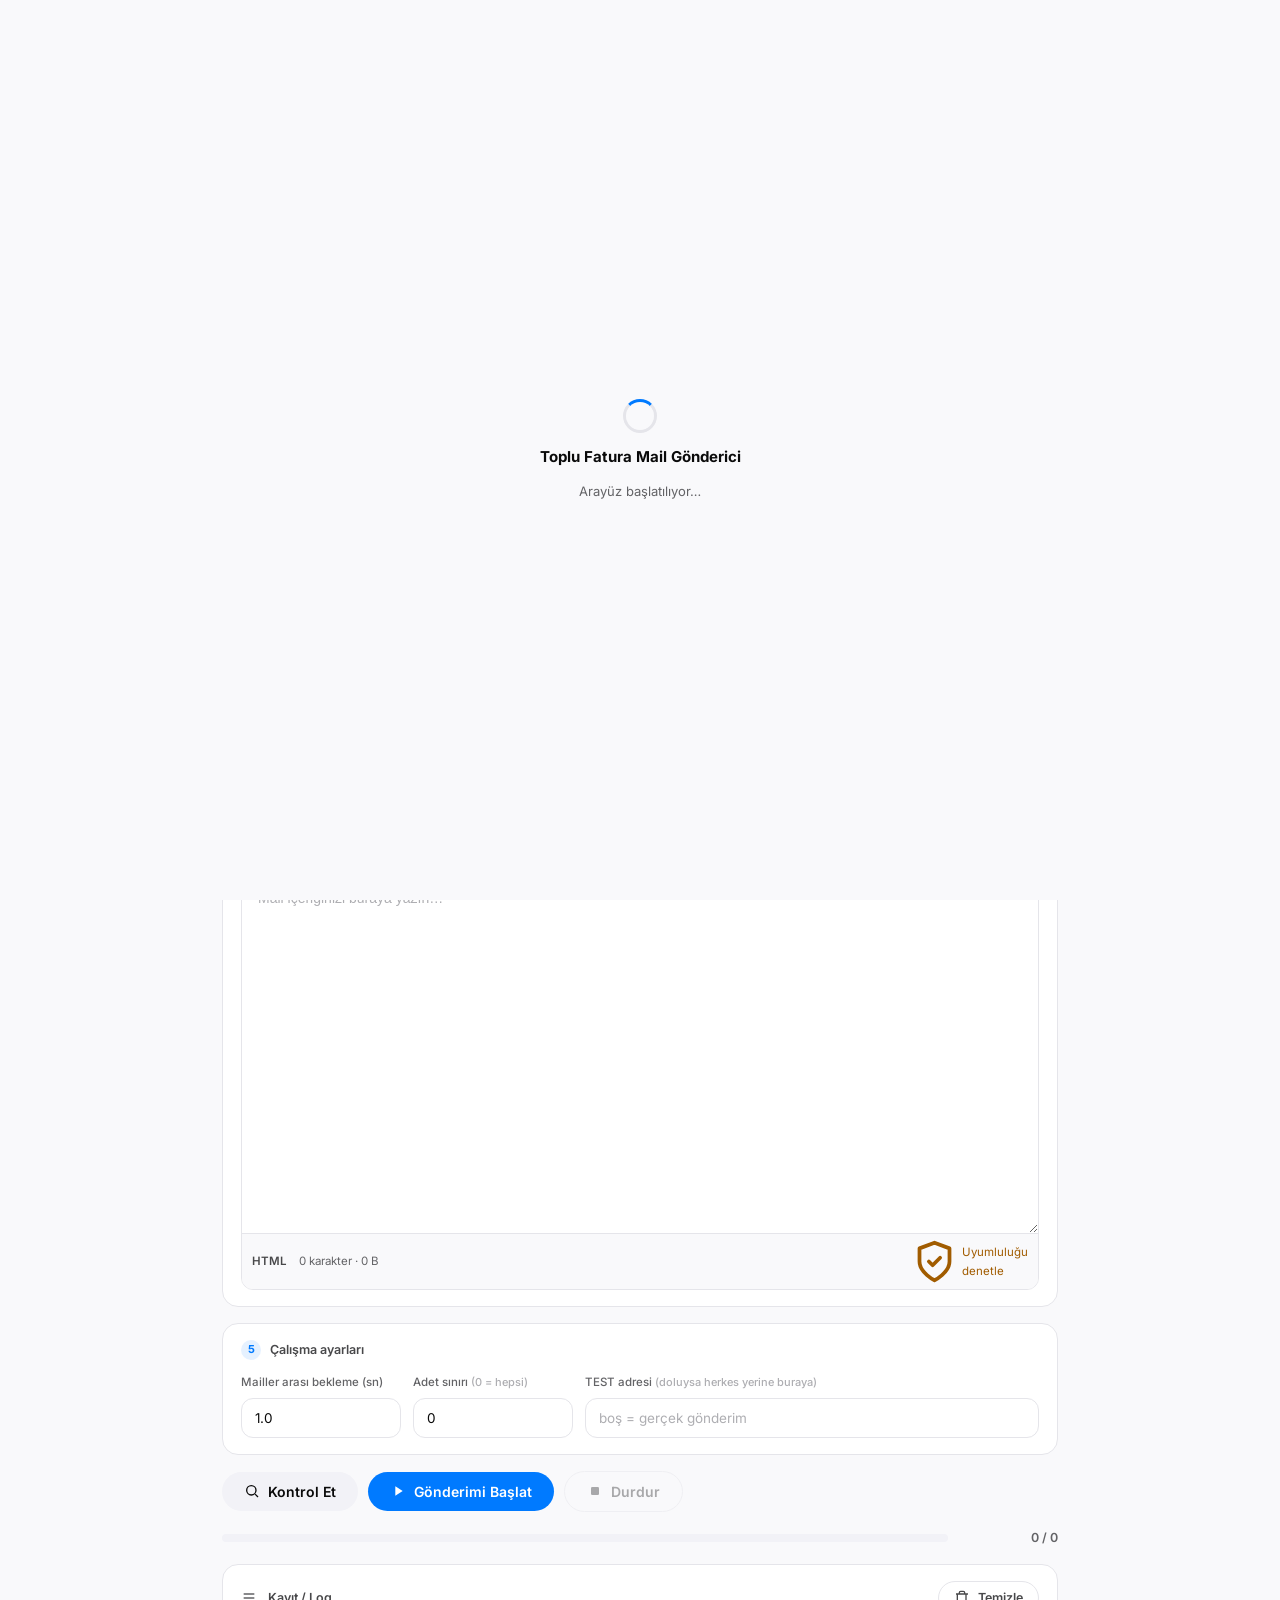
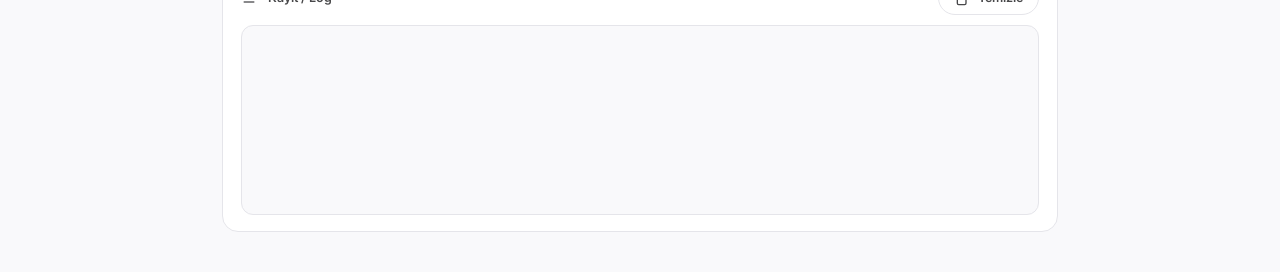
<file: Python/bulk-mail-sender/web/index.html>
<!doctype html>
<html lang="tr">
<head>
  <meta charset="utf-8" />
  <meta name="viewport" content="width=device-width, initial-scale=1" />
  <meta name="theme-color" content="#007AFF" />
  <title>Toplu Fatura Mail Gönderici</title>
  <link rel="stylesheet" href="theme.css" />
  <link rel="stylesheet" href="editor.css" />
</head>
<body>
  <!-- Açılış perdesi: HTML ayrıştırılır ayrıştırılmaz görünür. Pencere hiçbir
       zaman boş/donmuş görünmez; köprü kurulamazsa nedenini burada yazar. -->
  <div class="boot" id="boot">
    <div class="boot-card">
      <div class="boot-spin"></div>
      <div class="boot-title">Toplu Fatura Mail Gönderici</div>
      <div class="boot-msg" id="boot-msg">Arayüz başlatılıyor…</div>
    </div>
  </div>

  <!-- Üst bar -->
  <div class="topbar">
    <div class="brand">
      <div>
        <div class="brand-title">Toplu Fatura Mail Gönderici</div>
        <div class="brand-sub">Excel listesinden otomatik fatura gönderimi</div>
      </div>
    </div>
    <div id="status" class="status-badge"><span class="dot"></span> Hazır</div>
  </div>

  <div class="wrap">

    <!-- 1) Excel dosyası -->
    <div class="card">
      <div class="card-label"><span class="num">1</span> Excel dosyası</div>
      <div class="row">
        <input type="text" id="xlsx" placeholder="Excel dosyası seçilmedi" readonly style="flex:1" />
        <button class="btn btn-ghost btn-sm" id="btn-browse">
          <svg viewBox="0 0 24 24" fill="none" stroke="currentColor" stroke-width="2"><path d="M3 7a2 2 0 012-2h4l2 2h8a2 2 0 012 2v8a2 2 0 01-2 2H5a2 2 0 01-2-2V7z"/></svg>
          Gözat
        </button>
        <button class="btn btn-ghost btn-sm" id="btn-read">
          <svg viewBox="0 0 24 24" fill="none" stroke="currentColor" stroke-width="2"><path d="M4 6h16M4 12h16M4 18h10"/></svg>
          Sütunları Oku
        </button>
      </div>
    </div>

    <!-- 2) Sütun eşleme -->
    <div class="card">
      <div class="card-label"><span class="num">2</span> Sütun eşleme</div>
      <div class="row">
        <div class="field" style="max-width:200px">
          <span class="field-label">Sayfa (sheet)</span>
          <select id="sheet"></select>
        </div>
        <div class="field">
          <span class="field-label">E-posta sütunu</span>
          <select id="email-col"></select>
        </div>
        <div class="field">
          <span class="field-label">Ek (dosya yolu) sütunu <span class="hint">(isteğe bağlı)</span></span>
          <select id="attach-col"></select>
        </div>
      </div>
    </div>

    <!-- 3) Gönderim yöntemi -->
    <div class="card">
      <div class="card-label"><span class="num">3</span> Gönderim yöntemi</div>
      <div class="row" style="justify-content:space-between">
        <div class="seg" id="method-seg">
          <button data-method="outlook" class="on">Outlook (masaüstü)</button>
          <button data-method="smtp">SMTP sunucusu</button>
        </div>
        <div class="field" style="max-width:300px">
          <span class="field-label">Gönderen adres</span>
          <input type="text" id="sender" placeholder="ornek@sirket.com" />
        </div>
      </div>

      <div class="smtp-panel hidden" id="smtp-panel">
        <div class="row">
          <div class="field"><span class="field-label">Sunucu</span><input type="text" id="smtp-host" placeholder="smtp.sirket.com" /></div>
          <div class="field" style="max-width:110px"><span class="field-label">Port</span><input type="number" id="smtp-port" value="587" /></div>
          <div class="field" style="max-width:150px"><span class="field-label">Güvenlik</span>
            <select id="smtp-security"><option value="starttls">starttls</option><option value="ssl">ssl</option><option value="none">none</option></select>
          </div>
        </div>
        <div class="row" style="margin-top:12px">
          <div class="field"><span class="field-label">Kullanıcı</span><input type="text" id="smtp-user" placeholder="kullanıcı adı" /></div>
          <div class="field"><span class="field-label">Şifre <span class="hint">(kaydedilir)</span></span><input type="password" id="smtp-pass" placeholder="••••••••" /></div>
        </div>
      </div>
    </div>

    <!-- 4) Mail içeriği -->
    <div class="card">
      <div class="card-label" style="justify-content:space-between">
        <span style="display:flex;align-items:center;gap:9px"><span class="num">4</span> Mail içeriği</span>
        <label class="check">
          <!-- Öntanımlı İŞARETLİ: editör de HTML kipinde açılır. İkisi
               ayrışırsa gövde HTML üretilip düz metin olarak gönderilir. -->
          <input type="checkbox" id="is-html" checked />
          <span class="box"><svg viewBox="0 0 24 24" fill="none" stroke="currentColor" stroke-width="3"><path d="M20 6L9 17l-5-5"/></svg></span>
          İçerik HTML
        </label>
      </div>
      <!-- Kopya alıcılar: sabit adres ya da {Sütun}; birden çok adres ; ile.
           TEST modunda kullanılmaz (bkz. core.run_job). -->
      <div class="row" style="margin-bottom:12px;align-items:flex-start">
        <div class="field" style="min-width:260px">
          <span class="field-label">CC <span class="hint">(isteğe bağlı — birden çok adres ; ile)</span></span>
          <div class="row" style="gap:8px;flex-wrap:nowrap">
            <input type="text" id="cc" placeholder="Örn. muhasebe@sirket.com; {Yetkili E-posta}" style="flex:1" />
            <button class="btn btn-ghost btn-sm" id="btn-cc-field" title="CC'ye Excel sütunu ekle">
              <svg viewBox="0 0 24 24" fill="none" stroke="currentColor" stroke-width="2" stroke-linecap="round" stroke-linejoin="round"><path d="M8 3H6a2 2 0 00-2 2v4l-2 3 2 3v4a2 2 0 002 2h2M16 3h2a2 2 0 012 2v4l2 3-2 3v4a2 2 0 01-2 2h-2"/></svg>
              Alan
            </button>
          </div>
        </div>
        <div class="field" style="min-width:260px">
          <span class="field-label">BCC <span class="hint">(gizli kopya — alıcı görmez)</span></span>
          <div class="row" style="gap:8px;flex-wrap:nowrap">
            <input type="text" id="bcc" placeholder="Örn. arsiv@sirket.com" style="flex:1" />
            <button class="btn btn-ghost btn-sm" id="btn-bcc-field" title="BCC'ye Excel sütunu ekle">
              <svg viewBox="0 0 24 24" fill="none" stroke="currentColor" stroke-width="2" stroke-linecap="round" stroke-linejoin="round"><path d="M8 3H6a2 2 0 00-2 2v4l-2 3 2 3v4a2 2 0 002 2h2M16 3h2a2 2 0 012 2v4l2 3-2 3v4a2 2 0 01-2 2h-2"/></svg>
              Alan
            </button>
          </div>
        </div>
      </div>
      <div class="field" style="margin-bottom:12px">
        <span class="field-label">Konu <span class="hint">({Sütun} yazarak kişiselleştirebilirsiniz)</span></span>
        <div class="row" style="gap:8px;flex-wrap:nowrap">
          <input type="text" id="subject" placeholder="Örn. {Fatura No} numaralı faturanız" style="flex:1" />
          <button class="btn btn-ghost btn-sm" id="btn-subject-field" title="Konuya Excel sütunu ekle">
            <svg viewBox="0 0 24 24" fill="none" stroke="currentColor" stroke-width="2" stroke-linecap="round" stroke-linejoin="round"><path d="M8 3H6a2 2 0 00-2 2v4l-2 3 2 3v4a2 2 0 002 2h2M16 3h2a2 2 0 012 2v4l2 3-2 3v4a2 2 0 01-2 2h-2"/></svg>
            Alan
          </button>
        </div>
      </div>
      <div class="field">
        <span class="field-label">İçerik</span>
        <div id="editor-mount"></div>
      </div>
    </div>

    <!-- 5) Çalışma ayarları -->
    <div class="card">
      <div class="card-label"><span class="num">5</span> Çalışma ayarları</div>
      <div class="row">
        <div class="field" style="max-width:160px" title="İki mailin başlangıcı arasındaki en az süre. Gönderimin kendisi bu süreden düşülür: 1 sn'lik sınırda gönderim 0,8 sn sürdüyse yalnızca 0,2 sn beklenir.">
          <span class="field-label">Mailler arası bekleme (sn)</span>
          <input type="number" id="delay" value="1.0" step="0.1" min="0" />
        </div>
        <div class="field" style="max-width:160px">
          <span class="field-label">Adet sınırı <span class="hint">(0 = hepsi)</span></span>
          <input type="number" id="limit" value="0" min="0" />
        </div>
        <div class="field">
          <span class="field-label">TEST adresi <span class="hint">(doluysa herkes yerine buraya)</span></span>
          <input type="text" id="test" placeholder="boş = gerçek gönderim" />
        </div>
      </div>
    </div>

    <!-- Aksiyonlar -->
    <div class="actions">
      <button class="btn btn-secondary" id="btn-check">
        <svg viewBox="0 0 24 24" fill="none" stroke="currentColor" stroke-width="2"><circle cx="11" cy="11" r="7"/><path d="M21 21l-4.3-4.3"/></svg>
        Kontrol Et
      </button>
      <button class="btn btn-primary" id="btn-start">
        <svg viewBox="0 0 24 24" fill="currentColor"><path d="M8 5v14l11-7z"/></svg>
        Gönderimi Başlat
      </button>
      <button class="btn btn-outline" id="btn-stop" disabled>
        <svg viewBox="0 0 24 24" fill="currentColor"><rect x="6" y="6" width="12" height="12" rx="2"/></svg>
        Durdur
      </button>
    </div>
    <div class="progress-row">
      <div class="track"><div class="fill" id="fill"></div></div>
      <span class="count" id="count">0 / 0</span>
    </div>

    <!-- Log -->
    <div class="card">
      <div class="log-head">
        <div class="card-label" style="margin-bottom:0"><svg width="16" height="16" viewBox="0 0 24 24" fill="none" stroke="var(--gray-500)" stroke-width="2" style="margin-right:2px"><path d="M4 6h16M4 12h16M4 18h16"/></svg> Kayıt / Log</div>
        <button class="btn btn-outline btn-sm" id="btn-clear-log">
          <svg viewBox="0 0 24 24" fill="none" stroke="currentColor" stroke-width="2"><path d="M3 6h18M8 6V4a2 2 0 012-2h4a2 2 0 012 2v2m2 0v14a2 2 0 01-2 2H7a2 2 0 01-2-2V6"/></svg>
          Temizle
        </button>
      </div>
      <div class="log" id="log"></div>
    </div>

  </div>

  <!-- Bildirim ve onay katmanları -->
  <div class="toast-wrap" id="toast-wrap"></div>
  <div class="modal-backdrop hidden" id="modal">
    <div class="modal">
      <h3 id="modal-title">Onay</h3>
      <div class="modal-body" id="modal-body"></div>
      <div class="modal-actions">
        <button class="btn btn-secondary btn-sm" id="modal-cancel">Vazgeç</button>
        <button class="btn btn-primary btn-sm" id="modal-ok">Başlat</button>
      </div>
    </div>
  </div>

  <script src="editor.js"></script>
  <script src="app.js"></script>
</body>
</html>
</file>
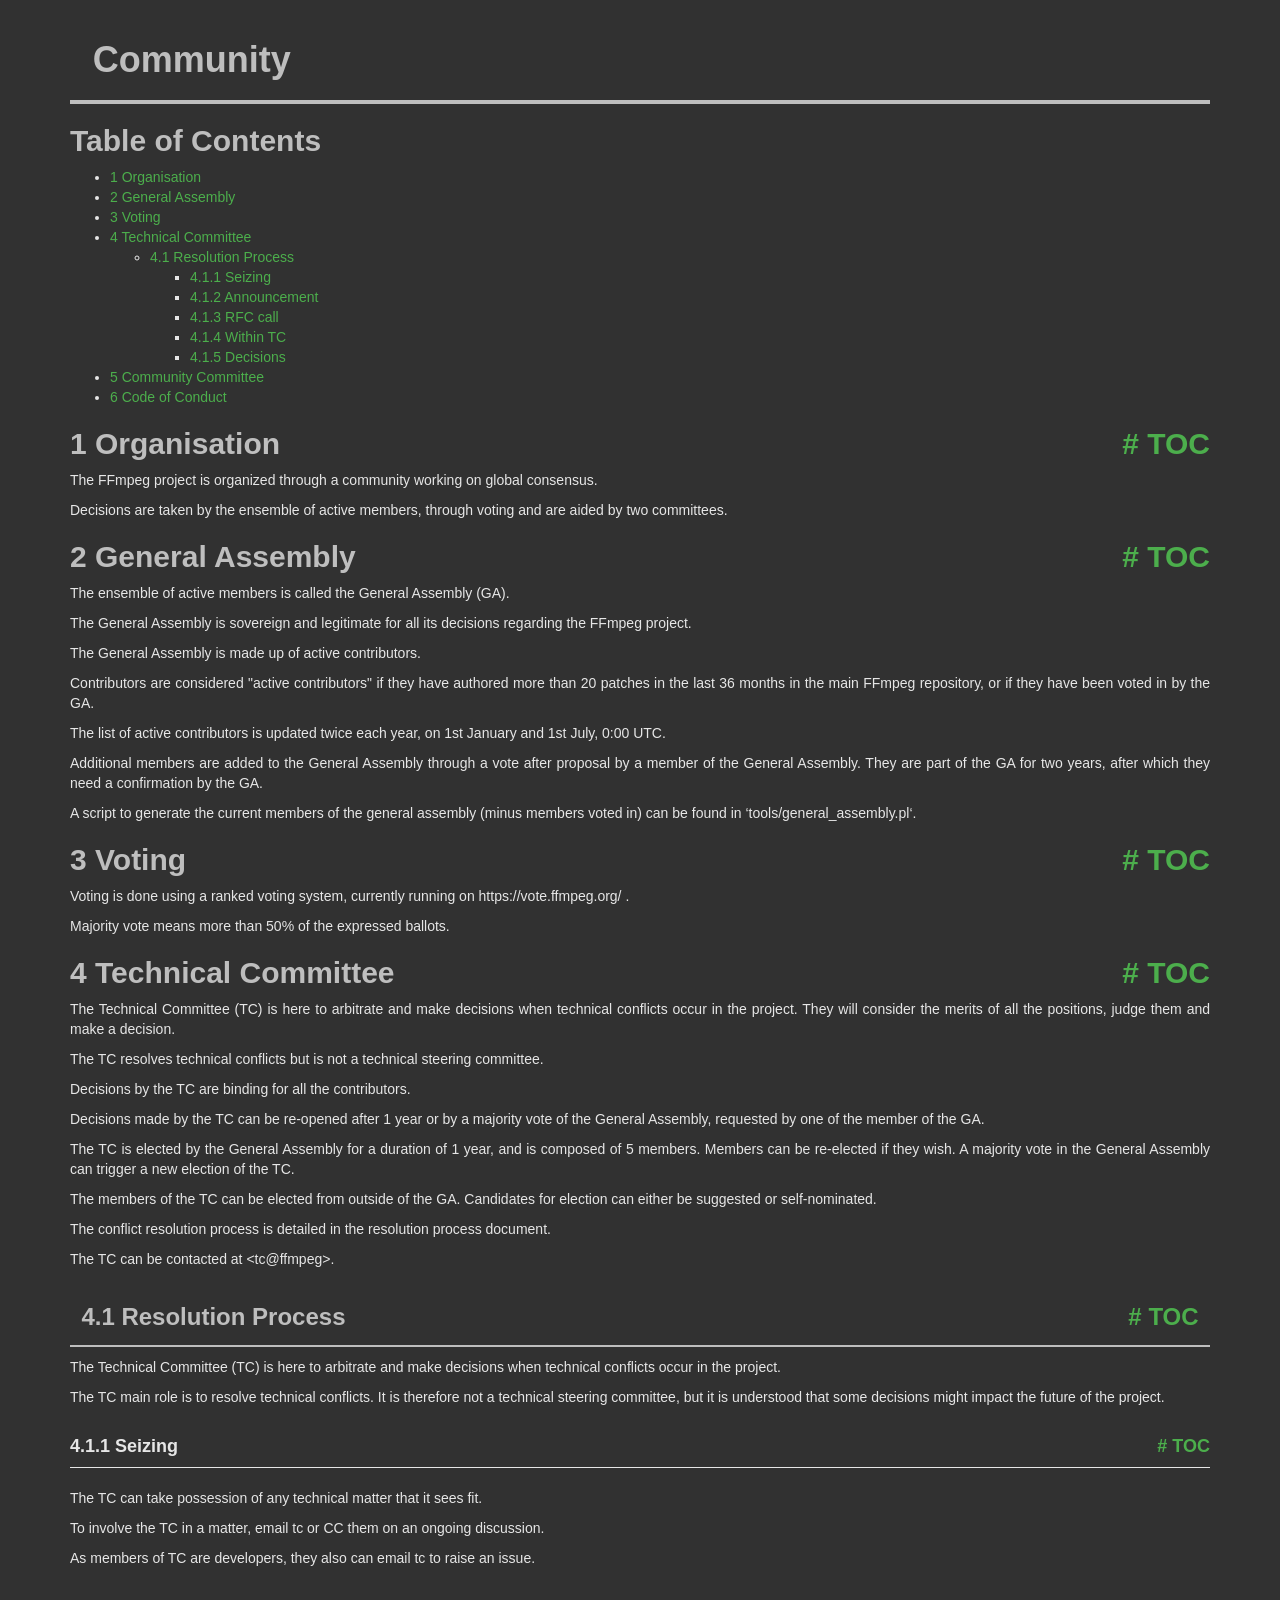
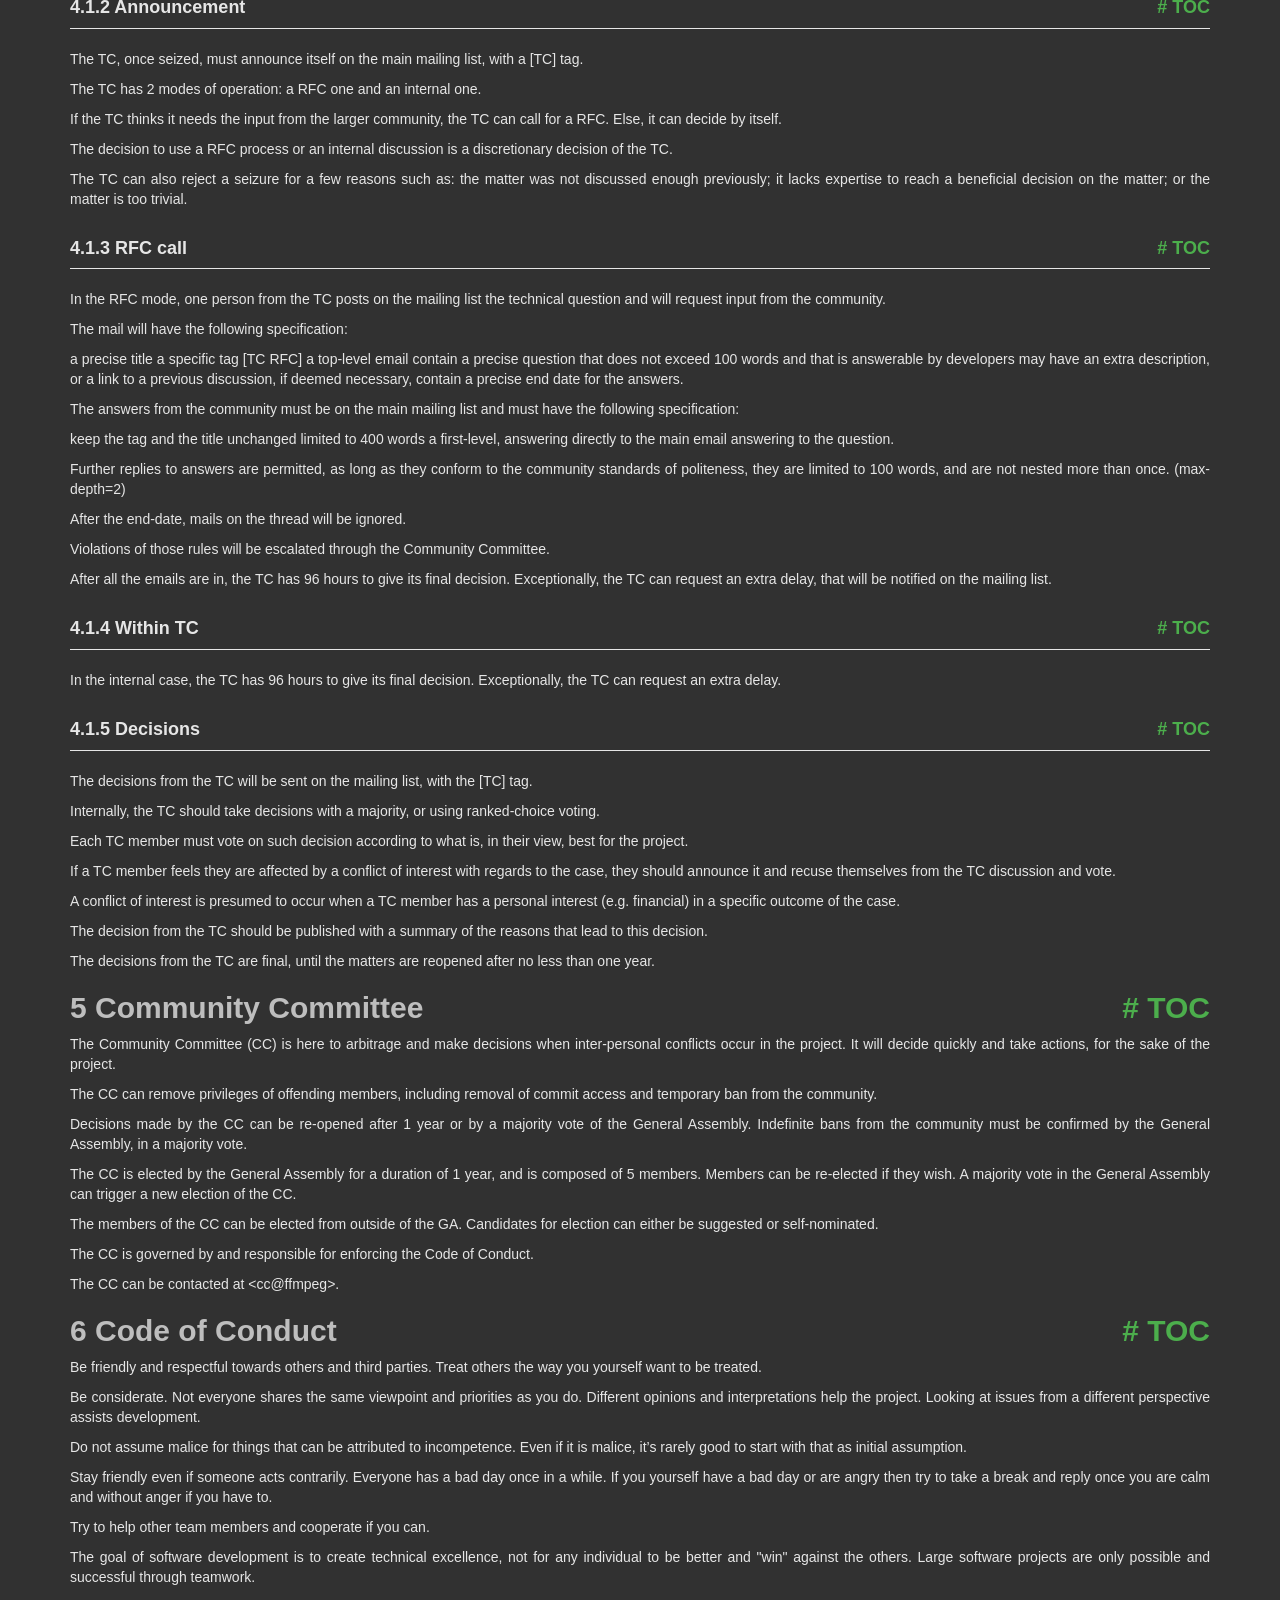
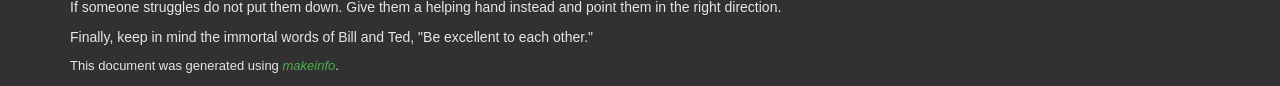
<file: Python/youtube-downloader/ffmpeg/doc/community.html>
<!DOCTYPE html PUBLIC "-//W3C//DTD HTML 4.01 Transitional//EN" "http://www.w3.org/TR/html4/loose.dtd">
<html>
<!-- Created by , GNU Texinfo 7.1 -->
  <head>
    <meta charset="utf-8">
    <title>
      Community
    </title>
    <meta name="viewport" content="width=device-width,initial-scale=1.0">
    <link rel="stylesheet" type="text/css" href="bootstrap.min.css">
    <link rel="stylesheet" type="text/css" href="style.min.css">
  </head>
  <body>
    <div class="container">
      <h1>
      Community
      </h1>


<a name="SEC_Top"></a>

<div class="element-contents" id="SEC_Contents">
<h2 class="contents-heading">Table of Contents</h2>

<div class="contents">

<ul class="toc-numbered-mark">
  <li><a id="toc-Organisation-1" href="#Organisation-1">1 Organisation</a></li>
  <li><a id="toc-General-Assembly-1" href="#General-Assembly-1">2 General Assembly</a></li>
  <li><a id="toc-Voting-1" href="#Voting-1">3 Voting</a></li>
  <li><a id="toc-Technical-Committee-1" href="#Technical-Committee-1">4 Technical Committee</a>
  <ul class="toc-numbered-mark">
    <li><a id="toc-Resolution-Process-1" href="#Resolution-Process-1">4.1 Resolution Process</a>
    <ul class="toc-numbered-mark">
      <li><a id="toc-Seizing" href="#Seizing">4.1.1 Seizing</a></li>
      <li><a id="toc-Announcement" href="#Announcement">4.1.2 Announcement</a></li>
      <li><a id="toc-RFC-call" href="#RFC-call">4.1.3 RFC call</a></li>
      <li><a id="toc-Within-TC" href="#Within-TC">4.1.4 Within TC</a></li>
      <li><a id="toc-Decisions" href="#Decisions">4.1.5 Decisions</a></li>
    </ul></li>
  </ul></li>
  <li><a id="toc-Community-Committee-1" href="#Community-Committee-1">5 Community Committee</a></li>
  <li><a id="toc-Code-of-Conduct-1" href="#Code-of-Conduct-1">6 Code of Conduct</a></li>
</ul>
</div>
</div>

<a class="anchor" id="Organisation"></a><a name="Organisation-1"></a>
<h2 class="chapter">1 Organisation<span class="pull-right"><a class="anchor hidden-xs" href="#Organisation-1" aria-hidden="true">#</a> <a class="anchor hidden-xs"href="#toc-Organisation-1" aria-hidden="true">TOC</a></span></h2>

<p>The FFmpeg project is organized through a community working on global consensus.
</p>
<p>Decisions are taken by the ensemble of active members, through voting and are aided by two committees.
</p>
<a class="anchor" id="General-Assembly"></a><a name="General-Assembly-1"></a>
<h2 class="chapter">2 General Assembly<span class="pull-right"><a class="anchor hidden-xs" href="#General-Assembly-1" aria-hidden="true">#</a> <a class="anchor hidden-xs"href="#toc-General-Assembly-1" aria-hidden="true">TOC</a></span></h2>

<p>The ensemble of active members is called the General Assembly (GA).
</p>
<p>The General Assembly is sovereign and legitimate for all its decisions regarding the FFmpeg project.
</p>
<p>The General Assembly is made up of active contributors.
</p>
<p>Contributors are considered &quot;active contributors&quot; if they have authored more than 20 patches in the last 36 months in the main FFmpeg repository, or if they have been voted in by the GA.
</p>
<p>The list of active contributors is updated twice each year, on 1st January and 1st July, 0:00 UTC.
</p>
<p>Additional members are added to the General Assembly through a vote after proposal by a member of the General Assembly. They are part of the GA for two years, after which they need a confirmation by the GA.
</p>
<p>A script to generate the current members of the general assembly (minus members voted in) can be found in &lsquo;tools/general_assembly.pl&lsquo;.
</p>
<a class="anchor" id="Voting"></a><a name="Voting-1"></a>
<h2 class="chapter">3 Voting<span class="pull-right"><a class="anchor hidden-xs" href="#Voting-1" aria-hidden="true">#</a> <a class="anchor hidden-xs"href="#toc-Voting-1" aria-hidden="true">TOC</a></span></h2>

<p>Voting is done using a ranked voting system, currently running on https://vote.ffmpeg.org/ .
</p>
<p>Majority vote means more than 50% of the expressed ballots.
</p>
<a class="anchor" id="Technical-Committee"></a><a name="Technical-Committee-1"></a>
<h2 class="chapter">4 Technical Committee<span class="pull-right"><a class="anchor hidden-xs" href="#Technical-Committee-1" aria-hidden="true">#</a> <a class="anchor hidden-xs"href="#toc-Technical-Committee-1" aria-hidden="true">TOC</a></span></h2>

<p>The Technical Committee (TC) is here to arbitrate and make decisions when technical conflicts occur in the project. They will consider the merits of all the positions, judge them and make a decision.
</p>
<p>The TC resolves technical conflicts but is not a technical steering committee.
</p>
<p>Decisions by the TC are binding for all the contributors.
</p>
<p>Decisions made by the TC can be re-opened after 1 year or by a majority vote of the General Assembly, requested by one of the member of the GA.
</p>
<p>The TC is elected by the General Assembly for a duration of 1 year, and is composed of 5 members. Members can be re-elected if they wish. A majority vote in the General Assembly can trigger a new election of the TC.
</p>
<p>The members of the TC can be elected from outside of the GA. Candidates for election can either be suggested or self-nominated.
</p>
<p>The conflict resolution process is detailed in the resolution process document.
</p>
<p>The TC can be contacted at &lt;tc@ffmpeg&gt;.
</p>
<a class="anchor" id="Resolution-Process"></a><a name="Resolution-Process-1"></a>
<h3 class="section">4.1 Resolution Process<span class="pull-right"><a class="anchor hidden-xs" href="#Resolution-Process-1" aria-hidden="true">#</a> <a class="anchor hidden-xs"href="#toc-Resolution-Process-1" aria-hidden="true">TOC</a></span></h3>

<p>The Technical Committee (TC) is here to arbitrate and make decisions when technical conflicts occur in the project.
</p>
<p>The TC main role is to resolve technical conflicts. It is therefore not a technical steering committee, but it is understood that some decisions might impact the future of the project.
</p>
<a name="Seizing"></a>
<h4 class="subsection">4.1.1 Seizing<span class="pull-right"><a class="anchor hidden-xs" href="#Seizing" aria-hidden="true">#</a> <a class="anchor hidden-xs"href="#toc-Seizing" aria-hidden="true">TOC</a></span></h4>

<p>The TC can take possession of any technical matter that it sees fit.
</p>
<p>To involve the TC in a matter, email tc&nbsp;or CC them on an ongoing discussion.
</p>
<p>As members of TC are developers, they also can email tc&nbsp;to raise an issue.
</p><a name="Announcement"></a>
<h4 class="subsection">4.1.2 Announcement<span class="pull-right"><a class="anchor hidden-xs" href="#Announcement" aria-hidden="true">#</a> <a class="anchor hidden-xs"href="#toc-Announcement" aria-hidden="true">TOC</a></span></h4>

<p>The TC, once seized, must announce itself on the main mailing list, with a [TC] tag.
</p>
<p>The TC has 2 modes of operation: a RFC one and an internal one.
</p>
<p>If the TC thinks it needs the input from the larger community, the TC can call for a RFC. Else, it can decide by itself.
</p>
<p>The decision to use a RFC process or an internal discussion is a discretionary decision of the TC.
</p>
<p>The TC can also reject a seizure for a few reasons such as: the matter was not discussed enough previously; it lacks expertise to reach a beneficial decision on the matter; or the matter is too trivial.
</p><a name="RFC-call"></a>
<h4 class="subsection">4.1.3 RFC call<span class="pull-right"><a class="anchor hidden-xs" href="#RFC-call" aria-hidden="true">#</a> <a class="anchor hidden-xs"href="#toc-RFC-call" aria-hidden="true">TOC</a></span></h4>

<p>In the RFC mode, one person from the TC posts on the mailing list the technical question and will request input from the community.
</p>
<p>The mail will have the following specification:
</p>
<p>a precise title
    a specific tag [TC RFC]
    a top-level email
    contain a precise question that does not exceed 100 words and that is answerable by developers
    may have an extra description, or a link to a previous discussion, if deemed necessary,
    contain a precise end date for the answers.
</p>
<p>The answers from the community must be on the main mailing list and must have the following specification:
</p>
<p>keep the tag and the title unchanged
    limited to 400 words
    a first-level, answering directly to the main email
    answering to the question.
</p>
<p>Further replies to answers are permitted, as long as they conform to the community standards of politeness, they are limited to 100 words, and are not nested more than once. (max-depth=2)
</p>
<p>After the end-date, mails on the thread will be ignored.
</p>
<p>Violations of those rules will be escalated through the Community Committee.
</p>
<p>After all the emails are in, the TC has 96 hours to give its final decision. Exceptionally, the TC can request an extra delay, that will be notified on the mailing list.
</p><a name="Within-TC"></a>
<h4 class="subsection">4.1.4 Within TC<span class="pull-right"><a class="anchor hidden-xs" href="#Within-TC" aria-hidden="true">#</a> <a class="anchor hidden-xs"href="#toc-Within-TC" aria-hidden="true">TOC</a></span></h4>

<p>In the internal case, the TC has 96 hours to give its final decision. Exceptionally, the TC can request an extra delay.
</p><a name="Decisions"></a>
<h4 class="subsection">4.1.5 Decisions<span class="pull-right"><a class="anchor hidden-xs" href="#Decisions" aria-hidden="true">#</a> <a class="anchor hidden-xs"href="#toc-Decisions" aria-hidden="true">TOC</a></span></h4>

<p>The decisions from the TC will be sent on the mailing list, with the [TC] tag.
</p>
<p>Internally, the TC should take decisions with a majority, or using ranked-choice voting.
</p>
<p>Each TC member must vote on such decision according to what is, in their view, best for the project.
</p>
<p>If a TC member feels they are affected by a conflict of interest with regards to the case, they should announce it and recuse themselves from the TC
discussion and vote.
</p>
<p>A conflict of interest is presumed to occur when a TC member has a personal interest (e.g. financial) in a specific outcome of the case.
</p>
<p>The decision from the TC should be published with a summary of the reasons that lead to this decision.
</p>
<p>The decisions from the TC are final, until the matters are reopened after no less than one year.
</p>
<a class="anchor" id="Community-Committee"></a><a name="Community-Committee-1"></a>
<h2 class="chapter">5 Community Committee<span class="pull-right"><a class="anchor hidden-xs" href="#Community-Committee-1" aria-hidden="true">#</a> <a class="anchor hidden-xs"href="#toc-Community-Committee-1" aria-hidden="true">TOC</a></span></h2>

<p>The Community Committee (CC) is here to arbitrage and make decisions when inter-personal conflicts occur in the project. It will decide quickly and take actions, for the sake of the project.
</p>
<p>The CC can remove privileges of offending members, including removal of commit access and temporary ban from the community.
</p>
<p>Decisions made by the CC can be re-opened after 1 year or by a majority vote of the General Assembly. Indefinite bans from the community must be confirmed by the General Assembly, in a majority vote.
</p>
<p>The CC is elected by the General Assembly for a duration of 1 year, and is composed of 5 members. Members can be re-elected if they wish. A majority vote in the General Assembly can trigger a new election of the CC.
</p>
<p>The members of the CC can be elected from outside of the GA. Candidates for election can either be suggested or self-nominated.
</p>
<p>The CC is governed by and responsible for enforcing the Code of Conduct.
</p>
<p>The CC can be contacted at &lt;cc@ffmpeg&gt;.
</p>
<a class="anchor" id="Code-of-Conduct"></a><a name="Code-of-Conduct-1"></a>
<h2 class="chapter">6 Code of Conduct<span class="pull-right"><a class="anchor hidden-xs" href="#Code-of-Conduct-1" aria-hidden="true">#</a> <a class="anchor hidden-xs"href="#toc-Code-of-Conduct-1" aria-hidden="true">TOC</a></span></h2>

<p>Be friendly and respectful towards others and third parties.
Treat others the way you yourself want to be treated.
</p>
<p>Be considerate. Not everyone shares the same viewpoint and priorities as you do.
Different opinions and interpretations help the project.
Looking at issues from a different perspective assists development.
</p>
<p>Do not assume malice for things that can be attributed to incompetence. Even if
it is malice, it&rsquo;s rarely good to start with that as initial assumption.
</p>
<p>Stay friendly even if someone acts contrarily. Everyone has a bad day
once in a while.
If you yourself have a bad day or are angry then try to take a break and reply
once you are calm and without anger if you have to.
</p>
<p>Try to help other team members and cooperate if you can.
</p>
<p>The goal of software development is to create technical excellence, not for any
individual to be better and &quot;win&quot; against the others. Large software projects
are only possible and successful through teamwork.
</p>
<p>If someone struggles do not put them down. Give them a helping hand
instead and point them in the right direction.
</p>
<p>Finally, keep in mind the immortal words of Bill and Ted,
&quot;Be excellent to each other.&quot;
</p>
      <p style="font-size: small;">
        This document was generated using <a class="uref" href="https://www.gnu.org/software/texinfo/"><em class="emph">makeinfo</em></a>.
      </p>
    </div>
  </body>
</html>
</file>
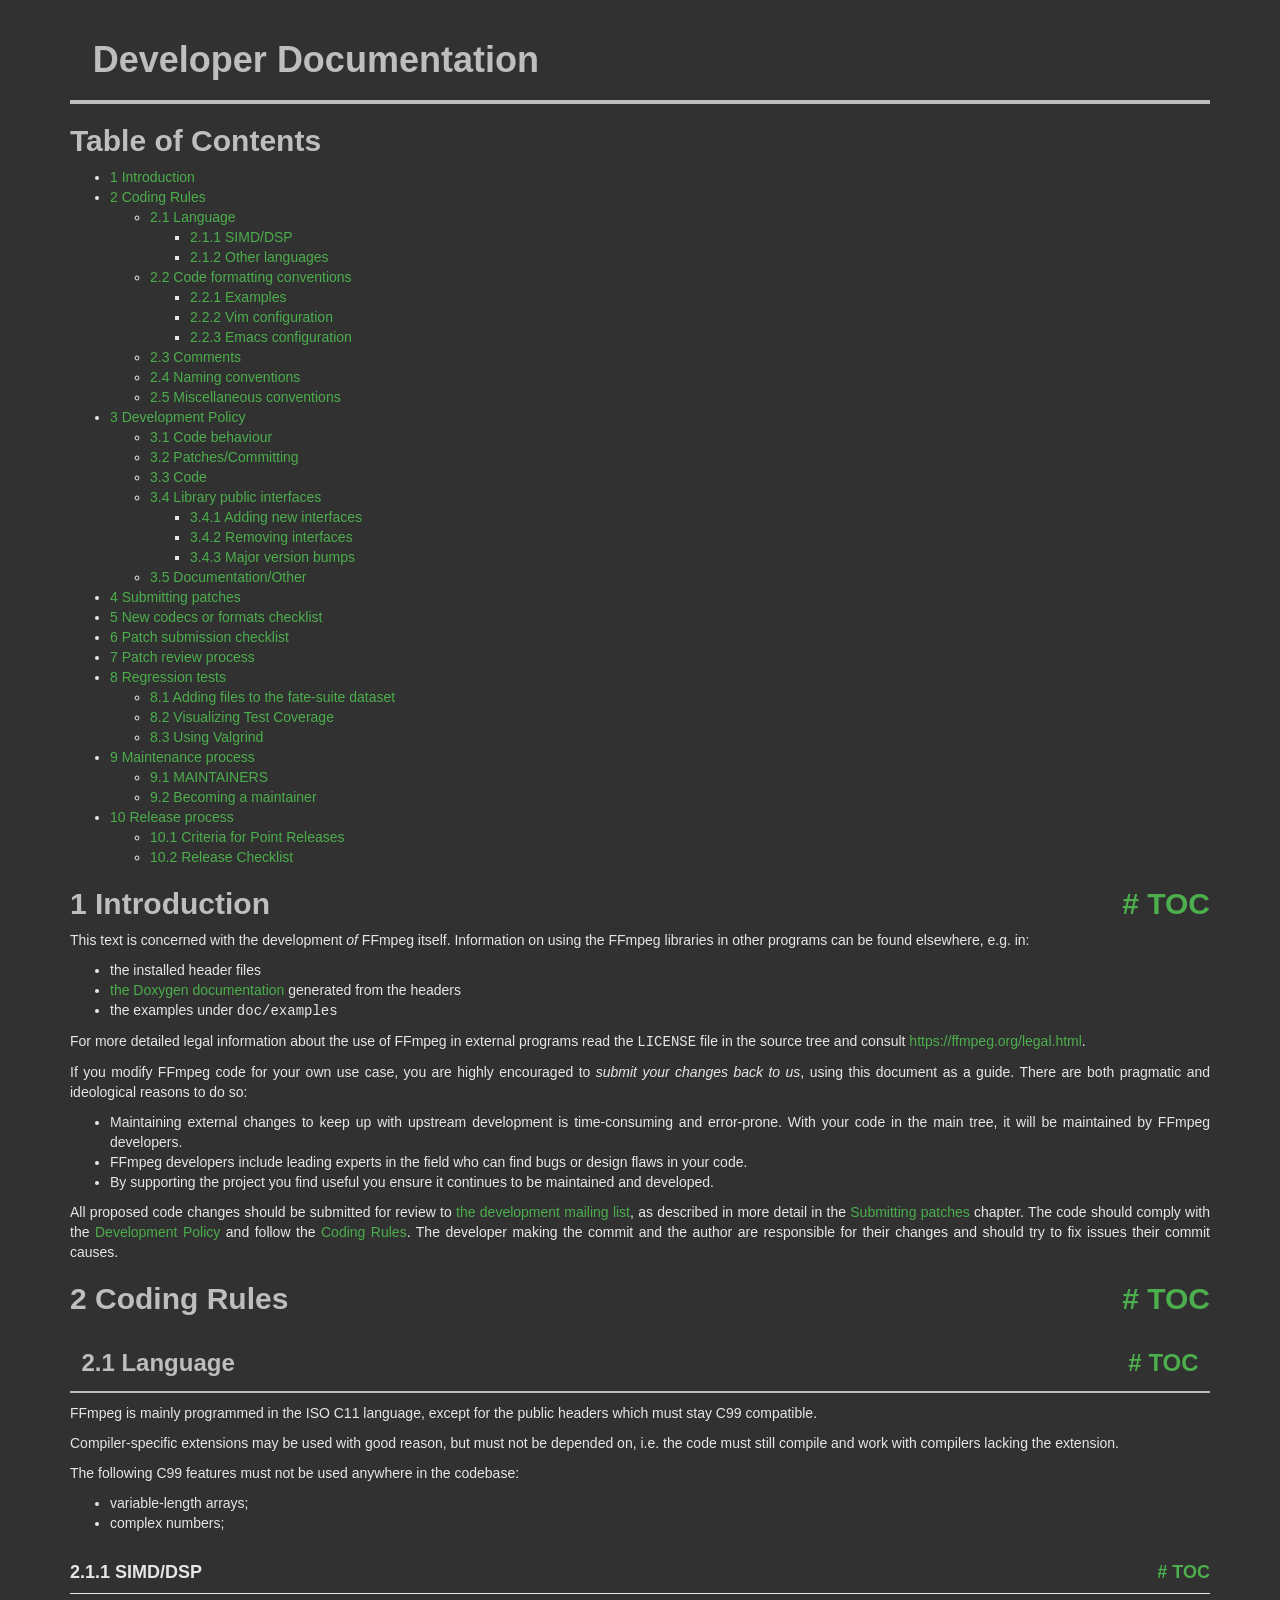
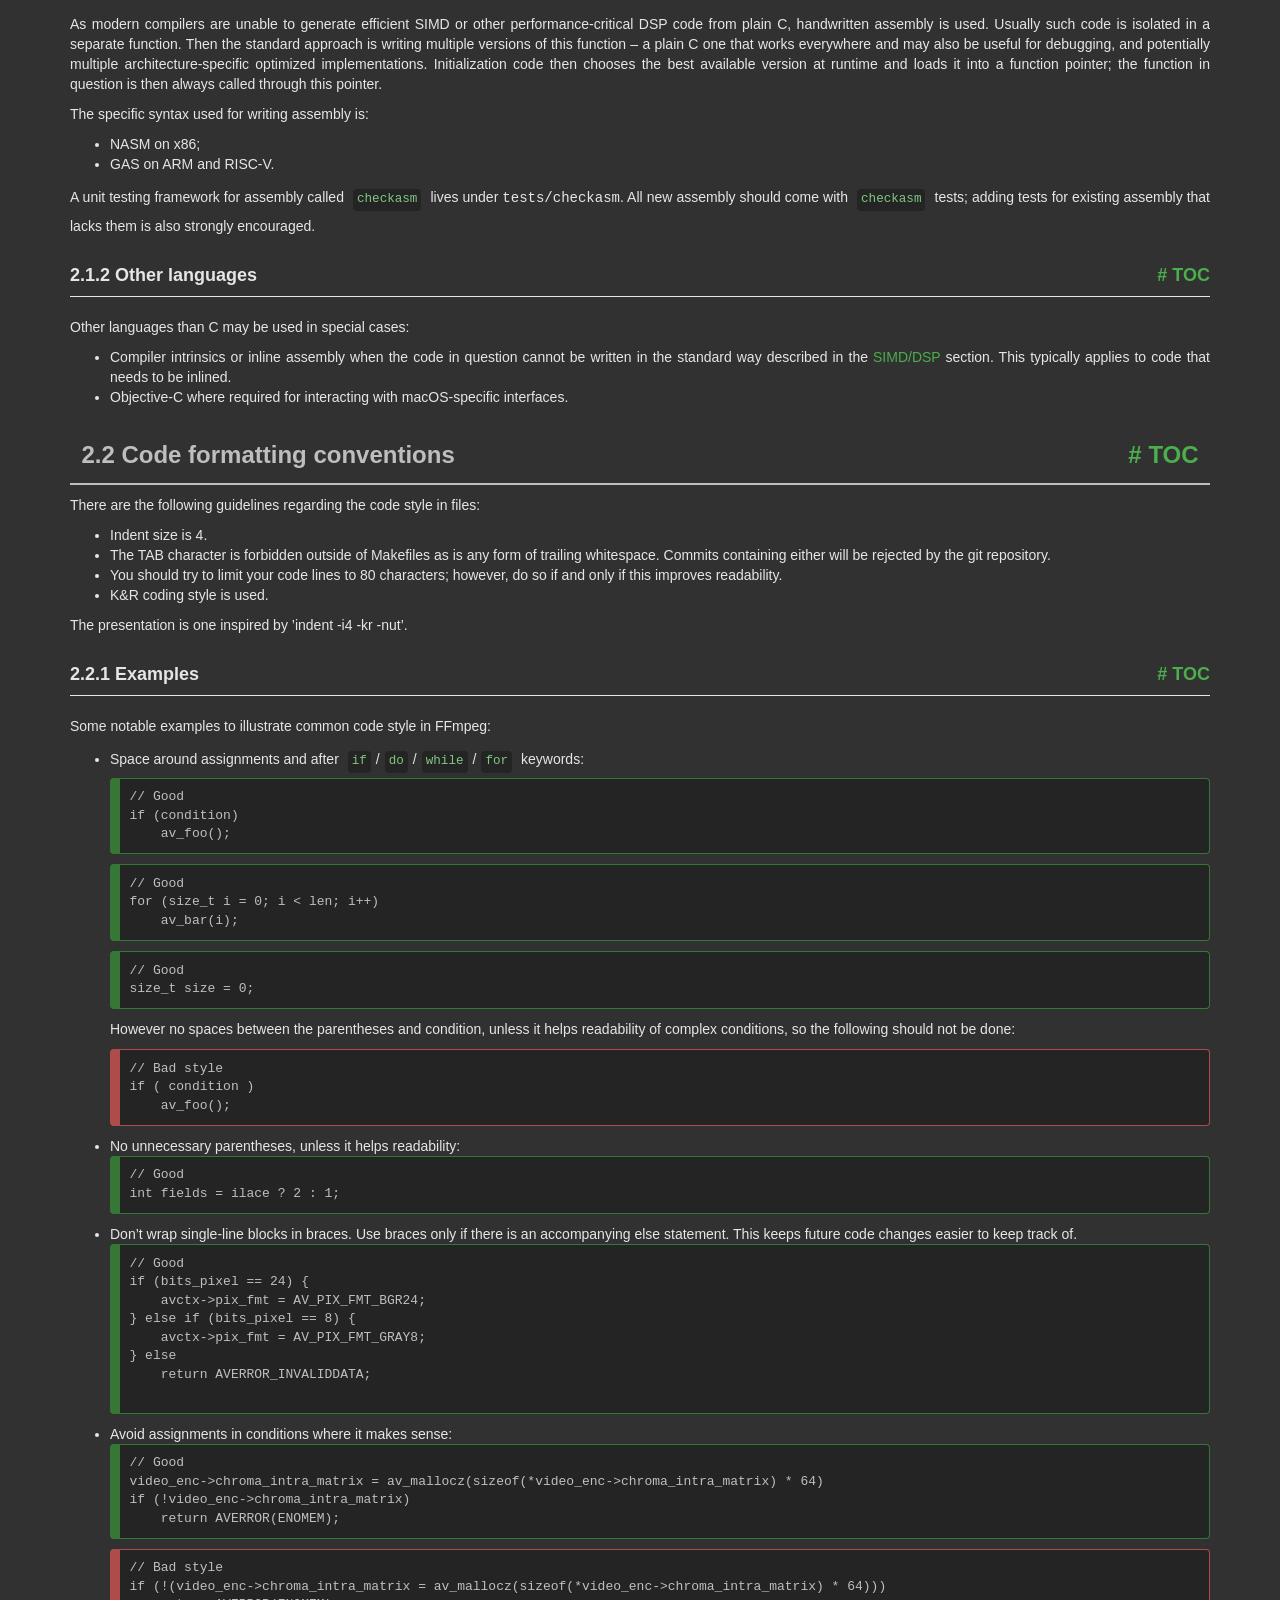
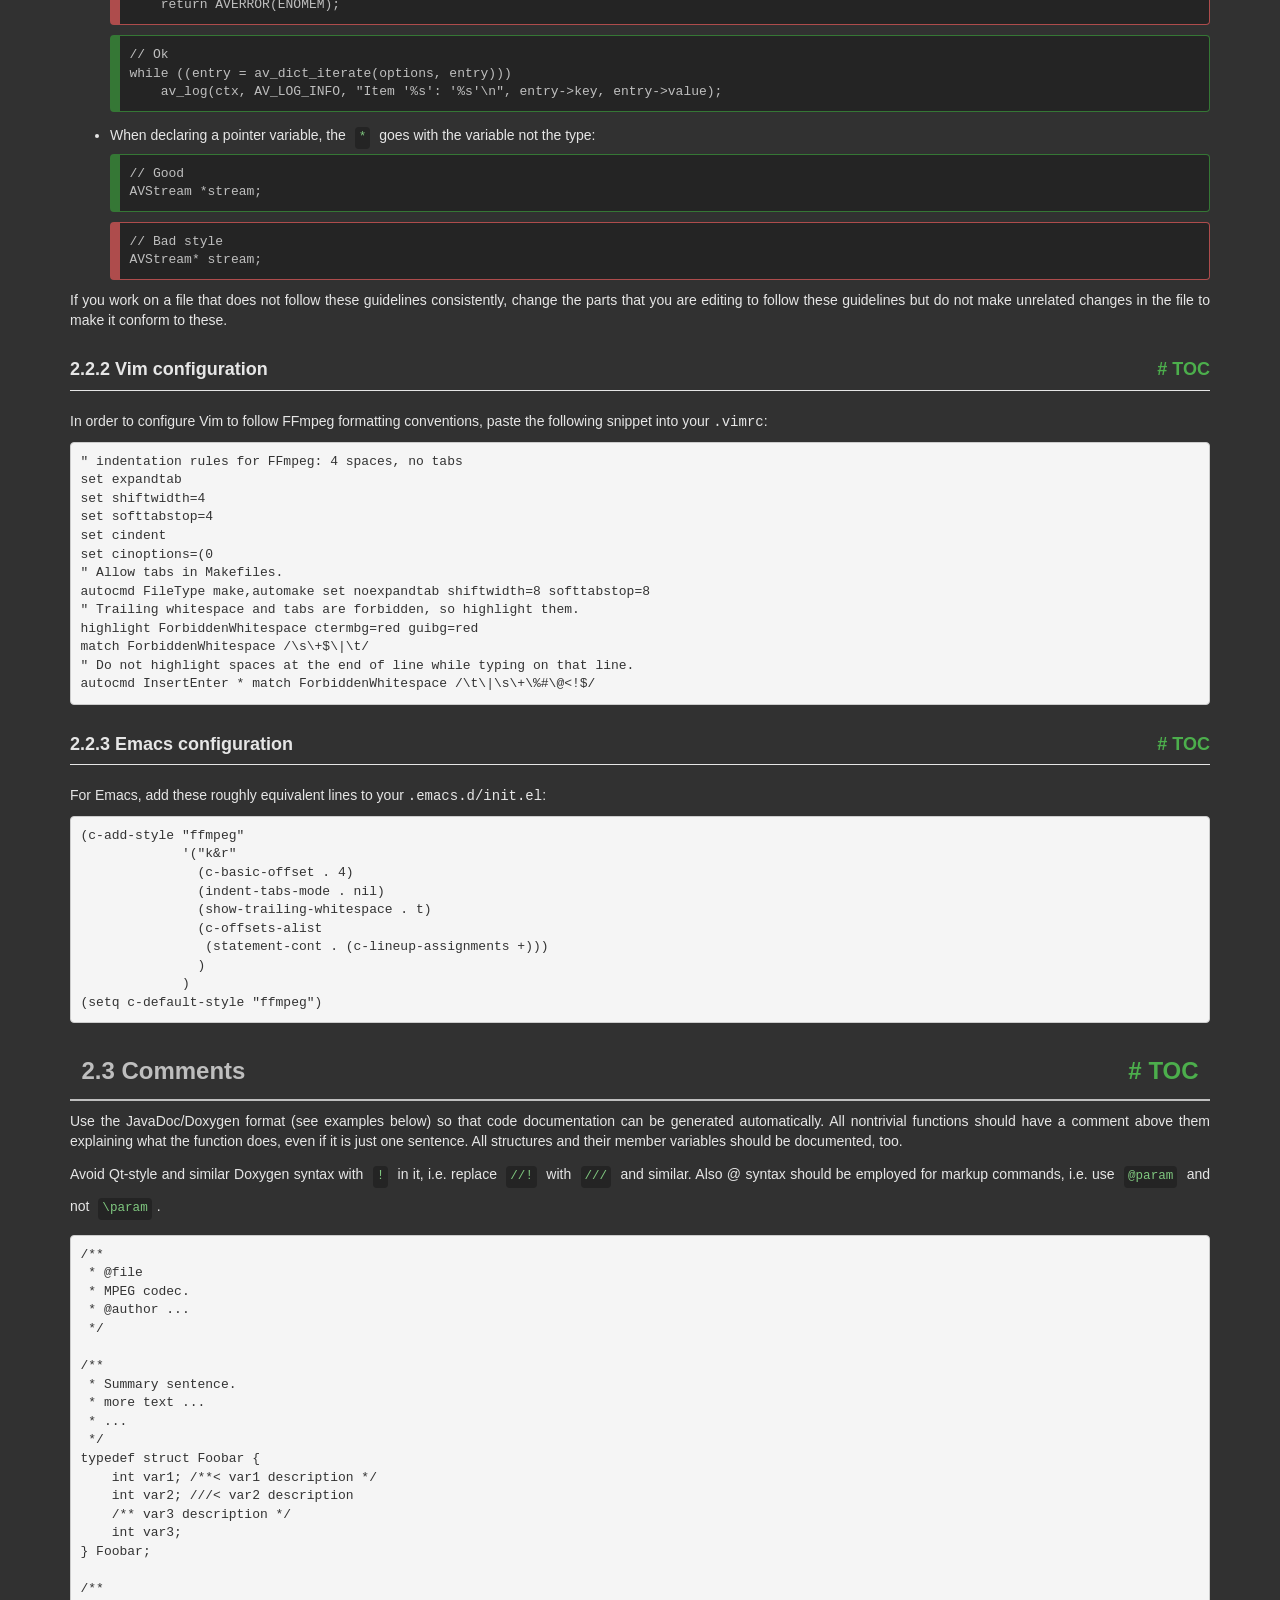
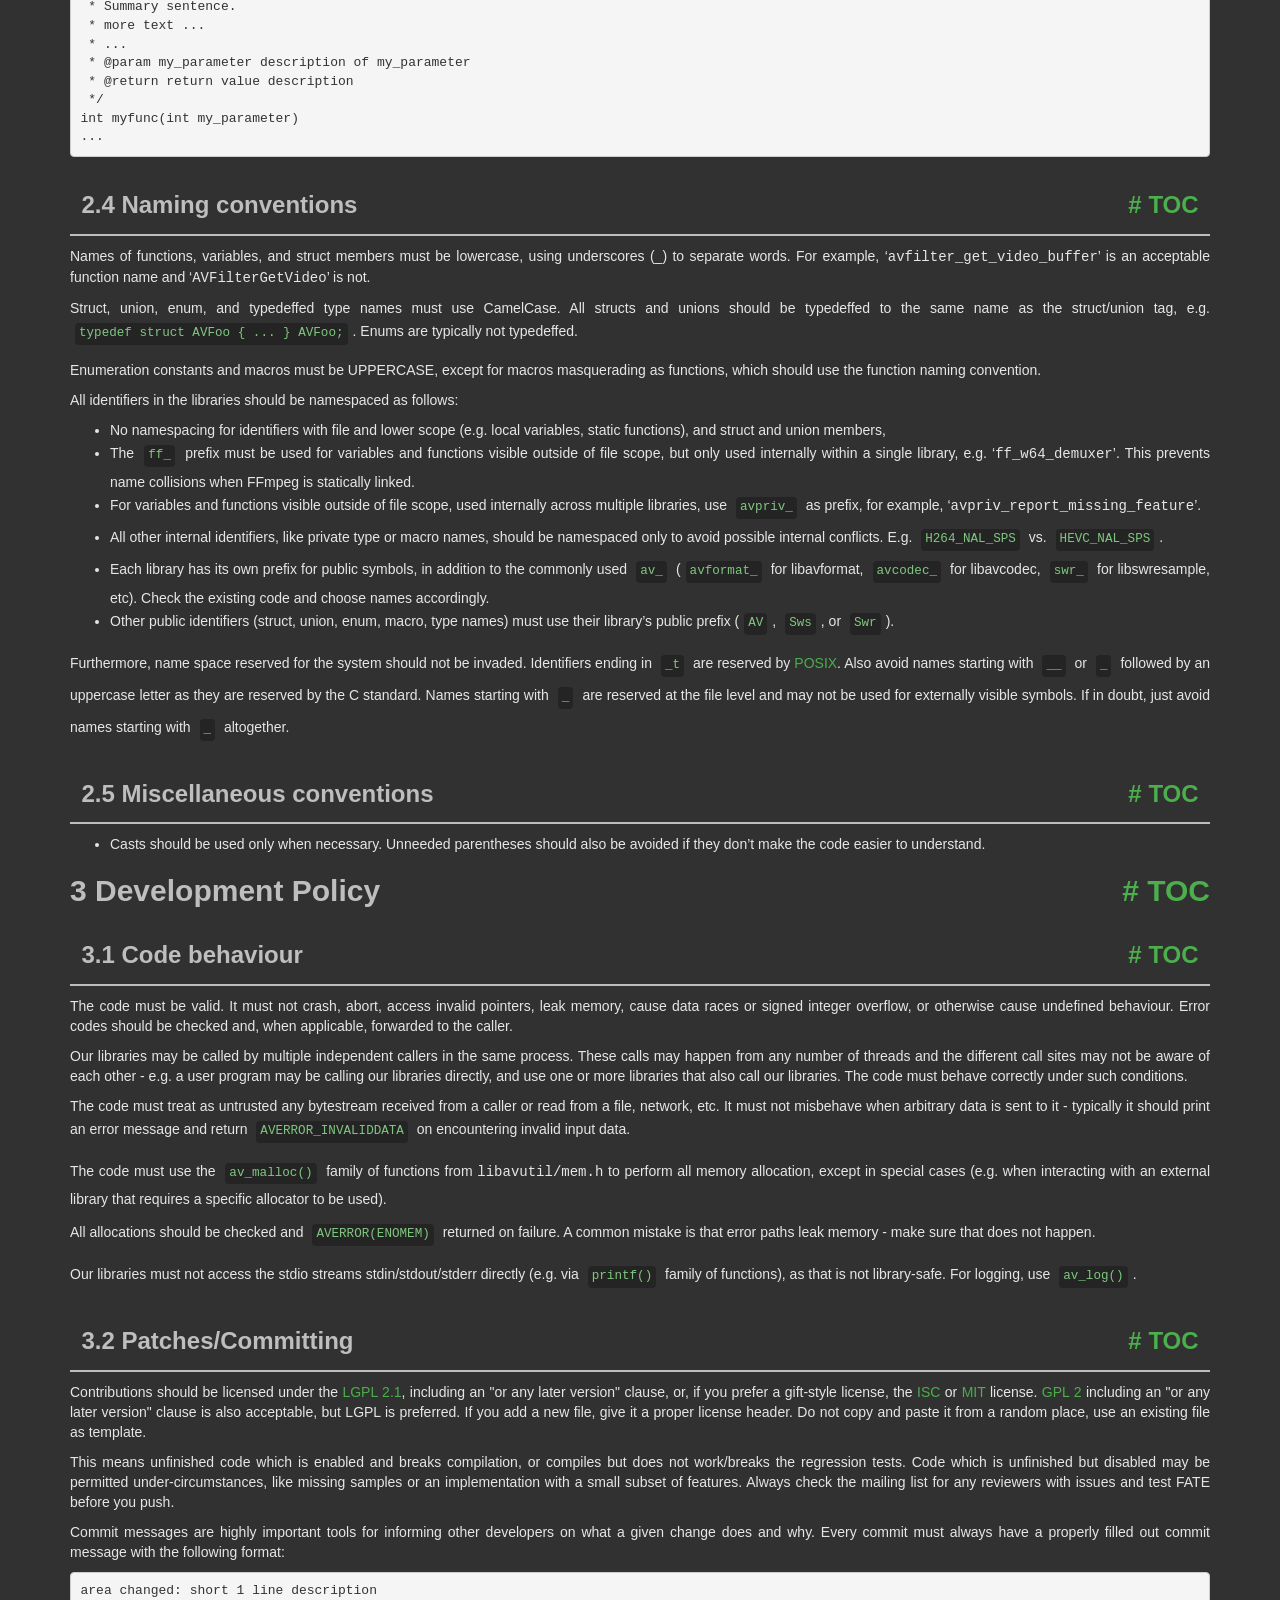
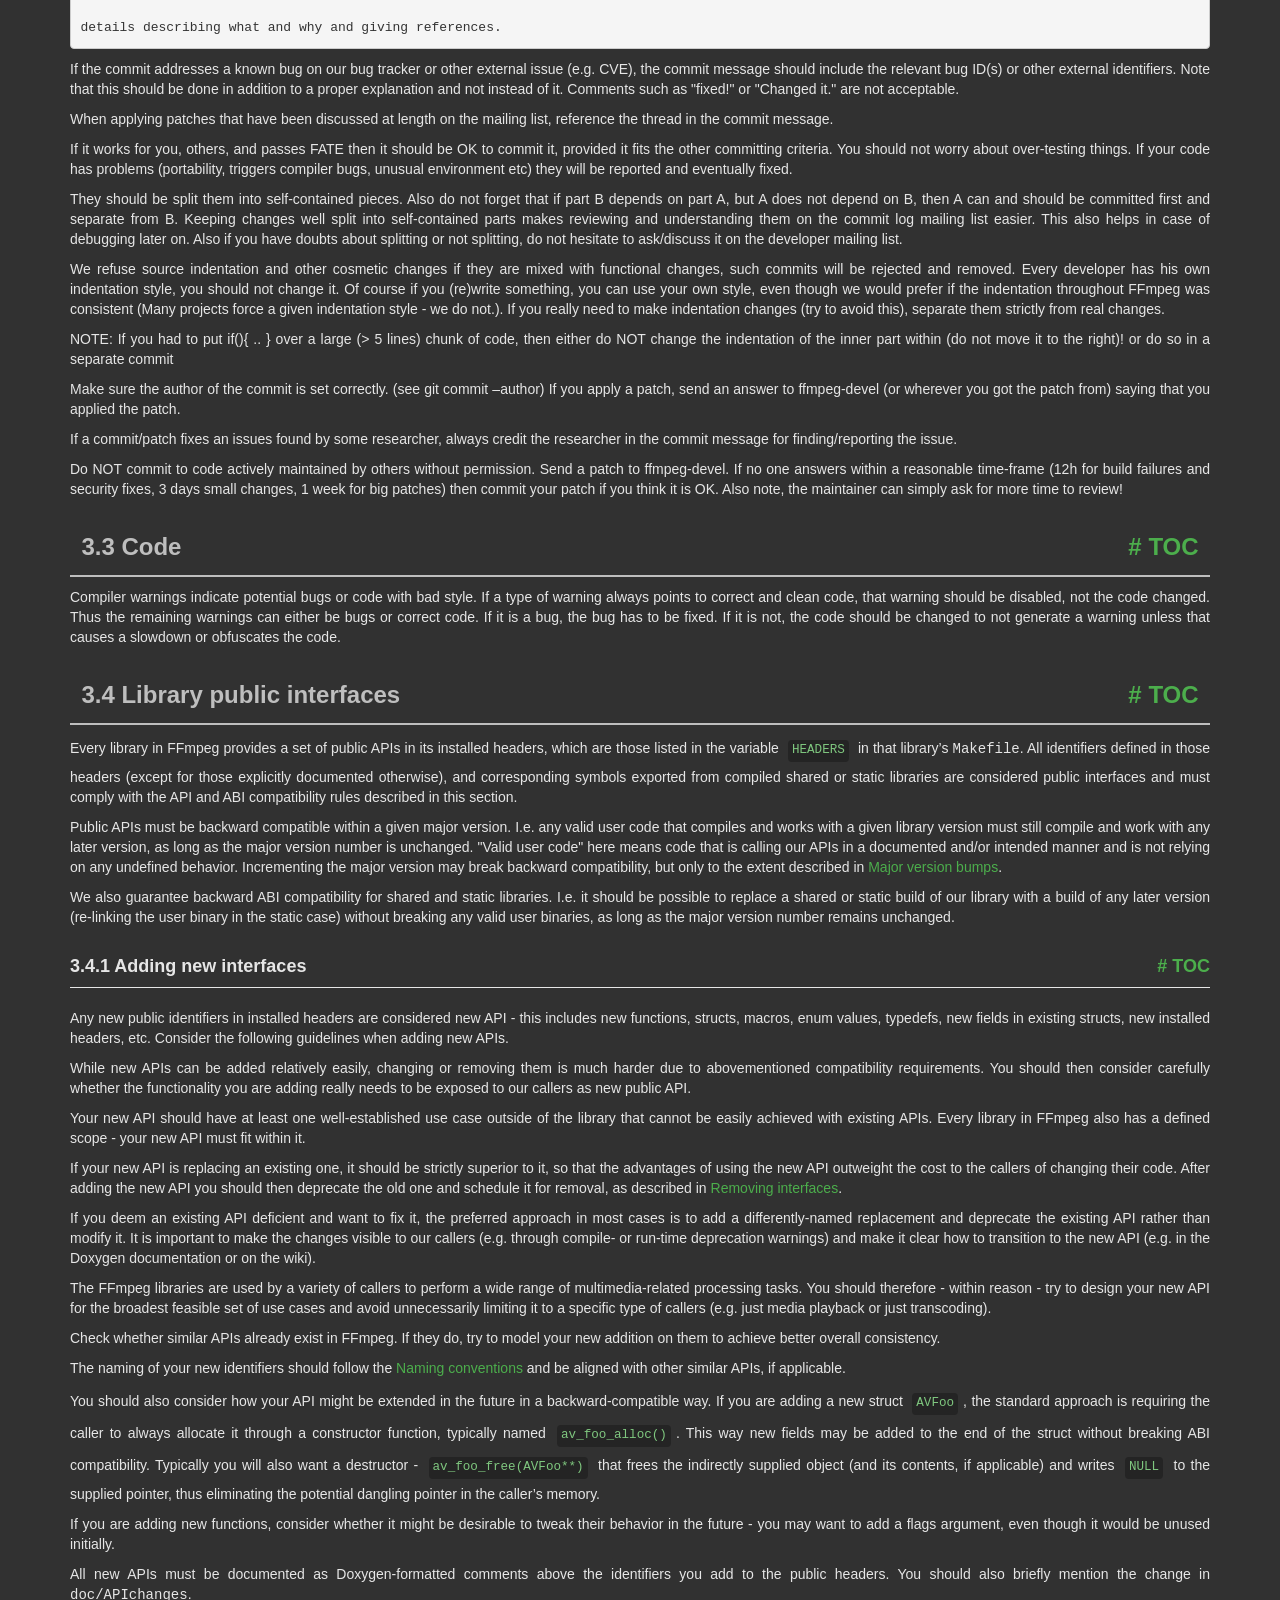
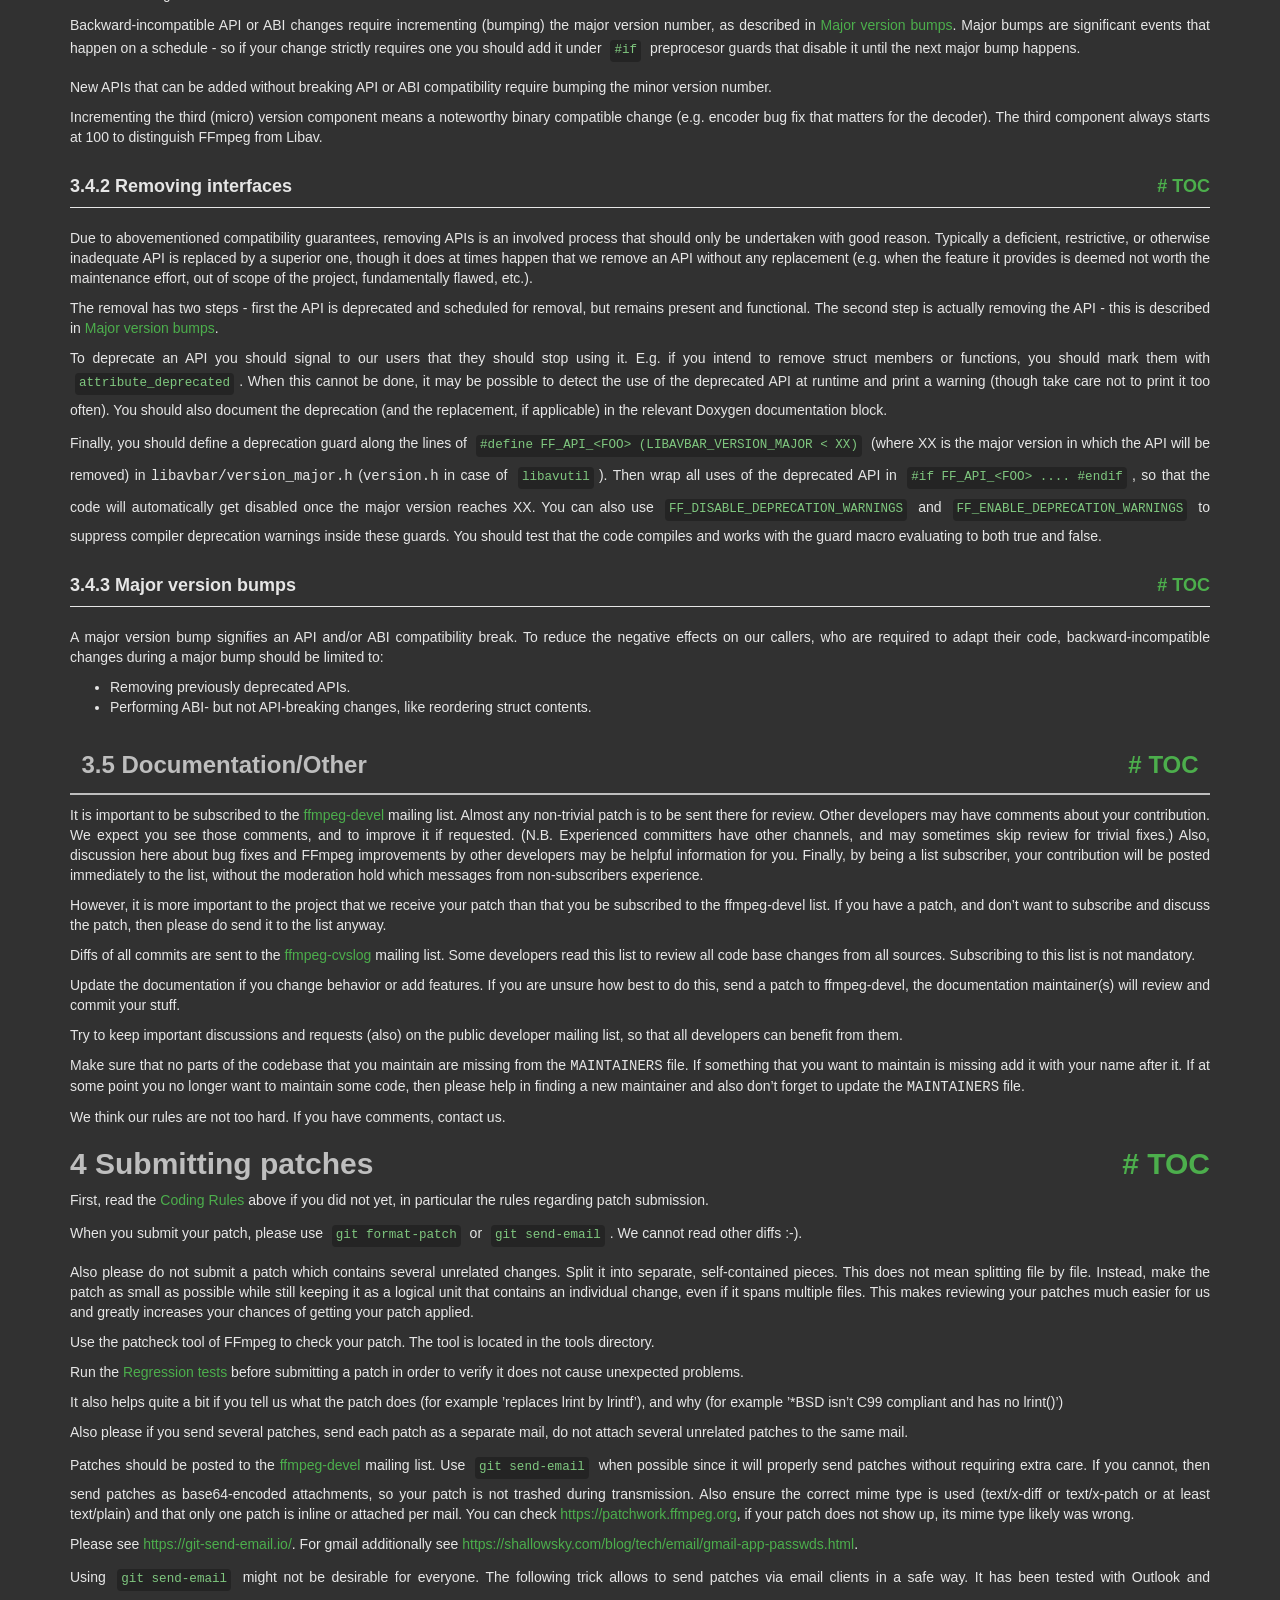
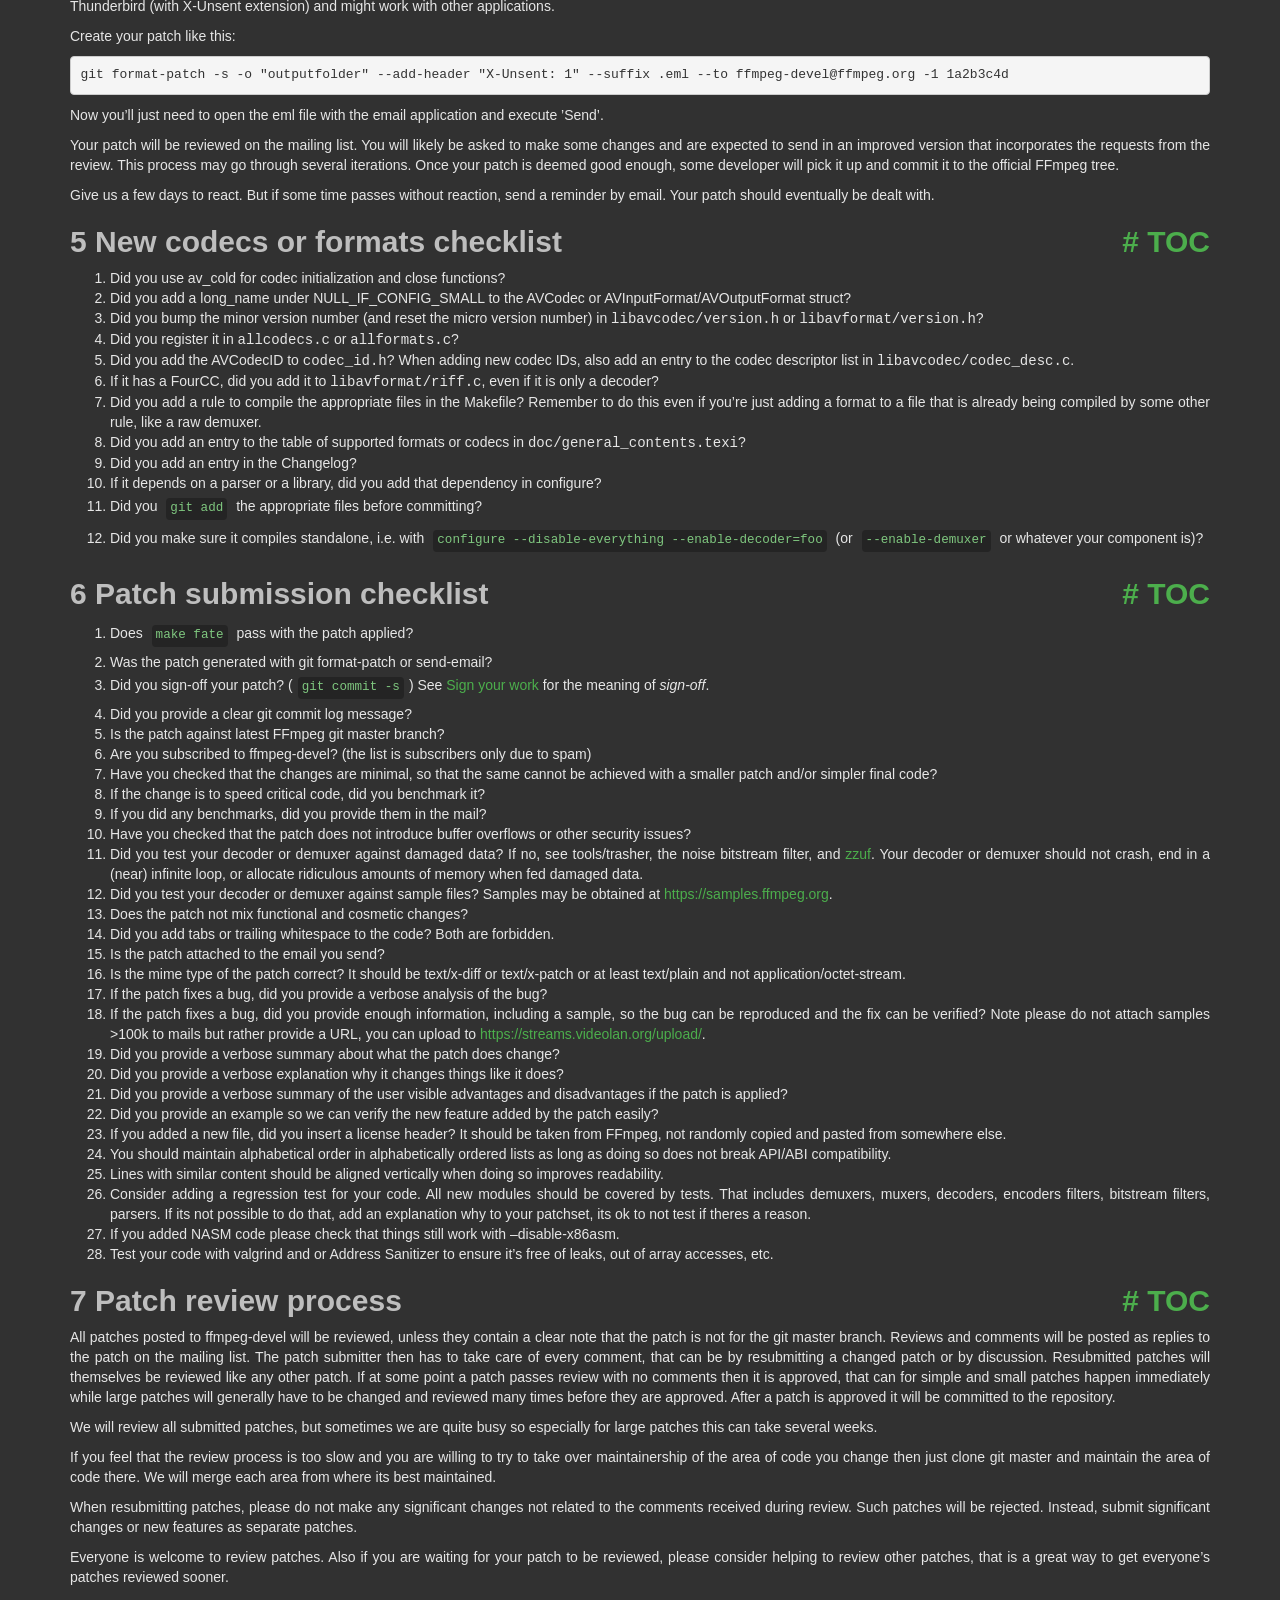
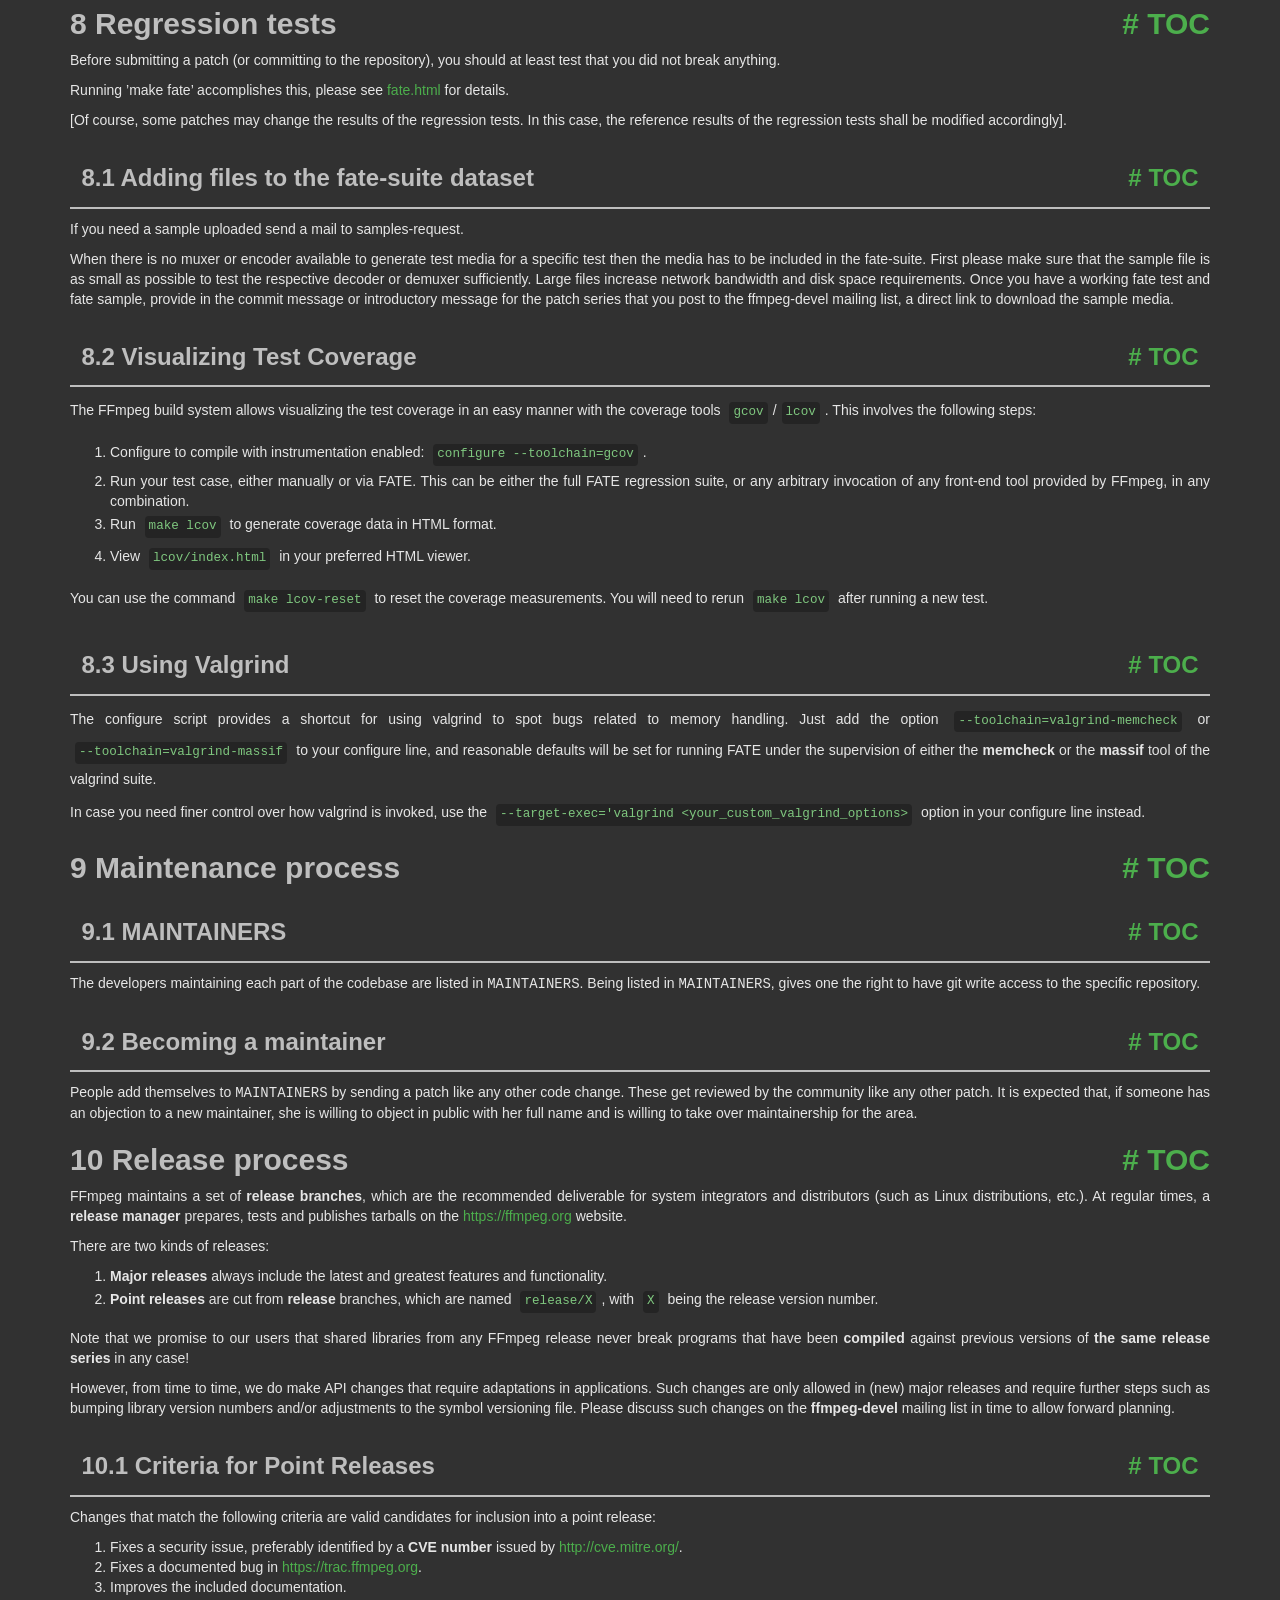
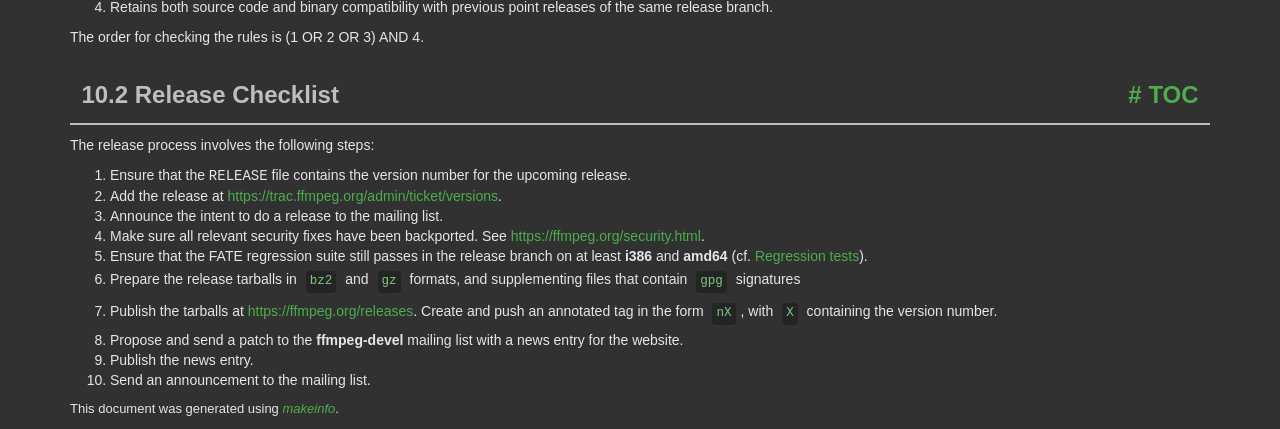
<file: Python/youtube-downloader/ffmpeg/doc/developer.html>
<!DOCTYPE html PUBLIC "-//W3C//DTD HTML 4.01 Transitional//EN" "http://www.w3.org/TR/html4/loose.dtd">
<html>
<!-- Created by , GNU Texinfo 7.1 -->
  <head>
    <meta charset="utf-8">
    <title>
      Developer Documentation
    </title>
    <meta name="viewport" content="width=device-width,initial-scale=1.0">
    <link rel="stylesheet" type="text/css" href="bootstrap.min.css">
    <link rel="stylesheet" type="text/css" href="style.min.css">
  </head>
  <body>
    <div class="container">
      <h1>
      Developer Documentation
      </h1>


<a name="SEC_Top"></a>

<div class="element-contents" id="SEC_Contents">
<h2 class="contents-heading">Table of Contents</h2>

<div class="contents">

<ul class="toc-numbered-mark">
  <li><a id="toc-Introduction" href="#Introduction">1 Introduction</a></li>
  <li><a id="toc-Coding-Rules-1" href="#Coding-Rules-1">2 Coding Rules</a>
  <ul class="toc-numbered-mark">
    <li><a id="toc-Language" href="#Language">2.1 Language</a>
    <ul class="toc-numbered-mark">
      <li><a id="toc-SIMD_002fDSP-1" href="#SIMD_002fDSP-1">2.1.1 SIMD/DSP</a></li>
      <li><a id="toc-Other-languages" href="#Other-languages">2.1.2 Other languages</a></li>
    </ul></li>
    <li><a id="toc-Code-formatting-conventions" href="#Code-formatting-conventions">2.2 Code formatting conventions</a>
    <ul class="toc-numbered-mark">
      <li><a id="toc-Examples" href="#Examples">2.2.1 Examples</a></li>
      <li><a id="toc-Vim-configuration" href="#Vim-configuration">2.2.2 Vim configuration</a></li>
      <li><a id="toc-Emacs-configuration" href="#Emacs-configuration">2.2.3 Emacs configuration</a></li>
    </ul></li>
    <li><a id="toc-Comments" href="#Comments">2.3 Comments</a></li>
    <li><a id="toc-Naming-conventions-1" href="#Naming-conventions-1">2.4 Naming conventions</a></li>
    <li><a id="toc-Miscellaneous-conventions" href="#Miscellaneous-conventions">2.5 Miscellaneous conventions</a></li>
  </ul></li>
  <li><a id="toc-Development-Policy-1" href="#Development-Policy-1">3 Development Policy</a>
  <ul class="toc-numbered-mark">
    <li><a id="toc-Code-behaviour" href="#Code-behaviour">3.1 Code behaviour</a></li>
    <li><a id="toc-Patches_002fCommitting" href="#Patches_002fCommitting">3.2 Patches/Committing</a></li>
    <li><a id="toc-Code" href="#Code">3.3 Code</a></li>
    <li><a id="toc-Library-public-interfaces" href="#Library-public-interfaces">3.4 Library public interfaces</a>
    <ul class="toc-numbered-mark">
      <li><a id="toc-Adding-new-interfaces" href="#Adding-new-interfaces">3.4.1 Adding new interfaces</a></li>
      <li><a id="toc-Removing-interfaces-1" href="#Removing-interfaces-1">3.4.2 Removing interfaces</a></li>
      <li><a id="toc-Major-version-bumps-1" href="#Major-version-bumps-1">3.4.3 Major version bumps</a></li>
    </ul></li>
    <li><a id="toc-Documentation_002fOther" href="#Documentation_002fOther">3.5 Documentation/Other</a></li>
  </ul></li>
  <li><a id="toc-Submitting-patches-1" href="#Submitting-patches-1">4 Submitting patches</a></li>
  <li><a id="toc-New-codecs-or-formats-checklist" href="#New-codecs-or-formats-checklist">5 New codecs or formats checklist</a></li>
  <li><a id="toc-Patch-submission-checklist" href="#Patch-submission-checklist">6 Patch submission checklist</a></li>
  <li><a id="toc-Patch-review-process" href="#Patch-review-process">7 Patch review process</a></li>
  <li><a id="toc-Regression-tests-1" href="#Regression-tests-1">8 Regression tests</a>
  <ul class="toc-numbered-mark">
    <li><a id="toc-Adding-files-to-the-fate_002dsuite-dataset" href="#Adding-files-to-the-fate_002dsuite-dataset">8.1 Adding files to the fate-suite dataset</a></li>
    <li><a id="toc-Visualizing-Test-Coverage" href="#Visualizing-Test-Coverage">8.2 Visualizing Test Coverage</a></li>
    <li><a id="toc-Using-Valgrind" href="#Using-Valgrind">8.3 Using Valgrind</a></li>
  </ul></li>
  <li><a id="toc-Maintenance-process" href="#Maintenance-process">9 Maintenance process</a>
  <ul class="toc-numbered-mark">
    <li><a id="toc-MAINTAINERS-1" href="#MAINTAINERS-1">9.1 MAINTAINERS</a></li>
    <li><a id="toc-Becoming-a-maintainer-1" href="#Becoming-a-maintainer-1">9.2 Becoming a maintainer</a></li>
  </ul></li>
  <li><a id="toc-Release-process-1" href="#Release-process-1">10 Release process</a>
  <ul class="toc-numbered-mark">
    <li><a id="toc-Criteria-for-Point-Releases-1" href="#Criteria-for-Point-Releases-1">10.1 Criteria for Point Releases</a></li>
    <li><a id="toc-Release-Checklist" href="#Release-Checklist">10.2 Release Checklist</a></li>
  </ul></li>
</ul>
</div>
</div>

<a name="Introduction"></a>
<h2 class="chapter">1 Introduction<span class="pull-right"><a class="anchor hidden-xs" href="#Introduction" aria-hidden="true">#</a> <a class="anchor hidden-xs"href="#toc-Introduction" aria-hidden="true">TOC</a></span></h2>

<p>This text is concerned with the development <em class="emph">of</em> FFmpeg itself. Information
on using the FFmpeg libraries in other programs can be found elsewhere, e.g. in:
</p><ul class="itemize mark-bullet">
<li>the installed header files
</li><li><a class="url" href="http://ffmpeg.org/doxygen/trunk/index.html">the Doxygen documentation</a>
generated from the headers
</li><li>the examples under <samp class="file">doc/examples</samp>
</li></ul>

<p>For more detailed legal information about the use of FFmpeg in
external programs read the <samp class="file">LICENSE</samp> file in the source tree and
consult <a class="url" href="https://ffmpeg.org/legal.html">https://ffmpeg.org/legal.html</a>.
</p>
<p>If you modify FFmpeg code for your own use case, you are highly encouraged to
<em class="emph">submit your changes back to us</em>, using this document as a guide. There are
both pragmatic and ideological reasons to do so:
</p><ul class="itemize mark-bullet">
<li>Maintaining external changes to keep up with upstream development is
time-consuming and error-prone. With your code in the main tree, it will be
maintained by FFmpeg developers.
</li><li>FFmpeg developers include leading experts in the field who can find bugs or
design flaws in your code.
</li><li>By supporting the project you find useful you ensure it continues to be
maintained and developed.
</li></ul>

<p>All proposed code changes should be submitted for review to
<a class="url" href="mailto:ffmpeg-devel@ffmpeg.org">the development mailing list</a>, as
described in more detail in the <a class="ref" href="#Submitting-patches">Submitting patches</a> chapter. The code
should comply with the <a class="ref" href="#Development-Policy">Development Policy</a> and follow the <a class="ref" href="#Coding-Rules">Coding Rules</a>.
The developer making the commit and the author are responsible for their changes
and should try to fix issues their commit causes.
</p>
<a class="anchor" id="Coding-Rules"></a><a name="Coding-Rules-1"></a>
<h2 class="chapter">2 Coding Rules<span class="pull-right"><a class="anchor hidden-xs" href="#Coding-Rules-1" aria-hidden="true">#</a> <a class="anchor hidden-xs"href="#toc-Coding-Rules-1" aria-hidden="true">TOC</a></span></h2>

<a name="Language"></a>
<h3 class="section">2.1 Language<span class="pull-right"><a class="anchor hidden-xs" href="#Language" aria-hidden="true">#</a> <a class="anchor hidden-xs"href="#toc-Language" aria-hidden="true">TOC</a></span></h3>

<p>FFmpeg is mainly programmed in the ISO C11 language, except for the public
headers which must stay C99 compatible.
</p>
<p>Compiler-specific extensions may be used with good reason, but must not be
depended on, i.e. the code must still compile and work with compilers lacking
the extension.
</p>
<p>The following C99 features must not be used anywhere in the codebase:
</p><ul class="itemize mark-bullet">
<li>variable-length arrays;

</li><li>complex numbers;
</li></ul>

<a name="SIMD_002fDSP-1"></a>
<h4 class="subsection">2.1.1 SIMD/DSP<span class="pull-right"><a class="anchor hidden-xs" href="#SIMD_002fDSP-1" aria-hidden="true">#</a> <a class="anchor hidden-xs"href="#toc-SIMD_002fDSP-1" aria-hidden="true">TOC</a></span></h4>
<a class="anchor" id="SIMD_002fDSP"></a>
<p>As modern compilers are unable to generate efficient SIMD or other
performance-critical DSP code from plain C, handwritten assembly is used.
Usually such code is isolated in a separate function. Then the standard approach
is writing multiple versions of this function – a plain C one that works
everywhere and may also be useful for debugging, and potentially multiple
architecture-specific optimized implementations. Initialization code then
chooses the best available version at runtime and loads it into a function
pointer; the function in question is then always called through this pointer.
</p>
<p>The specific syntax used for writing assembly is:
</p><ul class="itemize mark-bullet">
<li>NASM on x86;

</li><li>GAS on ARM and RISC-V.
</li></ul>

<p>A unit testing framework for assembly called <code class="code">checkasm</code> lives under
<samp class="file">tests/checkasm</samp>. All new assembly should come with <code class="code">checkasm</code> tests;
adding tests for existing assembly that lacks them is also strongly encouraged.
</p>
<a name="Other-languages"></a>
<h4 class="subsection">2.1.2 Other languages<span class="pull-right"><a class="anchor hidden-xs" href="#Other-languages" aria-hidden="true">#</a> <a class="anchor hidden-xs"href="#toc-Other-languages" aria-hidden="true">TOC</a></span></h4>

<p>Other languages than C may be used in special cases:
</p><ul class="itemize mark-bullet">
<li>Compiler intrinsics or inline assembly when the code in question cannot be
written in the standard way described in the <a class="ref" href="#SIMD_002fDSP">SIMD/DSP</a> section. This
typically applies to code that needs to be inlined.

</li><li>Objective-C where required for interacting with macOS-specific interfaces.
</li></ul>

<a name="Code-formatting-conventions"></a>
<h3 class="section">2.2 Code formatting conventions<span class="pull-right"><a class="anchor hidden-xs" href="#Code-formatting-conventions" aria-hidden="true">#</a> <a class="anchor hidden-xs"href="#toc-Code-formatting-conventions" aria-hidden="true">TOC</a></span></h3>

<p>There are the following guidelines regarding the code style in files:
</p>
<ul class="itemize mark-bullet">
<li>Indent size is 4.

</li><li>The TAB character is forbidden outside of Makefiles as is any
form of trailing whitespace. Commits containing either will be
rejected by the git repository.

</li><li>You should try to limit your code lines to 80 characters; however, do so if
and only if this improves readability.

</li><li>K&amp;R coding style is used.
</li></ul>
<p>The presentation is one inspired by &rsquo;indent -i4 -kr -nut&rsquo;.
</p>
<a name="Examples"></a>
<h4 class="subsection">2.2.1 Examples<span class="pull-right"><a class="anchor hidden-xs" href="#Examples" aria-hidden="true">#</a> <a class="anchor hidden-xs"href="#toc-Examples" aria-hidden="true">TOC</a></span></h4>
<p>Some notable examples to illustrate common code style in FFmpeg:
</p>
<ul class="itemize mark-bullet">
<li>Space around assignments and after
<code class="code">if</code>/<code class="code">do</code>/<code class="code">while</code>/<code class="code">for</code> keywords:

<div class="example user-c user-good">
<pre class="example-preformatted">// Good
if (condition)
    av_foo();
</pre></div>

<div class="example user-c user-good">
<pre class="example-preformatted">// Good
for (size_t i = 0; i &lt; len; i++)
    av_bar(i);
</pre></div>

<div class="example user-c user-good">
<pre class="example-preformatted">// Good
size_t size = 0;
</pre></div>

<p>However no spaces between the parentheses and condition, unless it helps
readability of complex conditions, so the following should not be done:
</p>
<div class="example user-c user-bad">
<pre class="example-preformatted">// Bad style
if ( condition )
    av_foo();
</pre></div>

</li><li>No unnecessary parentheses, unless it helps readability:

<div class="example user-c user-good">
<pre class="example-preformatted">// Good
int fields = ilace ? 2 : 1;
</pre></div>

</li><li>Don&rsquo;t wrap single-line blocks in braces. Use braces only if there is an accompanying else statement. This keeps future code changes easier to keep track of.

<div class="example user-c user-good">
<pre class="example-preformatted">// Good
if (bits_pixel == 24) {
    avctx-&gt;pix_fmt = AV_PIX_FMT_BGR24;
} else if (bits_pixel == 8) {
    avctx-&gt;pix_fmt = AV_PIX_FMT_GRAY8;
} else
    return AVERROR_INVALIDDATA;

</pre></div>

</li><li>Avoid assignments in conditions where it makes sense:

<div class="example user-c user-good">
<pre class="example-preformatted">// Good
video_enc-&gt;chroma_intra_matrix = av_mallocz(sizeof(*video_enc-&gt;chroma_intra_matrix) * 64)
if (!video_enc-&gt;chroma_intra_matrix)
    return AVERROR(ENOMEM);
</pre></div>

<div class="example user-c user-bad">
<pre class="example-preformatted">// Bad style
if (!(video_enc-&gt;chroma_intra_matrix = av_mallocz(sizeof(*video_enc-&gt;chroma_intra_matrix) * 64)))
    return AVERROR(ENOMEM);
</pre></div>

<div class="example user-c user-good">
<pre class="example-preformatted">// Ok
while ((entry = av_dict_iterate(options, entry)))
    av_log(ctx, AV_LOG_INFO, &quot;Item '%s': '%s'\n&quot;, entry-&gt;key, entry-&gt;value);
</pre></div>

</li><li>When declaring a pointer variable, the <code class="code">*</code> goes with the variable not the type:

<div class="example user-c user-good">
<pre class="example-preformatted">// Good
AVStream *stream;
</pre></div>

<div class="example user-c user-bad">
<pre class="example-preformatted">// Bad style
AVStream* stream;
</pre></div>

</li></ul>

<p>If you work on a file that does not follow these guidelines consistently,
change the parts that you are editing to follow these guidelines but do
not make unrelated changes in the file to make it conform to these.
</p>
<a name="Vim-configuration"></a>
<h4 class="subsection">2.2.2 Vim configuration<span class="pull-right"><a class="anchor hidden-xs" href="#Vim-configuration" aria-hidden="true">#</a> <a class="anchor hidden-xs"href="#toc-Vim-configuration" aria-hidden="true">TOC</a></span></h4>
<p>In order to configure Vim to follow FFmpeg formatting conventions, paste
the following snippet into your <samp class="file">.vimrc</samp>:
</p><div class="example">
<pre class="example-preformatted">&quot; indentation rules for FFmpeg: 4 spaces, no tabs
set expandtab
set shiftwidth=4
set softtabstop=4
set cindent
set cinoptions=(0
&quot; Allow tabs in Makefiles.
autocmd FileType make,automake set noexpandtab shiftwidth=8 softtabstop=8
&quot; Trailing whitespace and tabs are forbidden, so highlight them.
highlight ForbiddenWhitespace ctermbg=red guibg=red
match ForbiddenWhitespace /\s\+$\|\t/
&quot; Do not highlight spaces at the end of line while typing on that line.
autocmd InsertEnter * match ForbiddenWhitespace /\t\|\s\+\%#\@&lt;!$/
</pre></div>

<a name="Emacs-configuration"></a>
<h4 class="subsection">2.2.3 Emacs configuration<span class="pull-right"><a class="anchor hidden-xs" href="#Emacs-configuration" aria-hidden="true">#</a> <a class="anchor hidden-xs"href="#toc-Emacs-configuration" aria-hidden="true">TOC</a></span></h4>
<p>For Emacs, add these roughly equivalent lines to your <samp class="file">.emacs.d/init.el</samp>:
</p><div class="example lisp">
<pre class="lisp-preformatted">(c-add-style &quot;ffmpeg&quot;
             '(&quot;k&amp;r&quot;
               (c-basic-offset . 4)
               (indent-tabs-mode . nil)
               (show-trailing-whitespace . t)
               (c-offsets-alist
                (statement-cont . (c-lineup-assignments +)))
               )
             )
(setq c-default-style &quot;ffmpeg&quot;)
</pre></div>

<a name="Comments"></a>
<h3 class="section">2.3 Comments<span class="pull-right"><a class="anchor hidden-xs" href="#Comments" aria-hidden="true">#</a> <a class="anchor hidden-xs"href="#toc-Comments" aria-hidden="true">TOC</a></span></h3>
<p>Use the JavaDoc/Doxygen  format (see examples below) so that code documentation
can be generated automatically. All nontrivial functions should have a comment
above them explaining what the function does, even if it is just one sentence.
All structures and their member variables should be documented, too.
</p>
<p>Avoid Qt-style and similar Doxygen syntax with <code class="code">!</code> in it, i.e. replace
<code class="code">//!</code> with <code class="code">///</code> and similar.  Also @ syntax should be employed
for markup commands, i.e. use <code class="code">@param</code> and not <code class="code">\param</code>.
</p>
<div class="example">
<pre class="example-preformatted">/**
 * @file
 * MPEG codec.
 * @author ...
 */

/**
 * Summary sentence.
 * more text ...
 * ...
 */
typedef struct Foobar {
    int var1; /**&lt; var1 description */
    int var2; ///&lt; var2 description
    /** var3 description */
    int var3;
} Foobar;

/**
 * Summary sentence.
 * more text ...
 * ...
 * @param my_parameter description of my_parameter
 * @return return value description
 */
int myfunc(int my_parameter)
...
</pre></div>

<a class="anchor" id="Naming-conventions"></a><a name="Naming-conventions-1"></a>
<h3 class="section">2.4 Naming conventions<span class="pull-right"><a class="anchor hidden-xs" href="#Naming-conventions-1" aria-hidden="true">#</a> <a class="anchor hidden-xs"href="#toc-Naming-conventions-1" aria-hidden="true">TOC</a></span></h3>

<p>Names of functions, variables, and struct members must be lowercase, using
underscores (_) to separate words. For example, &lsquo;<samp class="samp">avfilter_get_video_buffer</samp>&rsquo;
is an acceptable function name and &lsquo;<samp class="samp">AVFilterGetVideo</samp>&rsquo; is not.
</p>
<p>Struct, union, enum, and typedeffed type names must use CamelCase. All structs
and unions should be typedeffed to the same name as the struct/union tag, e.g.
<code class="code">typedef struct AVFoo { ... } AVFoo;</code>. Enums are typically not
typedeffed.
</p>
<p>Enumeration constants and macros must be UPPERCASE, except for macros
masquerading as functions, which should use the function naming convention.
</p>
<p>All identifiers in the libraries should be namespaced as follows:
</p><ul class="itemize mark-bullet">
<li>No namespacing for identifiers with file and lower scope (e.g. local variables,
static functions), and struct and union members,

</li><li>The <code class="code">ff_</code> prefix must be used for variables and functions visible outside
of file scope, but only used internally within a single library, e.g.
&lsquo;<samp class="samp">ff_w64_demuxer</samp>&rsquo;. This prevents name collisions when FFmpeg is statically
linked.

</li><li>For variables and functions visible outside of file scope, used internally
across multiple libraries, use <code class="code">avpriv_</code> as prefix, for example,
&lsquo;<samp class="samp">avpriv_report_missing_feature</samp>&rsquo;.

</li><li>All other internal identifiers, like private type or macro names, should be
namespaced only to avoid possible internal conflicts. E.g. <code class="code">H264_NAL_SPS</code>
vs. <code class="code">HEVC_NAL_SPS</code>.

</li><li>Each library has its own prefix for public symbols, in addition to the
commonly used <code class="code">av_</code> (<code class="code">avformat_</code> for libavformat,
<code class="code">avcodec_</code> for libavcodec, <code class="code">swr_</code> for libswresample, etc).
Check the existing code and choose names accordingly.

</li><li>Other public identifiers (struct, union, enum, macro, type names) must use their
library&rsquo;s public prefix (<code class="code">AV</code>, <code class="code">Sws</code>, or <code class="code">Swr</code>).
</li></ul>

<p>Furthermore, name space reserved for the system should not be invaded.
Identifiers ending in <code class="code">_t</code> are reserved by
<a class="url" href="http://pubs.opengroup.org/onlinepubs/007904975/functions/xsh_chap02_02.html#tag_02_02_02">POSIX</a>.
Also avoid names starting with <code class="code">__</code> or <code class="code">_</code> followed by an uppercase
letter as they are reserved by the C standard. Names starting with <code class="code">_</code>
are reserved at the file level and may not be used for externally visible
symbols. If in doubt, just avoid names starting with <code class="code">_</code> altogether.
</p>
<a name="Miscellaneous-conventions"></a>
<h3 class="section">2.5 Miscellaneous conventions<span class="pull-right"><a class="anchor hidden-xs" href="#Miscellaneous-conventions" aria-hidden="true">#</a> <a class="anchor hidden-xs"href="#toc-Miscellaneous-conventions" aria-hidden="true">TOC</a></span></h3>

<ul class="itemize mark-bullet">
<li>Casts should be used only when necessary. Unneeded parentheses
should also be avoided if they don&rsquo;t make the code easier to understand.
</li></ul>

<a class="anchor" id="Development-Policy"></a><a name="Development-Policy-1"></a>
<h2 class="chapter">3 Development Policy<span class="pull-right"><a class="anchor hidden-xs" href="#Development-Policy-1" aria-hidden="true">#</a> <a class="anchor hidden-xs"href="#toc-Development-Policy-1" aria-hidden="true">TOC</a></span></h2>

<a name="Code-behaviour"></a>
<h3 class="section">3.1 Code behaviour<span class="pull-right"><a class="anchor hidden-xs" href="#Code-behaviour" aria-hidden="true">#</a> <a class="anchor hidden-xs"href="#toc-Code-behaviour" aria-hidden="true">TOC</a></span></h3>

<a name="Correctness"></a>
<p>The code must be valid. It must not crash, abort, access invalid pointers, leak
memory, cause data races or signed integer overflow, or otherwise cause
undefined behaviour. Error codes should be checked and, when applicable,
forwarded to the caller.
</p>
<a name="Thread_002d-and-library_002dsafety"></a>
<p>Our libraries may be called by multiple independent callers in the same process.
These calls may happen from any number of threads and the different call sites
may not be aware of each other - e.g. a user program may be calling our
libraries directly, and use one or more libraries that also call our libraries.
The code must behave correctly under such conditions.
</p>
<a name="Robustness"></a>
<p>The code must treat as untrusted any bytestream received from a caller or read
from a file, network, etc. It must not misbehave when arbitrary data is sent to
it - typically it should print an error message and return
<code class="code">AVERROR_INVALIDDATA</code> on encountering invalid input data.
</p>
<a name="Memory-allocation"></a>
<p>The code must use the <code class="code">av_malloc()</code> family of functions from
<samp class="file">libavutil/mem.h</samp> to perform all memory allocation, except in special cases
(e.g. when interacting with an external library that requires a specific
allocator to be used).
</p>
<p>All allocations should be checked and <code class="code">AVERROR(ENOMEM)</code> returned on
failure. A common mistake is that error paths leak memory - make sure that does
not happen.
</p>
<a name="stdio"></a>
<p>Our libraries must not access the stdio streams stdin/stdout/stderr directly
(e.g. via <code class="code">printf()</code> family of functions), as that is not library-safe. For
logging, use <code class="code">av_log()</code>.
</p>
<a name="Patches_002fCommitting"></a>
<h3 class="section">3.2 Patches/Committing<span class="pull-right"><a class="anchor hidden-xs" href="#Patches_002fCommitting" aria-hidden="true">#</a> <a class="anchor hidden-xs"href="#toc-Patches_002fCommitting" aria-hidden="true">TOC</a></span></h3>
<a name="Licenses-for-patches-must-be-compatible-with-FFmpeg_002e"></a>
<p>Contributions should be licensed under the
<a class="uref" href="http://www.gnu.org/licenses/lgpl-2.1.html">LGPL 2.1</a>,
including an &quot;or any later version&quot; clause, or, if you prefer
a gift-style license, the
<a class="uref" href="http://opensource.org/licenses/isc-license.txt">ISC</a> or
<a class="uref" href="http://mit-license.org/">MIT</a> license.
<a class="uref" href="http://www.gnu.org/licenses/gpl-2.0.html">GPL 2</a> including
an &quot;or any later version&quot; clause is also acceptable, but LGPL is
preferred.
If you add a new file, give it a proper license header. Do not copy and
paste it from a random place, use an existing file as template.
</p>
<a name="You-must-not-commit-code-which-breaks-FFmpeg_0021"></a>
<p>This means unfinished code which is enabled and breaks compilation,
or compiles but does not work/breaks the regression tests. Code which
is unfinished but disabled may be permitted under-circumstances, like
missing samples or an implementation with a small subset of features.
Always check the mailing list for any reviewers with issues and test
FATE before you push.
</p>
<a name="Commit-messages"></a>
<p>Commit messages are highly important tools for informing other developers on
what a given change does and why. Every commit must always have a properly
filled out commit message with the following format:
</p><div class="example">
<pre class="example-preformatted">area changed: short 1 line description

details describing what and why and giving references.
</pre></div>

<p>If the commit addresses a known bug on our bug tracker or other external issue
(e.g. CVE), the commit message should include the relevant bug ID(s) or other
external identifiers. Note that this should be done in addition to a proper
explanation and not instead of it. Comments such as &quot;fixed!&quot; or &quot;Changed it.&quot;
are not acceptable.
</p>
<p>When applying patches that have been discussed at length on the mailing list,
reference the thread in the commit message.
</p>
<a name="Testing-must-be-adequate-but-not-excessive_002e"></a>
<p>If it works for you, others, and passes FATE then it should be OK to commit
it, provided it fits the other committing criteria. You should not worry about
over-testing things. If your code has problems (portability, triggers
compiler bugs, unusual environment etc) they will be reported and eventually
fixed.
</p>
<a name="Do-not-commit-unrelated-changes-together_002e"></a>
<p>They should be split them into self-contained pieces. Also do not forget
that if part B depends on part A, but A does not depend on B, then A can
and should be committed first and separate from B. Keeping changes well
split into self-contained parts makes reviewing and understanding them on
the commit log mailing list easier. This also helps in case of debugging
later on.
Also if you have doubts about splitting or not splitting, do not hesitate to
ask/discuss it on the developer mailing list.
</p>
<a name="Cosmetic-changes-should-be-kept-in-separate-patches_002e"></a>
<p>We refuse source indentation and other cosmetic changes if they are mixed
with functional changes, such commits will be rejected and removed. Every
developer has his own indentation style, you should not change it. Of course
if you (re)write something, you can use your own style, even though we would
prefer if the indentation throughout FFmpeg was consistent (Many projects
force a given indentation style - we do not.). If you really need to make
indentation changes (try to avoid this), separate them strictly from real
changes.
</p>
<p>NOTE: If you had to put if(){ .. } over a large (&gt; 5 lines) chunk of code,
then either do NOT change the indentation of the inner part within (do not
move it to the right)! or do so in a separate commit
</p>
<a name="Credit-the-author-of-the-patch_002e"></a>
<p>Make sure the author of the commit is set correctly. (see git commit &ndash;author)
If you apply a patch, send an
answer to ffmpeg-devel (or wherever you got the patch from) saying that
you applied the patch.
</p>
<a name="Credit-any-researchers"></a>
<p>If a commit/patch fixes an issues found by some researcher, always credit the
researcher in the commit message for finding/reporting the issue.
</p>
<a name="Always-wait-long-enough-before-pushing-changes"></a>
<p>Do NOT commit to code actively maintained by others without permission.
Send a patch to ffmpeg-devel. If no one answers within a reasonable
time-frame (12h for build failures and security fixes, 3 days small changes,
1 week for big patches) then commit your patch if you think it is OK.
Also note, the maintainer can simply ask for more time to review!
</p>
<a name="Code"></a>
<h3 class="section">3.3 Code<span class="pull-right"><a class="anchor hidden-xs" href="#Code" aria-hidden="true">#</a> <a class="anchor hidden-xs"href="#toc-Code" aria-hidden="true">TOC</a></span></h3>
<a name="Warnings-for-correct-code-may-be-disabled-if-there-is-no-other-option_002e"></a>
<p>Compiler warnings indicate potential bugs or code with bad style. If a type of
warning always points to correct and clean code, that warning should
be disabled, not the code changed.
Thus the remaining warnings can either be bugs or correct code.
If it is a bug, the bug has to be fixed. If it is not, the code should
be changed to not generate a warning unless that causes a slowdown
or obfuscates the code.
</p>
<a name="Library-public-interfaces"></a>
<h3 class="section">3.4 Library public interfaces<span class="pull-right"><a class="anchor hidden-xs" href="#Library-public-interfaces" aria-hidden="true">#</a> <a class="anchor hidden-xs"href="#toc-Library-public-interfaces" aria-hidden="true">TOC</a></span></h3>
<p>Every library in FFmpeg provides a set of public APIs in its installed headers,
which are those listed in the variable <code class="code">HEADERS</code> in that library&rsquo;s
<samp class="file">Makefile</samp>. All identifiers defined in those headers (except for those
explicitly documented otherwise), and corresponding symbols exported from
compiled shared or static libraries are considered public interfaces and must
comply with the API and ABI compatibility rules described in this section.
</p>
<p>Public APIs must be backward compatible within a given major version. I.e. any
valid user code that compiles and works with a given library version must still
compile and work with any later version, as long as the major version number is
unchanged. &quot;Valid user code&quot; here means code that is calling our APIs in a
documented and/or intended manner and is not relying on any undefined behavior.
Incrementing the major version may break backward compatibility, but only to the
extent described in <a class="ref" href="#Major-version-bumps">Major version bumps</a>.
</p>
<p>We also guarantee backward ABI compatibility for shared and static libraries.
I.e. it should be possible to replace a shared or static build of our library
with a build of any later version (re-linking the user binary in the static
case) without breaking any valid user binaries, as long as the major version
number remains unchanged.
</p>
<a name="Adding-new-interfaces"></a>
<h4 class="subsection">3.4.1 Adding new interfaces<span class="pull-right"><a class="anchor hidden-xs" href="#Adding-new-interfaces" aria-hidden="true">#</a> <a class="anchor hidden-xs"href="#toc-Adding-new-interfaces" aria-hidden="true">TOC</a></span></h4>
<p>Any new public identifiers in installed headers are considered new API - this
includes new functions, structs, macros, enum values, typedefs, new fields in
existing structs, new installed headers, etc. Consider the following
guidelines when adding new APIs.
</p>
<a name="Motivation"></a>
<p>While new APIs can be added relatively easily, changing or removing them is much
harder due to abovementioned compatibility requirements. You should then
consider carefully whether the functionality you are adding really needs to be
exposed to our callers as new public API.
</p>
<p>Your new API should have at least one well-established use case outside of the
library that cannot be easily achieved with existing APIs. Every library in
FFmpeg also has a defined scope - your new API must fit within it.
</p>
<a name="Replacing-existing-APIs"></a>
<p>If your new API is replacing an existing one, it should be strictly superior to
it, so that the advantages of using the new API outweight the cost to the
callers of changing their code. After adding the new API you should then
deprecate the old one and schedule it for removal, as described in
<a class="ref" href="#Removing-interfaces">Removing interfaces</a>.
</p>
<p>If you deem an existing API deficient and want to fix it, the preferred approach
in most cases is to add a differently-named replacement and deprecate the
existing API rather than modify it. It is important to make the changes visible
to our callers (e.g. through compile- or run-time deprecation warnings) and make
it clear how to transition to the new API (e.g. in the Doxygen documentation or
on the wiki).
</p>
<a name="API-design"></a>
<p>The FFmpeg libraries are used by a variety of callers to perform a wide range of
multimedia-related processing tasks. You should therefore - within reason - try
to design your new API for the broadest feasible set of use cases and avoid
unnecessarily limiting it to a specific type of callers (e.g. just media
playback or just transcoding).
</p>
<a name="Consistency"></a>
<p>Check whether similar APIs already exist in FFmpeg. If they do, try to model
your new addition on them to achieve better overall consistency.
</p>
<p>The naming of your new identifiers should follow the <a class="ref" href="#Naming-conventions">Naming conventions</a>
and be aligned with other similar APIs, if applicable.
</p>
<a name="Extensibility"></a>
<p>You should also consider how your API might be extended in the future in a
backward-compatible way. If you are adding a new struct <code class="code">AVFoo</code>, the
standard approach is requiring the caller to always allocate it through a
constructor function, typically named <code class="code">av_foo_alloc()</code>. This way new fields
may be added to the end of the struct without breaking ABI compatibility.
Typically you will also want a destructor - <code class="code">av_foo_free(AVFoo**)</code> that
frees the indirectly supplied object (and its contents, if applicable) and
writes <code class="code">NULL</code> to the supplied pointer, thus eliminating the potential
dangling pointer in the caller&rsquo;s memory.
</p>
<p>If you are adding new functions, consider whether it might be desirable to tweak
their behavior in the future - you may want to add a flags argument, even though
it would be unused initially.
</p>
<a name="Documentation"></a>
<p>All new APIs must be documented as Doxygen-formatted comments above the
identifiers you add to the public headers. You should also briefly mention the
change in <samp class="file">doc/APIchanges</samp>.
</p>
<a name="Bump-the-version"></a>
<p>Backward-incompatible API or ABI changes require incrementing (bumping) the
major version number, as described in <a class="ref" href="#Major-version-bumps">Major version bumps</a>. Major
bumps are significant events that happen on a schedule - so if your change
strictly requires one you should add it under <code class="code">#if</code> preprocesor guards that
disable it until the next major bump happens.
</p>
<p>New APIs that can be added without breaking API or ABI compatibility require
bumping the minor version number.
</p>
<p>Incrementing the third (micro) version component means a noteworthy binary
compatible change (e.g. encoder bug fix that matters for the decoder). The third
component always starts at 100 to distinguish FFmpeg from Libav.
</p>
<a class="anchor" id="Removing-interfaces"></a><a name="Removing-interfaces-1"></a>
<h4 class="subsection">3.4.2 Removing interfaces<span class="pull-right"><a class="anchor hidden-xs" href="#Removing-interfaces-1" aria-hidden="true">#</a> <a class="anchor hidden-xs"href="#toc-Removing-interfaces-1" aria-hidden="true">TOC</a></span></h4>
<p>Due to abovementioned compatibility guarantees, removing APIs is an involved
process that should only be undertaken with good reason. Typically a deficient,
restrictive, or otherwise inadequate API is replaced by a superior one, though
it does at times happen that we remove an API without any replacement (e.g. when
the feature it provides is deemed not worth the maintenance effort, out of scope
of the project, fundamentally flawed, etc.).
</p>
<p>The removal has two steps - first the API is deprecated and scheduled for
removal, but remains present and functional. The second step is actually
removing the API - this is described in <a class="ref" href="#Major-version-bumps">Major version bumps</a>.
</p>
<p>To deprecate an API you should signal to our users that they should stop using
it. E.g. if you intend to remove struct members or functions, you should mark
them with <code class="code">attribute_deprecated</code>. When this cannot be done, it may be
possible to detect the use of the deprecated API at runtime and print a warning
(though take care not to print it too often). You should also document the
deprecation (and the replacement, if applicable) in the relevant Doxygen
documentation block.
</p>
<p>Finally, you should define a deprecation guard along the lines of
<code class="code">#define FF_API_&lt;FOO&gt; (LIBAVBAR_VERSION_MAJOR &lt; XX)</code> (where XX is the major
version in which the API will be removed) in <samp class="file">libavbar/version_major.h</samp>
(<samp class="file">version.h</samp> in case of <code class="code">libavutil</code>). Then wrap all uses of the
deprecated API in <code class="code">#if FF_API_&lt;FOO&gt; .... #endif</code>, so that the code will
automatically get disabled once the major version reaches XX. You can also use
<code class="code">FF_DISABLE_DEPRECATION_WARNINGS</code> and <code class="code">FF_ENABLE_DEPRECATION_WARNINGS</code>
to suppress compiler deprecation warnings inside these guards. You should test
that the code compiles and works with the guard macro evaluating to both true
and false.
</p>
<a class="anchor" id="Major-version-bumps"></a><a name="Major-version-bumps-1"></a>
<h4 class="subsection">3.4.3 Major version bumps<span class="pull-right"><a class="anchor hidden-xs" href="#Major-version-bumps-1" aria-hidden="true">#</a> <a class="anchor hidden-xs"href="#toc-Major-version-bumps-1" aria-hidden="true">TOC</a></span></h4>
<p>A major version bump signifies an API and/or ABI compatibility break. To reduce
the negative effects on our callers, who are required to adapt their code,
backward-incompatible changes during a major bump should be limited to:
</p><ul class="itemize mark-bullet">
<li>Removing previously deprecated APIs.

</li><li>Performing ABI- but not API-breaking changes, like reordering struct contents.
</li></ul>

<a name="Documentation_002fOther"></a>
<h3 class="section">3.5 Documentation/Other<span class="pull-right"><a class="anchor hidden-xs" href="#Documentation_002fOther" aria-hidden="true">#</a> <a class="anchor hidden-xs"href="#toc-Documentation_002fOther" aria-hidden="true">TOC</a></span></h3>
<a name="Subscribe-to-the-ffmpeg_002ddevel-mailing-list_002e"></a>
<p>It is important to be subscribed to the
<a class="uref" href="https://lists.ffmpeg.org/mailman/listinfo/ffmpeg-devel">ffmpeg-devel</a>
mailing list. Almost any non-trivial patch is to be sent there for review.
Other developers may have comments about your contribution. We expect you see
those comments, and to improve it if requested. (N.B. Experienced committers
have other channels, and may sometimes skip review for trivial fixes.) Also,
discussion here about bug fixes and FFmpeg improvements by other developers may
be helpful information for you. Finally, by being a list subscriber, your
contribution will be posted immediately to the list, without the moderation
hold which messages from non-subscribers experience.
</p>
<p>However, it is more important to the project that we receive your patch than
that you be subscribed to the ffmpeg-devel list. If you have a patch, and don&rsquo;t
want to subscribe and discuss the patch, then please do send it to the list
anyway.
</p>
<a name="Subscribe-to-the-ffmpeg_002dcvslog-mailing-list_002e"></a>
<p>Diffs of all commits are sent to the
<a class="uref" href="https://lists.ffmpeg.org/mailman/listinfo/ffmpeg-cvslog">ffmpeg-cvslog</a>
mailing list. Some developers read this list to review all code base changes
from all sources. Subscribing to this list is not mandatory.
</p>
<a name="Keep-the-documentation-up-to-date_002e"></a>
<p>Update the documentation if you change behavior or add features. If you are
unsure how best to do this, send a patch to ffmpeg-devel, the documentation
maintainer(s) will review and commit your stuff.
</p>
<a name="Important-discussions-should-be-accessible-to-all_002e"></a>
<p>Try to keep important discussions and requests (also) on the public
developer mailing list, so that all developers can benefit from them.
</p>
<a name="Check-your-entries-in-MAINTAINERS_002e"></a>
<p>Make sure that no parts of the codebase that you maintain are missing from the
<samp class="file">MAINTAINERS</samp> file. If something that you want to maintain is missing add it with
your name after it.
If at some point you no longer want to maintain some code, then please help in
finding a new maintainer and also don&rsquo;t forget to update the <samp class="file">MAINTAINERS</samp> file.
</p>
<p>We think our rules are not too hard. If you have comments, contact us.
</p>
<a class="anchor" id="Submitting-patches"></a><a name="Submitting-patches-1"></a>
<h2 class="chapter">4 Submitting patches<span class="pull-right"><a class="anchor hidden-xs" href="#Submitting-patches-1" aria-hidden="true">#</a> <a class="anchor hidden-xs"href="#toc-Submitting-patches-1" aria-hidden="true">TOC</a></span></h2>

<p>First, read the <a class="ref" href="#Coding-Rules">Coding Rules</a> above if you did not yet, in particular
the rules regarding patch submission.
</p>
<p>When you submit your patch, please use <code class="code">git format-patch</code> or
<code class="code">git send-email</code>. We cannot read other diffs :-).
</p>
<p>Also please do not submit a patch which contains several unrelated changes.
Split it into separate, self-contained pieces. This does not mean splitting
file by file. Instead, make the patch as small as possible while still
keeping it as a logical unit that contains an individual change, even
if it spans multiple files. This makes reviewing your patches much easier
for us and greatly increases your chances of getting your patch applied.
</p>
<p>Use the patcheck tool of FFmpeg to check your patch.
The tool is located in the tools directory.
</p>
<p>Run the <a class="ref" href="#Regression-tests">Regression tests</a> before submitting a patch in order to verify
it does not cause unexpected problems.
</p>
<p>It also helps quite a bit if you tell us what the patch does (for example
&rsquo;replaces lrint by lrintf&rsquo;), and why (for example &rsquo;*BSD isn&rsquo;t C99 compliant
and has no lrint()&rsquo;)
</p>
<p>Also please if you send several patches, send each patch as a separate mail,
do not attach several unrelated patches to the same mail.
</p>
<p>Patches should be posted to the
<a class="uref" href="https://lists.ffmpeg.org/mailman/listinfo/ffmpeg-devel">ffmpeg-devel</a>
mailing list. Use <code class="code">git send-email</code> when possible since it will properly
send patches without requiring extra care. If you cannot, then send patches
as base64-encoded attachments, so your patch is not trashed during
transmission. Also ensure the correct mime type is used
(text/x-diff or text/x-patch or at least text/plain) and that only one
patch is inline or attached per mail.
You can check <a class="url" href="https://patchwork.ffmpeg.org">https://patchwork.ffmpeg.org</a>, if your patch does not show up, its mime type
likely was wrong.
</p>
<a name="How-to-setup-git-send_002demail_003f"></a>

<p>Please see <a class="url" href="https://git-send-email.io/">https://git-send-email.io/</a>.
For gmail additionally see <a class="url" href="https://shallowsky.com/blog/tech/email/gmail-app-passwds.html">https://shallowsky.com/blog/tech/email/gmail-app-passwds.html</a>.
</p>
<a name="Sending-patches-from-email-clients"></a>
<p>Using <code class="code">git send-email</code> might not be desirable for everyone. The
following trick allows to send patches via email clients in a safe
way. It has been tested with Outlook and Thunderbird (with X-Unsent
extension) and might work with other applications.
</p>
<p>Create your patch like this:
</p>
<pre class="verbatim">git format-patch -s -o &quot;outputfolder&quot; --add-header &quot;X-Unsent: 1&quot; --suffix .eml --to ffmpeg-devel@ffmpeg.org -1 1a2b3c4d
</pre>
<p>Now you&rsquo;ll just need to open the eml file with the email application
and execute &rsquo;Send&rsquo;.
</p>
<a name="Reviews"></a>
<p>Your patch will be reviewed on the mailing list. You will likely be asked
to make some changes and are expected to send in an improved version that
incorporates the requests from the review. This process may go through
several iterations. Once your patch is deemed good enough, some developer
will pick it up and commit it to the official FFmpeg tree.
</p>
<p>Give us a few days to react. But if some time passes without reaction,
send a reminder by email. Your patch should eventually be dealt with.
</p>

<a name="New-codecs-or-formats-checklist"></a>
<h2 class="chapter">5 New codecs or formats checklist<span class="pull-right"><a class="anchor hidden-xs" href="#New-codecs-or-formats-checklist" aria-hidden="true">#</a> <a class="anchor hidden-xs"href="#toc-New-codecs-or-formats-checklist" aria-hidden="true">TOC</a></span></h2>

<ol class="enumerate">
<li> Did you use av_cold for codec initialization and close functions?

</li><li> Did you add a long_name under NULL_IF_CONFIG_SMALL to the AVCodec or
AVInputFormat/AVOutputFormat struct?

</li><li> Did you bump the minor version number (and reset the micro version
number) in <samp class="file">libavcodec/version.h</samp> or <samp class="file">libavformat/version.h</samp>?

</li><li> Did you register it in <samp class="file">allcodecs.c</samp> or <samp class="file">allformats.c</samp>?

</li><li> Did you add the AVCodecID to <samp class="file">codec_id.h</samp>?
When adding new codec IDs, also add an entry to the codec descriptor
list in <samp class="file">libavcodec/codec_desc.c</samp>.

</li><li> If it has a FourCC, did you add it to <samp class="file">libavformat/riff.c</samp>,
even if it is only a decoder?

</li><li> Did you add a rule to compile the appropriate files in the Makefile?
Remember to do this even if you&rsquo;re just adding a format to a file that is
already being compiled by some other rule, like a raw demuxer.

</li><li> Did you add an entry to the table of supported formats or codecs in
<samp class="file">doc/general_contents.texi</samp>?

</li><li> Did you add an entry in the Changelog?

</li><li> If it depends on a parser or a library, did you add that dependency in
configure?

</li><li> Did you <code class="code">git add</code> the appropriate files before committing?

</li><li> Did you make sure it compiles standalone, i.e. with
<code class="code">configure --disable-everything --enable-decoder=foo</code>
(or <code class="code">--enable-demuxer</code> or whatever your component is)?
</li></ol>


<a name="Patch-submission-checklist"></a>
<h2 class="chapter">6 Patch submission checklist<span class="pull-right"><a class="anchor hidden-xs" href="#Patch-submission-checklist" aria-hidden="true">#</a> <a class="anchor hidden-xs"href="#toc-Patch-submission-checklist" aria-hidden="true">TOC</a></span></h2>

<ol class="enumerate">
<li> Does <code class="code">make fate</code> pass with the patch applied?

</li><li> Was the patch generated with git format-patch or send-email?

</li><li> Did you sign-off your patch? (<code class="code">git commit -s</code>)
See <a class="uref" href="https://git.kernel.org/pub/scm/linux/kernel/git/torvalds/linux.git/plain/Documentation/process/submitting-patches.rst">Sign your work</a> for the meaning
of <em class="dfn">sign-off</em>.

</li><li> Did you provide a clear git commit log message?

</li><li> Is the patch against latest FFmpeg git master branch?

</li><li> Are you subscribed to ffmpeg-devel?
(the list is subscribers only due to spam)

</li><li> Have you checked that the changes are minimal, so that the same cannot be
achieved with a smaller patch and/or simpler final code?

</li><li> If the change is to speed critical code, did you benchmark it?

</li><li> If you did any benchmarks, did you provide them in the mail?

</li><li> Have you checked that the patch does not introduce buffer overflows or
other security issues?

</li><li> Did you test your decoder or demuxer against damaged data? If no, see
tools/trasher, the noise bitstream filter, and
<a class="uref" href="http://caca.zoy.org/wiki/zzuf">zzuf</a>. Your decoder or demuxer
should not crash, end in a (near) infinite loop, or allocate ridiculous
amounts of memory when fed damaged data.

</li><li> Did you test your decoder or demuxer against sample files?
Samples may be obtained at <a class="url" href="https://samples.ffmpeg.org">https://samples.ffmpeg.org</a>.

</li><li> Does the patch not mix functional and cosmetic changes?

</li><li> Did you add tabs or trailing whitespace to the code? Both are forbidden.

</li><li> Is the patch attached to the email you send?

</li><li> Is the mime type of the patch correct? It should be text/x-diff or
text/x-patch or at least text/plain and not application/octet-stream.

</li><li> If the patch fixes a bug, did you provide a verbose analysis of the bug?

</li><li> If the patch fixes a bug, did you provide enough information, including
a sample, so the bug can be reproduced and the fix can be verified?
Note please do not attach samples &gt;100k to mails but rather provide a
URL, you can upload to <a class="url" href="https://streams.videolan.org/upload/">https://streams.videolan.org/upload/</a>.

</li><li> Did you provide a verbose summary about what the patch does change?

</li><li> Did you provide a verbose explanation why it changes things like it does?

</li><li> Did you provide a verbose summary of the user visible advantages and
disadvantages if the patch is applied?

</li><li> Did you provide an example so we can verify the new feature added by the
patch easily?

</li><li> If you added a new file, did you insert a license header? It should be
taken from FFmpeg, not randomly copied and pasted from somewhere else.

</li><li> You should maintain alphabetical order in alphabetically ordered lists as
long as doing so does not break API/ABI compatibility.

</li><li> Lines with similar content should be aligned vertically when doing so
improves readability.

</li><li> Consider adding a regression test for your code. All new modules
should be covered by tests. That includes demuxers, muxers, decoders, encoders
filters, bitstream filters, parsers. If its not possible to do that, add
an explanation why to your patchset, its ok to not test if theres a reason.

</li><li> If you added NASM code please check that things still work with &ndash;disable-x86asm.

</li><li> Test your code with valgrind and or Address Sanitizer to ensure it&rsquo;s free
of leaks, out of array accesses, etc.
</li></ol>

<a name="Patch-review-process"></a>
<h2 class="chapter">7 Patch review process<span class="pull-right"><a class="anchor hidden-xs" href="#Patch-review-process" aria-hidden="true">#</a> <a class="anchor hidden-xs"href="#toc-Patch-review-process" aria-hidden="true">TOC</a></span></h2>

<p>All patches posted to ffmpeg-devel will be reviewed, unless they contain a
clear note that the patch is not for the git master branch.
Reviews and comments will be posted as replies to the patch on the
mailing list. The patch submitter then has to take care of every comment,
that can be by resubmitting a changed patch or by discussion. Resubmitted
patches will themselves be reviewed like any other patch. If at some point
a patch passes review with no comments then it is approved, that can for
simple and small patches happen immediately while large patches will generally
have to be changed and reviewed many times before they are approved.
After a patch is approved it will be committed to the repository.
</p>
<p>We will review all submitted patches, but sometimes we are quite busy so
especially for large patches this can take several weeks.
</p>
<p>If you feel that the review process is too slow and you are willing to try to
take over maintainership of the area of code you change then just clone
git master and maintain the area of code there. We will merge each area from
where its best maintained.
</p>
<p>When resubmitting patches, please do not make any significant changes
not related to the comments received during review. Such patches will
be rejected. Instead, submit significant changes or new features as
separate patches.
</p>
<p>Everyone is welcome to review patches. Also if you are waiting for your patch
to be reviewed, please consider helping to review other patches, that is a great
way to get everyone&rsquo;s patches reviewed sooner.
</p>
<a class="anchor" id="Regression-tests"></a><a name="Regression-tests-1"></a>
<h2 class="chapter">8 Regression tests<span class="pull-right"><a class="anchor hidden-xs" href="#Regression-tests-1" aria-hidden="true">#</a> <a class="anchor hidden-xs"href="#toc-Regression-tests-1" aria-hidden="true">TOC</a></span></h2>

<p>Before submitting a patch (or committing to the repository), you should at least
test that you did not break anything.
</p>
<p>Running &rsquo;make fate&rsquo; accomplishes this, please see <a class="url" href="fate.html">fate.html</a> for details.
</p>
<p>[Of course, some patches may change the results of the regression tests. In
this case, the reference results of the regression tests shall be modified
accordingly].
</p>
<a name="Adding-files-to-the-fate_002dsuite-dataset"></a>
<h3 class="section">8.1 Adding files to the fate-suite dataset<span class="pull-right"><a class="anchor hidden-xs" href="#Adding-files-to-the-fate_002dsuite-dataset" aria-hidden="true">#</a> <a class="anchor hidden-xs"href="#toc-Adding-files-to-the-fate_002dsuite-dataset" aria-hidden="true">TOC</a></span></h3>

<p>If you need a sample uploaded send a mail to samples-request.
</p>
<p>When there is no muxer or encoder available to generate test media for a
specific test then the media has to be included in the fate-suite.
First please make sure that the sample file is as small as possible to test the
respective decoder or demuxer sufficiently. Large files increase network
bandwidth and disk space requirements.
Once you have a working fate test and fate sample, provide in the commit
message or introductory message for the patch series that you post to
the ffmpeg-devel mailing list, a direct link to download the sample media.
</p>
<a name="Visualizing-Test-Coverage"></a>
<h3 class="section">8.2 Visualizing Test Coverage<span class="pull-right"><a class="anchor hidden-xs" href="#Visualizing-Test-Coverage" aria-hidden="true">#</a> <a class="anchor hidden-xs"href="#toc-Visualizing-Test-Coverage" aria-hidden="true">TOC</a></span></h3>

<p>The FFmpeg build system allows visualizing the test coverage in an easy
manner with the coverage tools <code class="code">gcov</code>/<code class="code">lcov</code>.  This involves
the following steps:
</p>
<ol class="enumerate">
<li> Configure to compile with instrumentation enabled:
    <code class="code">configure --toolchain=gcov</code>.

</li><li> Run your test case, either manually or via FATE. This can be either
    the full FATE regression suite, or any arbitrary invocation of any
    front-end tool provided by FFmpeg, in any combination.

</li><li> Run <code class="code">make lcov</code> to generate coverage data in HTML format.

</li><li> View <code class="code">lcov/index.html</code> in your preferred HTML viewer.
</li></ol>

<p>You can use the command <code class="code">make lcov-reset</code> to reset the coverage
measurements. You will need to rerun <code class="code">make lcov</code> after running a
new test.
</p>
<a name="Using-Valgrind"></a>
<h3 class="section">8.3 Using Valgrind<span class="pull-right"><a class="anchor hidden-xs" href="#Using-Valgrind" aria-hidden="true">#</a> <a class="anchor hidden-xs"href="#toc-Using-Valgrind" aria-hidden="true">TOC</a></span></h3>

<p>The configure script provides a shortcut for using valgrind to spot bugs
related to memory handling. Just add the option
<code class="code">--toolchain=valgrind-memcheck</code> or <code class="code">--toolchain=valgrind-massif</code>
to your configure line, and reasonable defaults will be set for running
FATE under the supervision of either the <strong class="strong">memcheck</strong> or the
<strong class="strong">massif</strong> tool of the valgrind suite.
</p>
<p>In case you need finer control over how valgrind is invoked, use the
<code class="code">--target-exec='valgrind &lt;your_custom_valgrind_options&gt;</code> option in
your configure line instead.
</p>
<a class="anchor" id="Maintenance"></a><a name="Maintenance-process"></a>
<h2 class="chapter">9 Maintenance process<span class="pull-right"><a class="anchor hidden-xs" href="#Maintenance-process" aria-hidden="true">#</a> <a class="anchor hidden-xs"href="#toc-Maintenance-process" aria-hidden="true">TOC</a></span></h2>

<a class="anchor" id="MAINTAINERS"></a><a name="MAINTAINERS-1"></a>
<h3 class="section">9.1 MAINTAINERS<span class="pull-right"><a class="anchor hidden-xs" href="#MAINTAINERS-1" aria-hidden="true">#</a> <a class="anchor hidden-xs"href="#toc-MAINTAINERS-1" aria-hidden="true">TOC</a></span></h3>

<p>The developers maintaining each part of the codebase are listed in <samp class="file">MAINTAINERS</samp>.
Being listed in <samp class="file">MAINTAINERS</samp>, gives one the right to have git write access to
the specific repository.
</p>
<a class="anchor" id="Becoming-a-maintainer"></a><a name="Becoming-a-maintainer-1"></a>
<h3 class="section">9.2 Becoming a maintainer<span class="pull-right"><a class="anchor hidden-xs" href="#Becoming-a-maintainer-1" aria-hidden="true">#</a> <a class="anchor hidden-xs"href="#toc-Becoming-a-maintainer-1" aria-hidden="true">TOC</a></span></h3>

<p>People add themselves to <samp class="file">MAINTAINERS</samp> by sending a patch like any other code
change. These get reviewed by the community like any other patch. It is expected
that, if someone has an objection to a new maintainer, she is willing to object
in public with her full name and is willing to take over maintainership for the area.
</p>

<a class="anchor" id="Release-process"></a><a name="Release-process-1"></a>
<h2 class="chapter">10 Release process<span class="pull-right"><a class="anchor hidden-xs" href="#Release-process-1" aria-hidden="true">#</a> <a class="anchor hidden-xs"href="#toc-Release-process-1" aria-hidden="true">TOC</a></span></h2>

<p>FFmpeg maintains a set of <strong class="strong">release branches</strong>, which are the
recommended deliverable for system integrators and distributors (such as
Linux distributions, etc.). At regular times, a <strong class="strong">release
manager</strong> prepares, tests and publishes tarballs on the
<a class="url" href="https://ffmpeg.org">https://ffmpeg.org</a> website.
</p>
<p>There are two kinds of releases:
</p>
<ol class="enumerate">
<li> <strong class="strong">Major releases</strong> always include the latest and greatest
features and functionality.

</li><li> <strong class="strong">Point releases</strong> are cut from <strong class="strong">release</strong> branches,
which are named <code class="code">release/X</code>, with <code class="code">X</code> being the release
version number.
</li></ol>

<p>Note that we promise to our users that shared libraries from any FFmpeg
release never break programs that have been <strong class="strong">compiled</strong> against
previous versions of <strong class="strong">the same release series</strong> in any case!
</p>
<p>However, from time to time, we do make API changes that require adaptations
in applications. Such changes are only allowed in (new) major releases and
require further steps such as bumping library version numbers and/or
adjustments to the symbol versioning file. Please discuss such changes
on the <strong class="strong">ffmpeg-devel</strong> mailing list in time to allow forward planning.
</p>
<a class="anchor" id="Criteria-for-Point-Releases"></a><a name="Criteria-for-Point-Releases-1"></a>
<h3 class="section">10.1 Criteria for Point Releases<span class="pull-right"><a class="anchor hidden-xs" href="#Criteria-for-Point-Releases-1" aria-hidden="true">#</a> <a class="anchor hidden-xs"href="#toc-Criteria-for-Point-Releases-1" aria-hidden="true">TOC</a></span></h3>

<p>Changes that match the following criteria are valid candidates for
inclusion into a point release:
</p>
<ol class="enumerate">
<li> Fixes a security issue, preferably identified by a <strong class="strong">CVE
number</strong> issued by <a class="url" href="http://cve.mitre.org/">http://cve.mitre.org/</a>.

</li><li> Fixes a documented bug in <a class="url" href="https://trac.ffmpeg.org">https://trac.ffmpeg.org</a>.

</li><li> Improves the included documentation.

</li><li> Retains both source code and binary compatibility with previous
point releases of the same release branch.
</li></ol>

<p>The order for checking the rules is (1 OR 2 OR 3) AND 4.
</p>

<a name="Release-Checklist"></a>
<h3 class="section">10.2 Release Checklist<span class="pull-right"><a class="anchor hidden-xs" href="#Release-Checklist" aria-hidden="true">#</a> <a class="anchor hidden-xs"href="#toc-Release-Checklist" aria-hidden="true">TOC</a></span></h3>

<p>The release process involves the following steps:
</p>
<ol class="enumerate">
<li> Ensure that the <samp class="file">RELEASE</samp> file contains the version number for
the upcoming release.

</li><li> Add the release at <a class="url" href="https://trac.ffmpeg.org/admin/ticket/versions">https://trac.ffmpeg.org/admin/ticket/versions</a>.

</li><li> Announce the intent to do a release to the mailing list.

</li><li> Make sure all relevant security fixes have been backported. See
<a class="url" href="https://ffmpeg.org/security.html">https://ffmpeg.org/security.html</a>.

</li><li> Ensure that the FATE regression suite still passes in the release
branch on at least <strong class="strong">i386</strong> and <strong class="strong">amd64</strong>
(cf. <a class="ref" href="#Regression-tests">Regression tests</a>).

</li><li> Prepare the release tarballs in <code class="code">bz2</code> and <code class="code">gz</code> formats, and
supplementing files that contain <code class="code">gpg</code> signatures

</li><li> Publish the tarballs at <a class="url" href="https://ffmpeg.org/releases">https://ffmpeg.org/releases</a>. Create and
push an annotated tag in the form <code class="code">nX</code>, with <code class="code">X</code>
containing the version number.

</li><li> Propose and send a patch to the <strong class="strong">ffmpeg-devel</strong> mailing list
with a news entry for the website.

</li><li> Publish the news entry.

</li><li> Send an announcement to the mailing list.
</li></ol>

      <p style="font-size: small;">
        This document was generated using <a class="uref" href="https://www.gnu.org/software/texinfo/"><em class="emph">makeinfo</em></a>.
      </p>
    </div>
  </body>
</html>
</file>
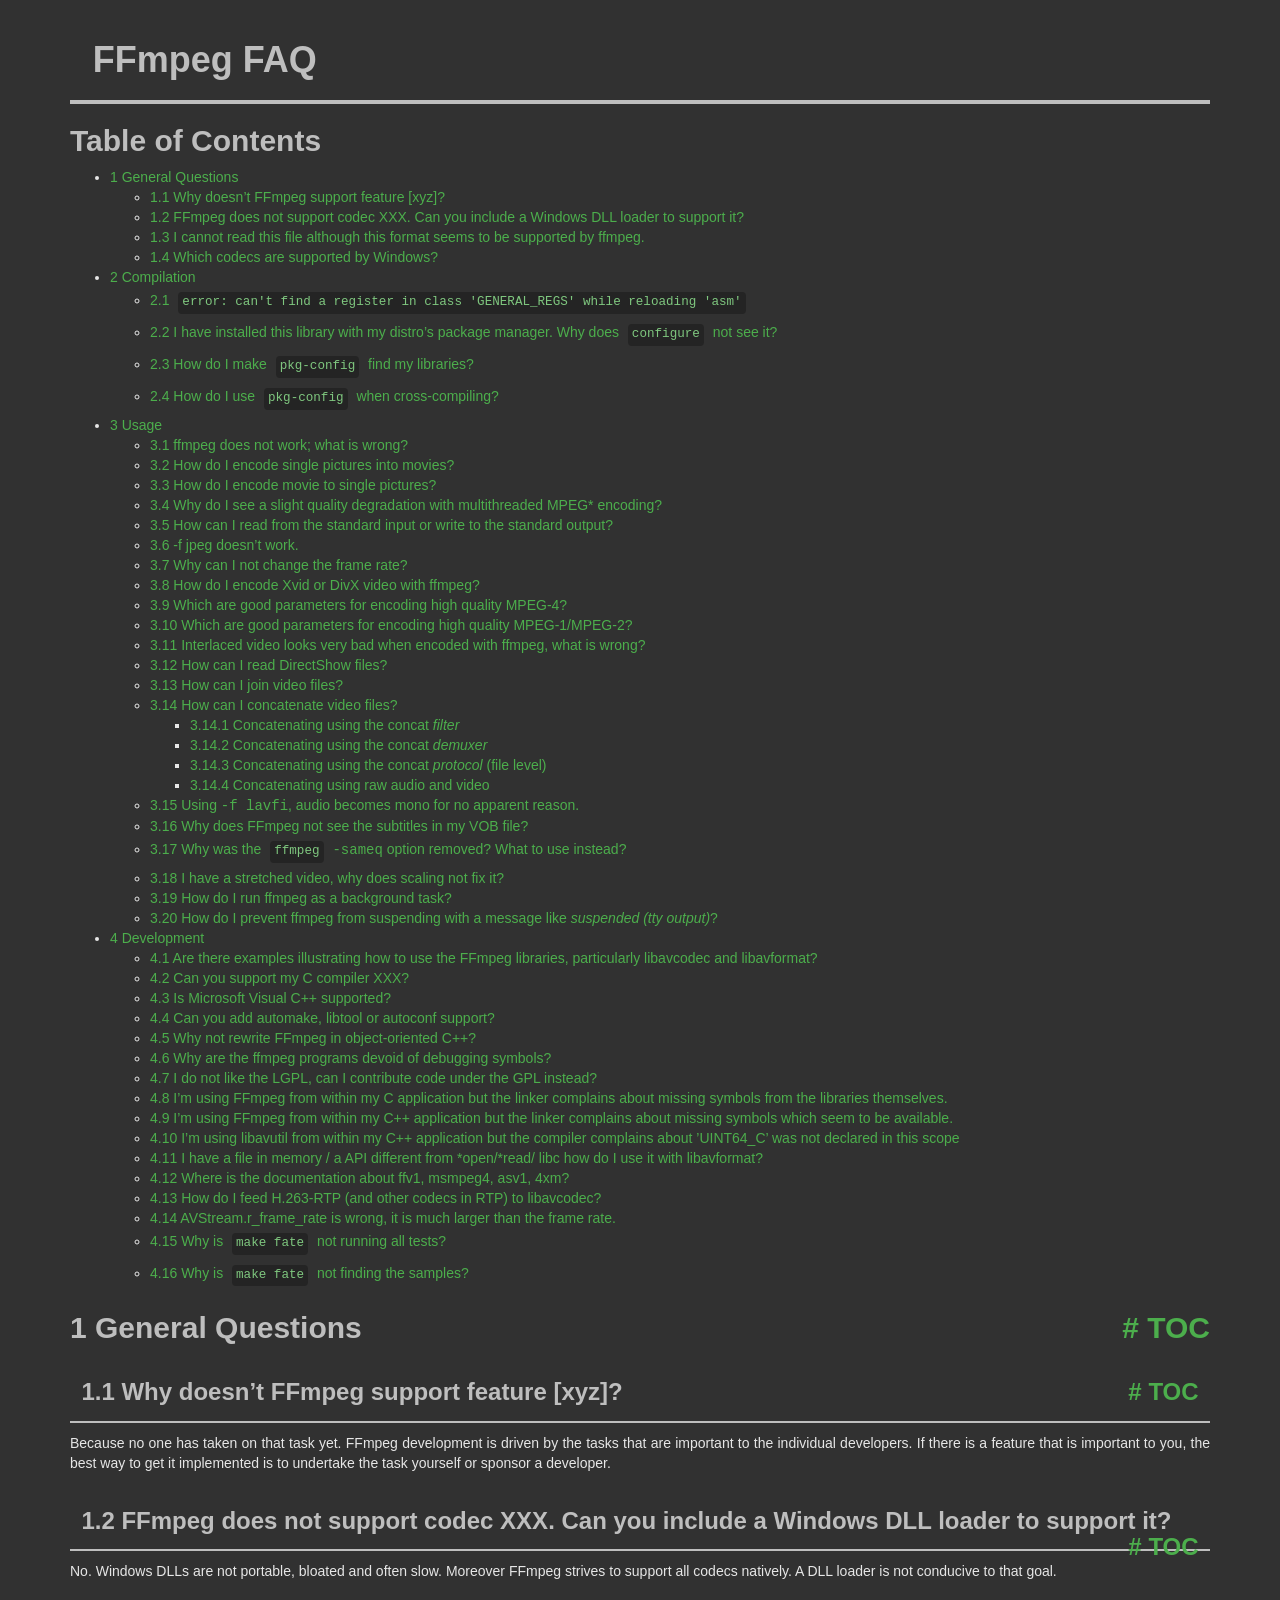
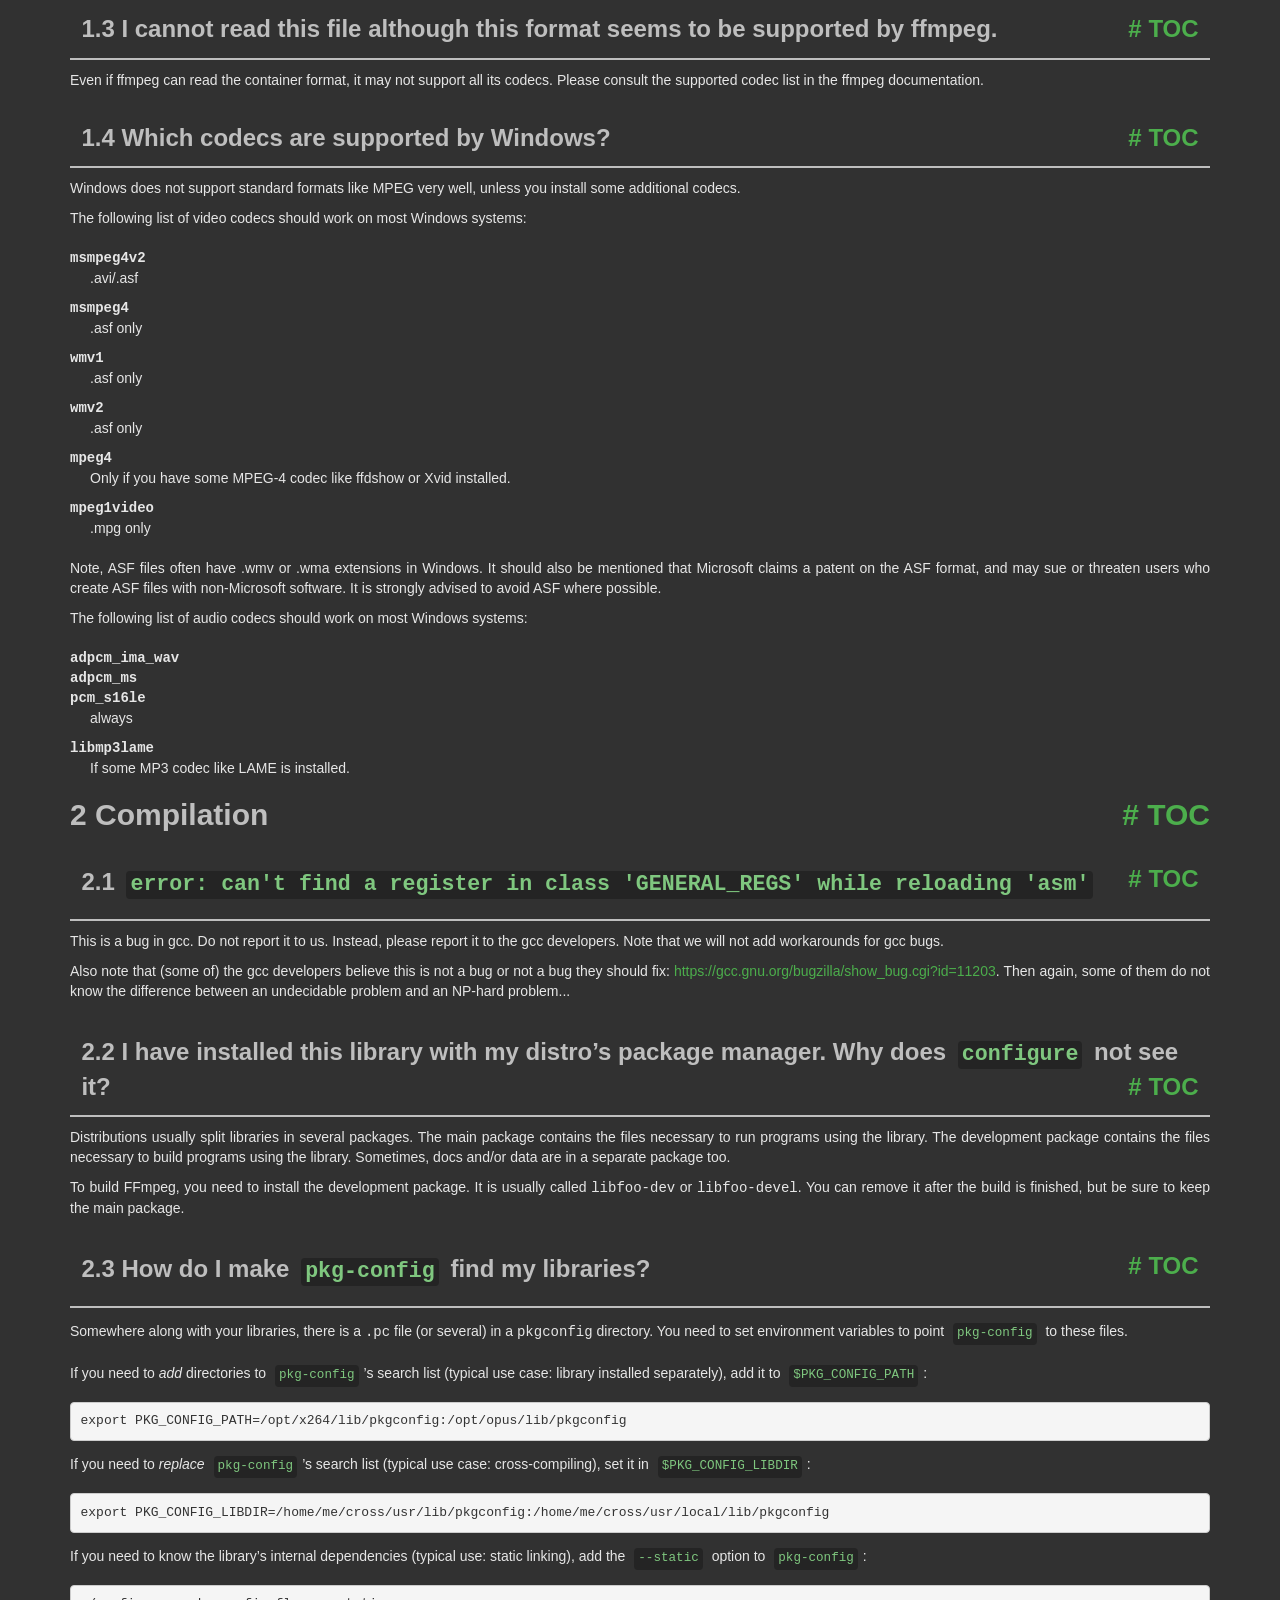
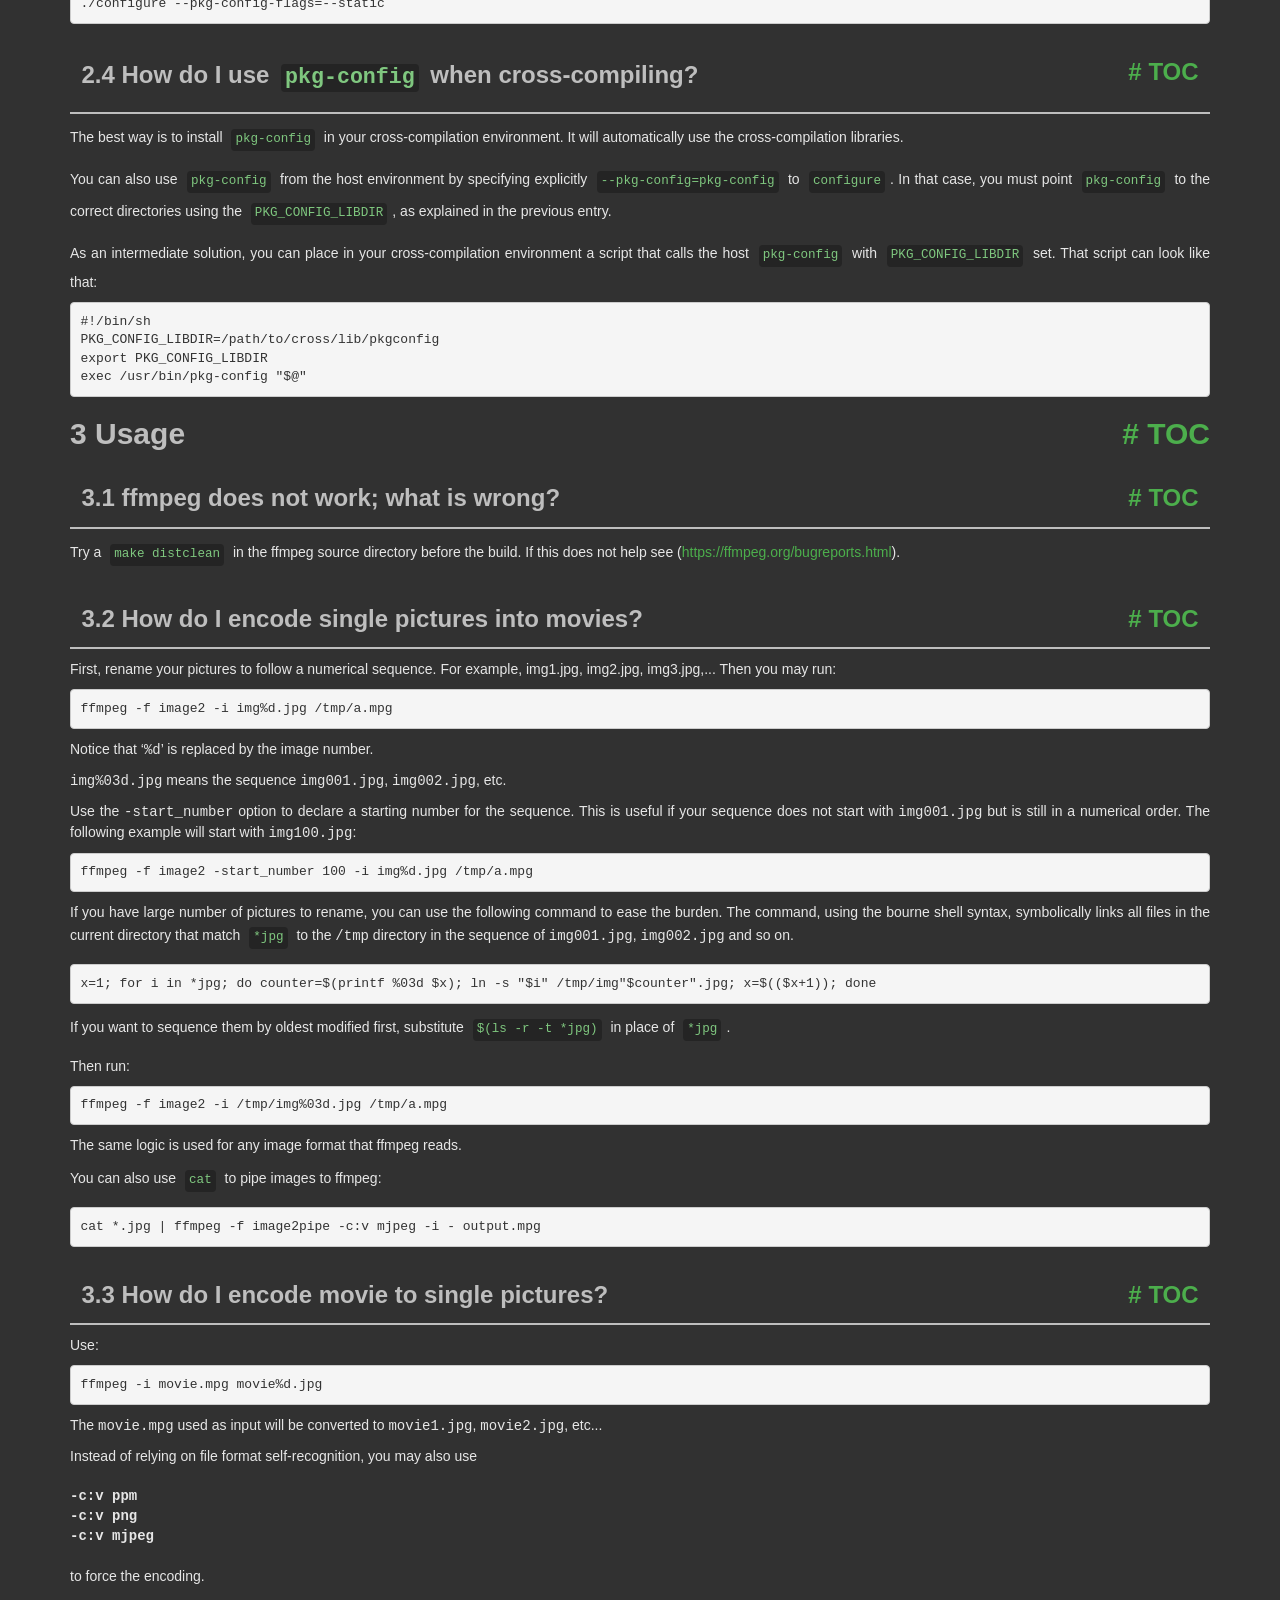
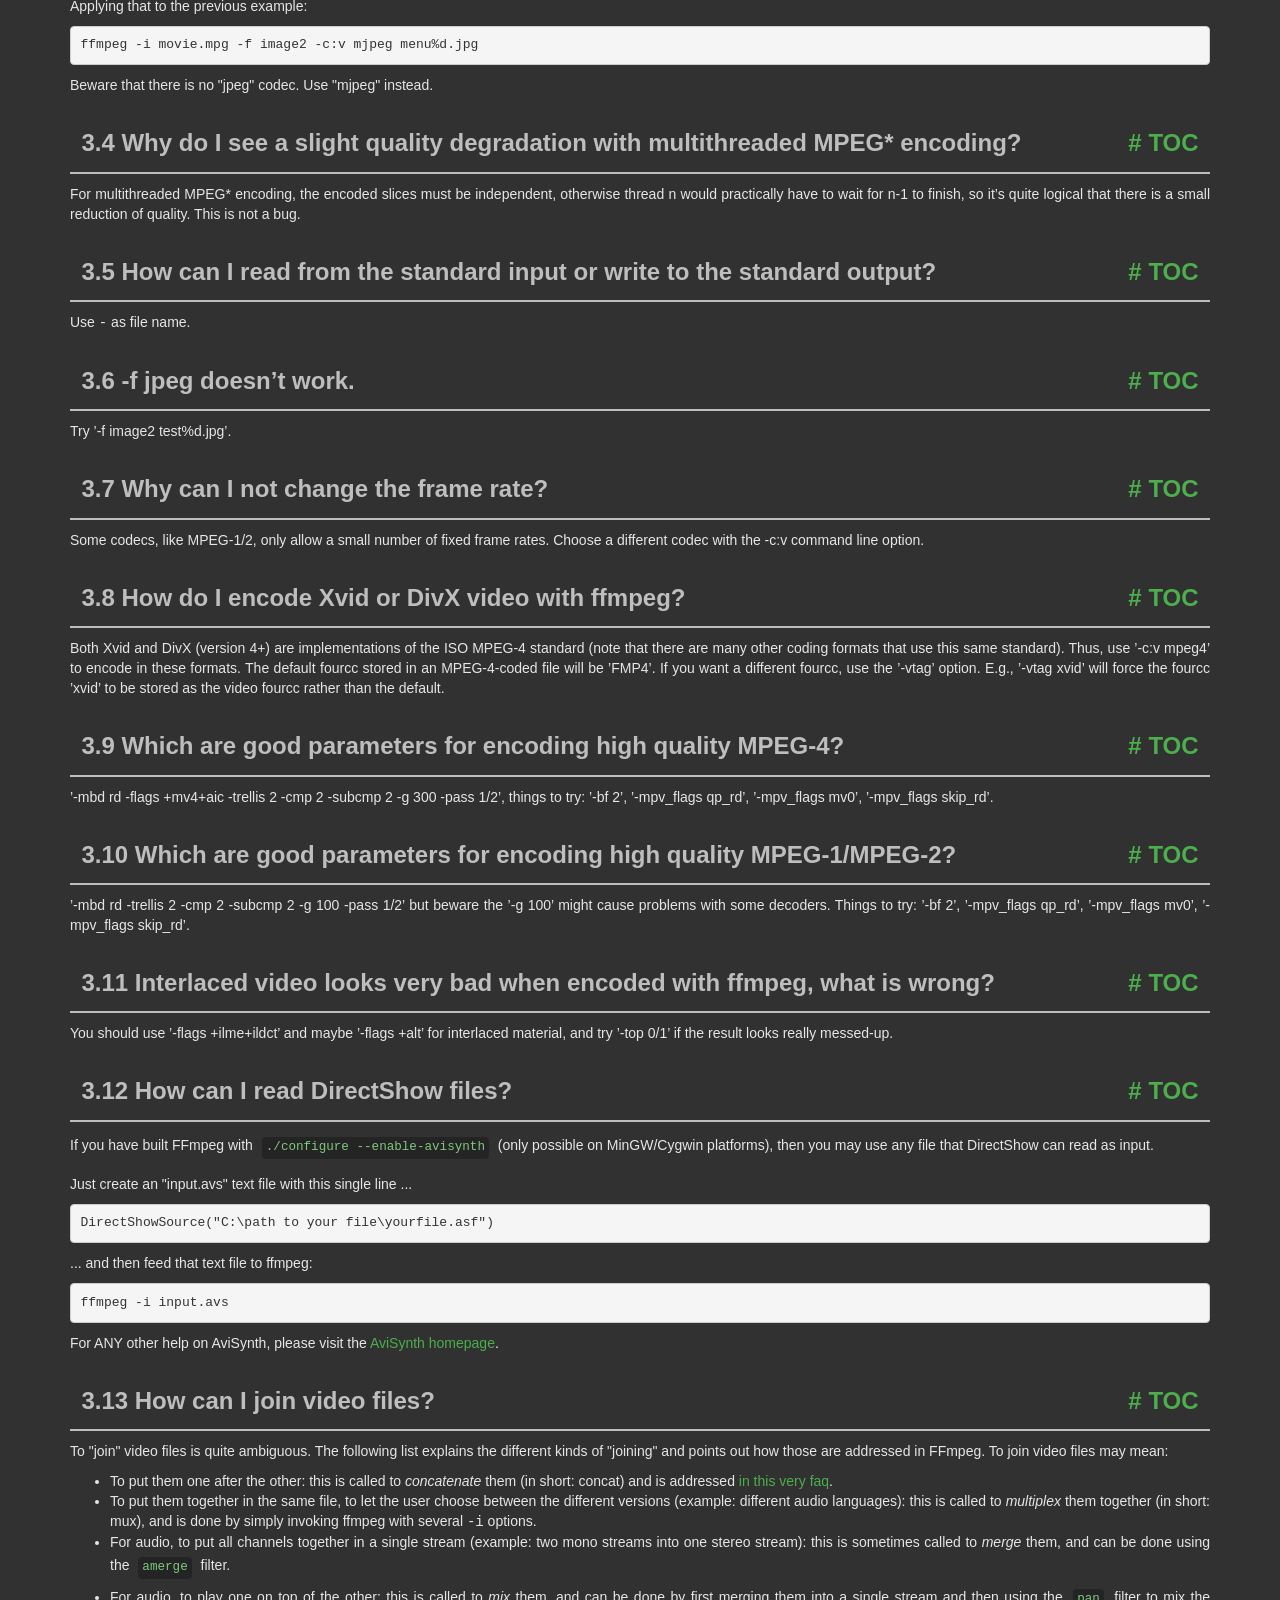
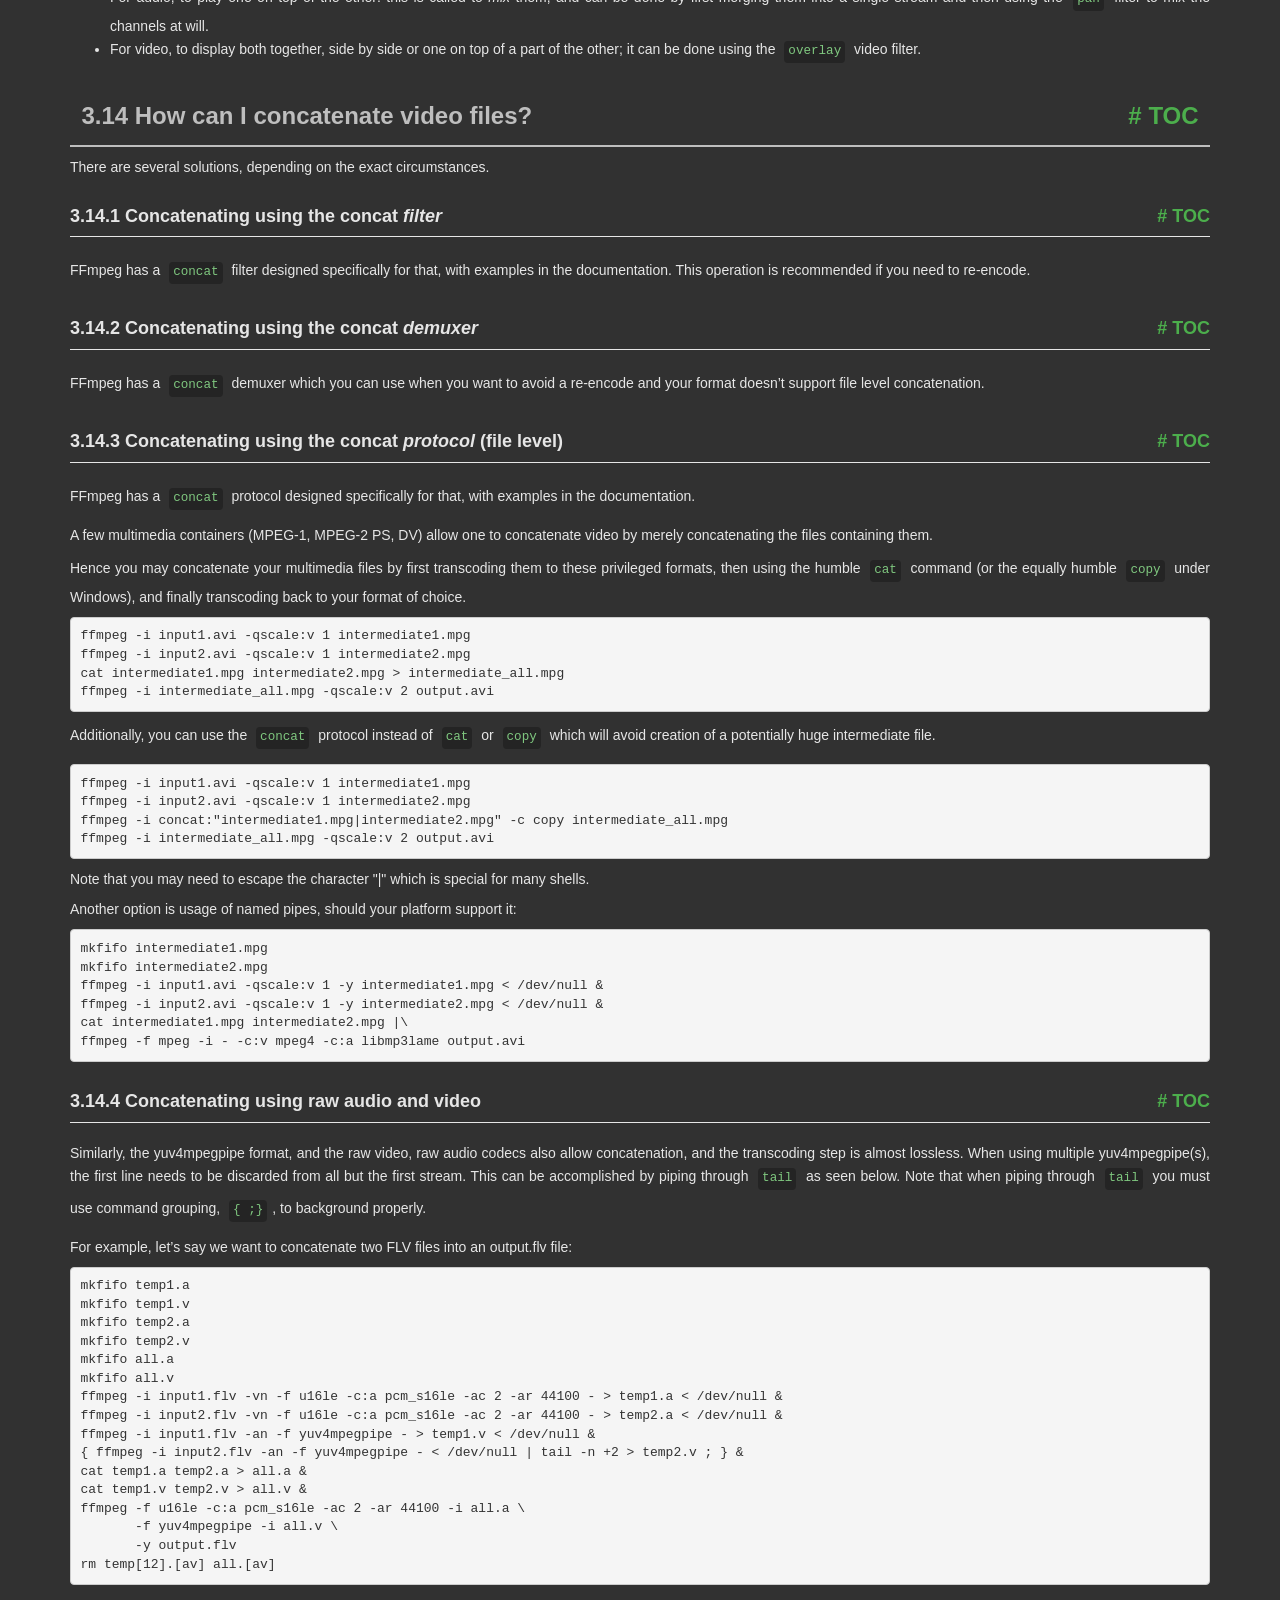
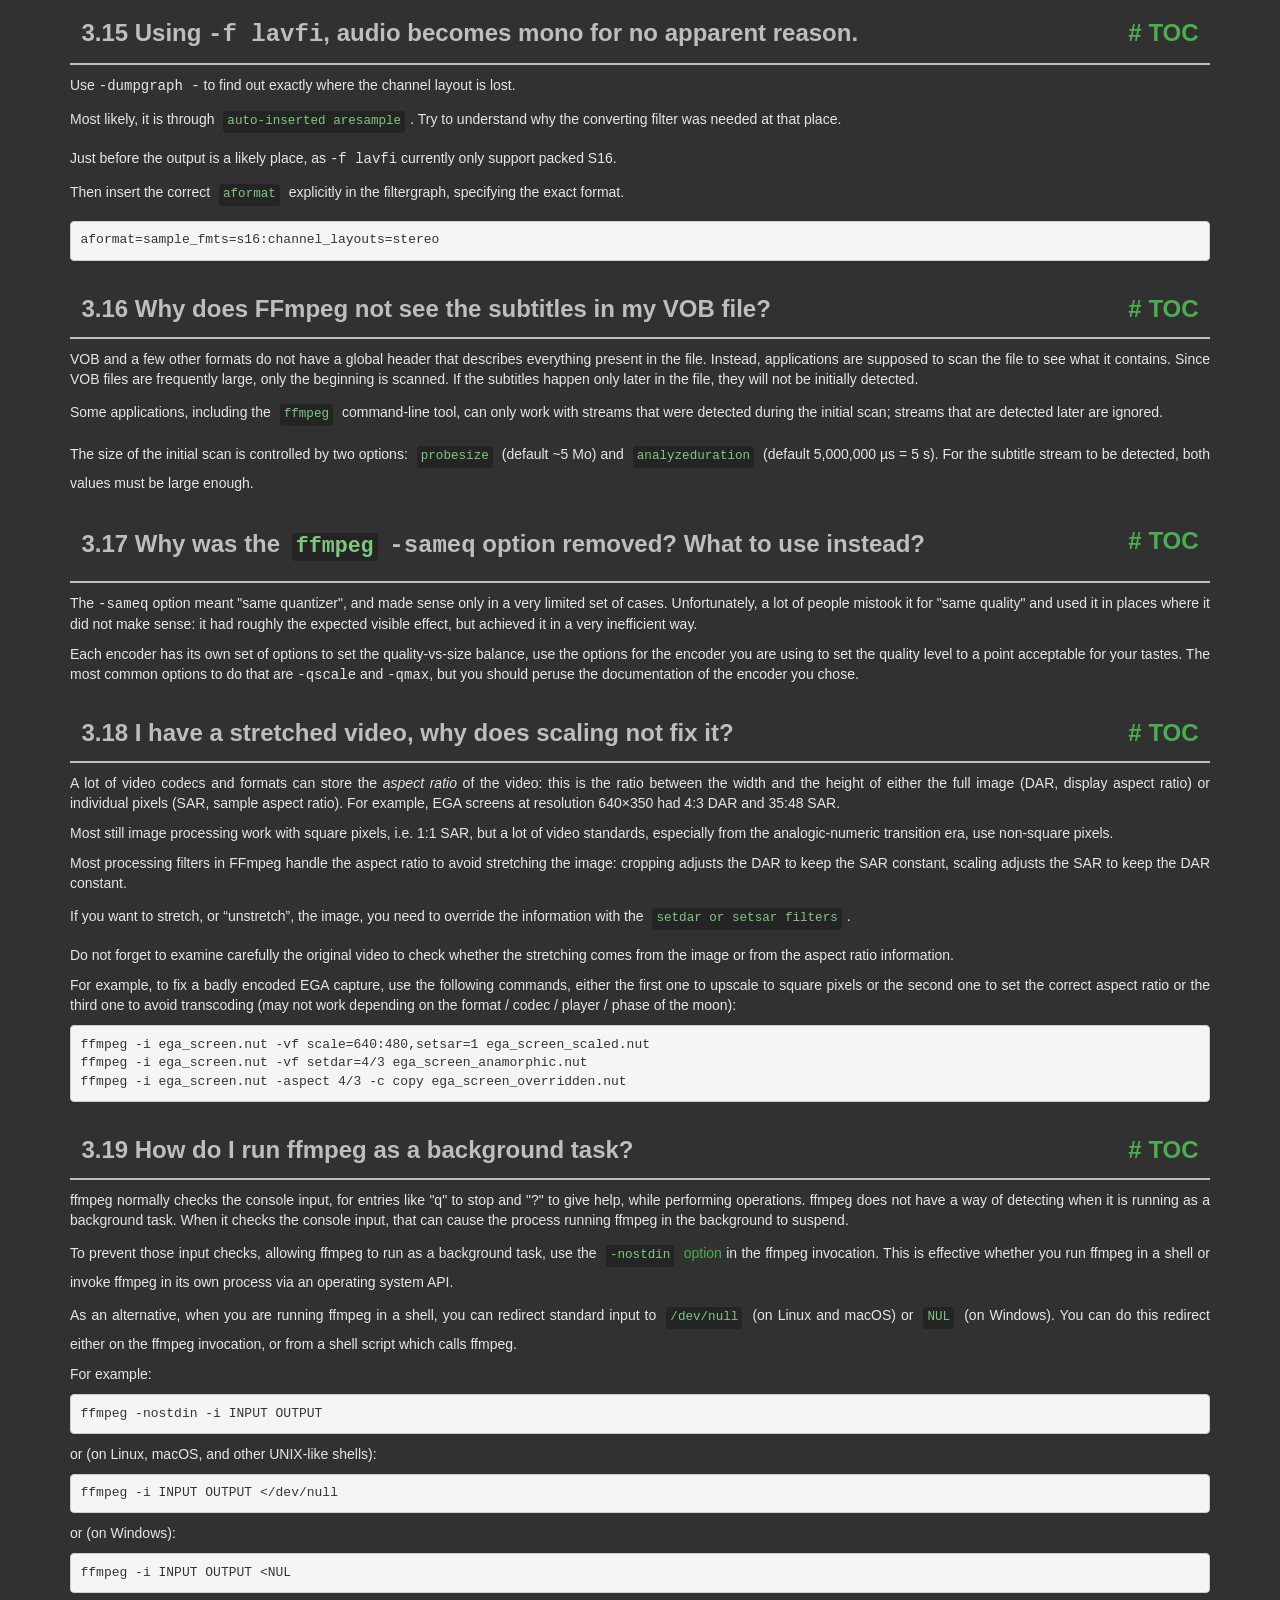
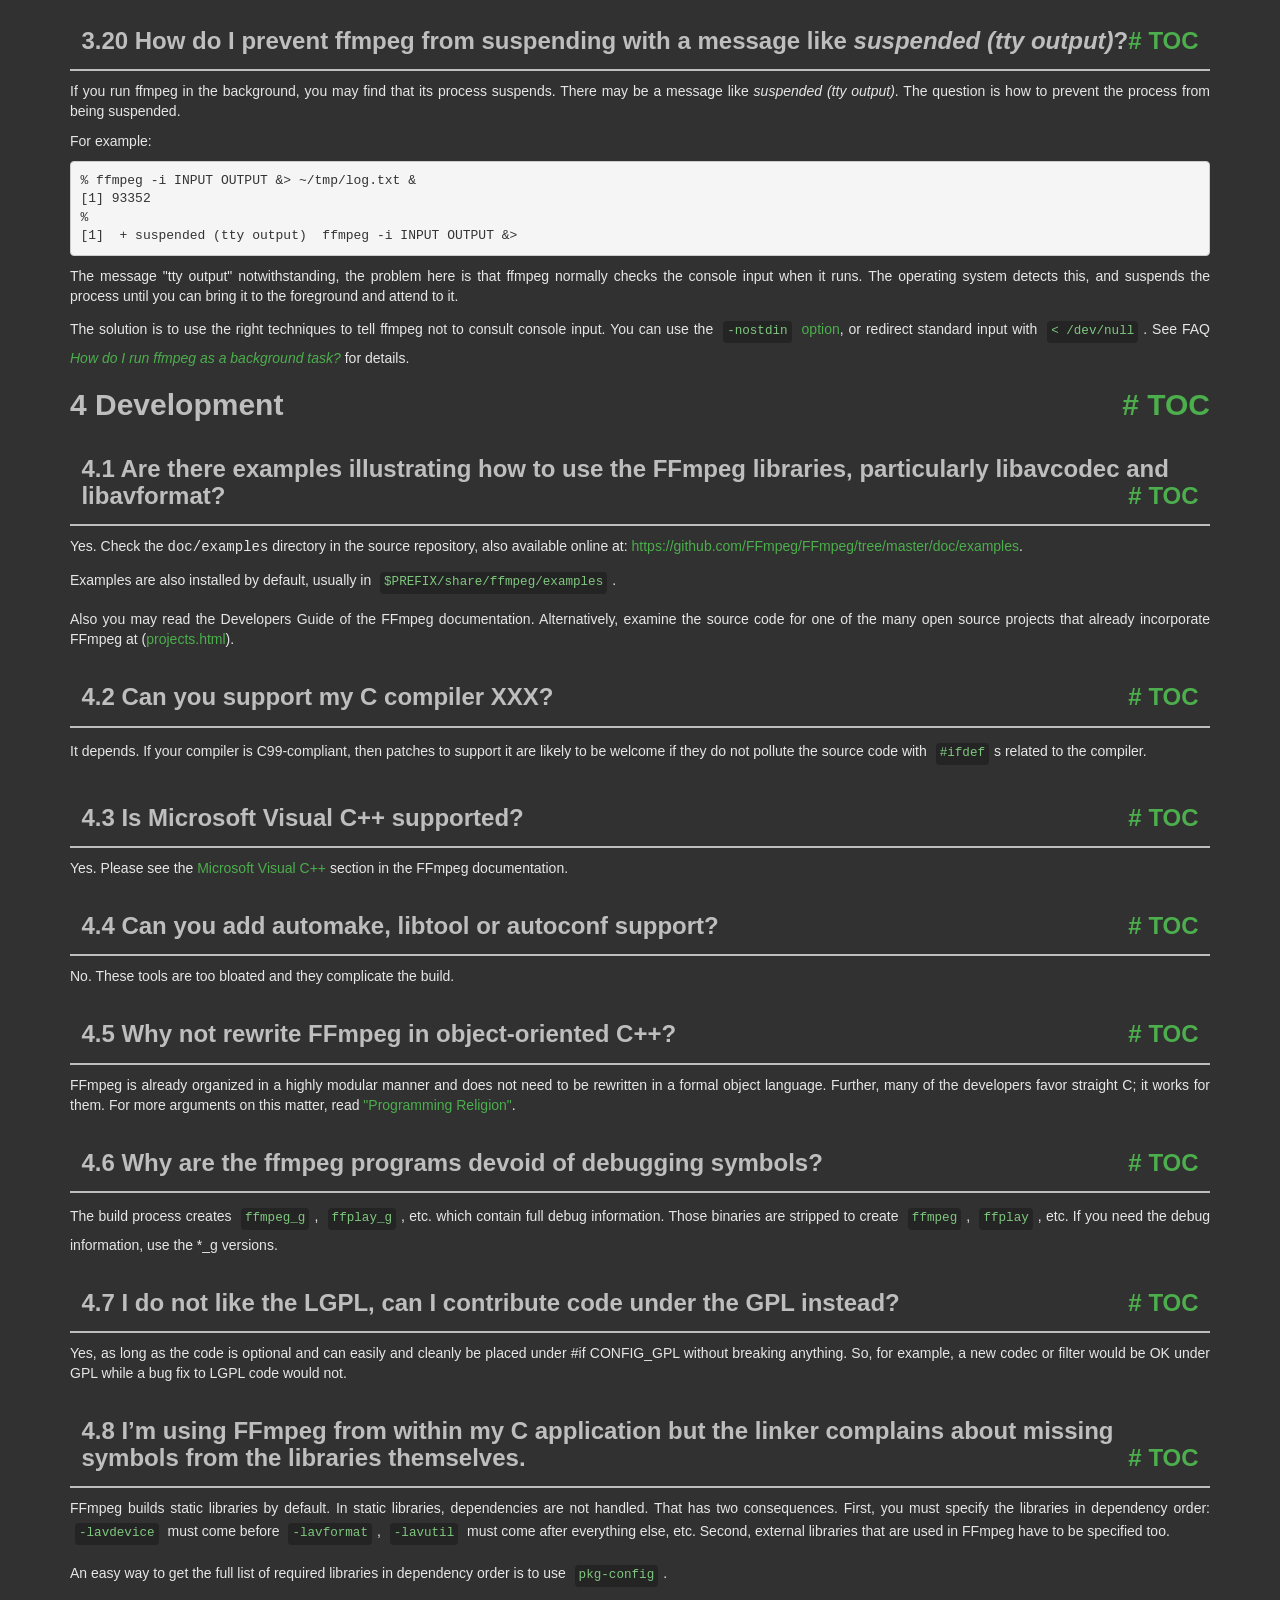
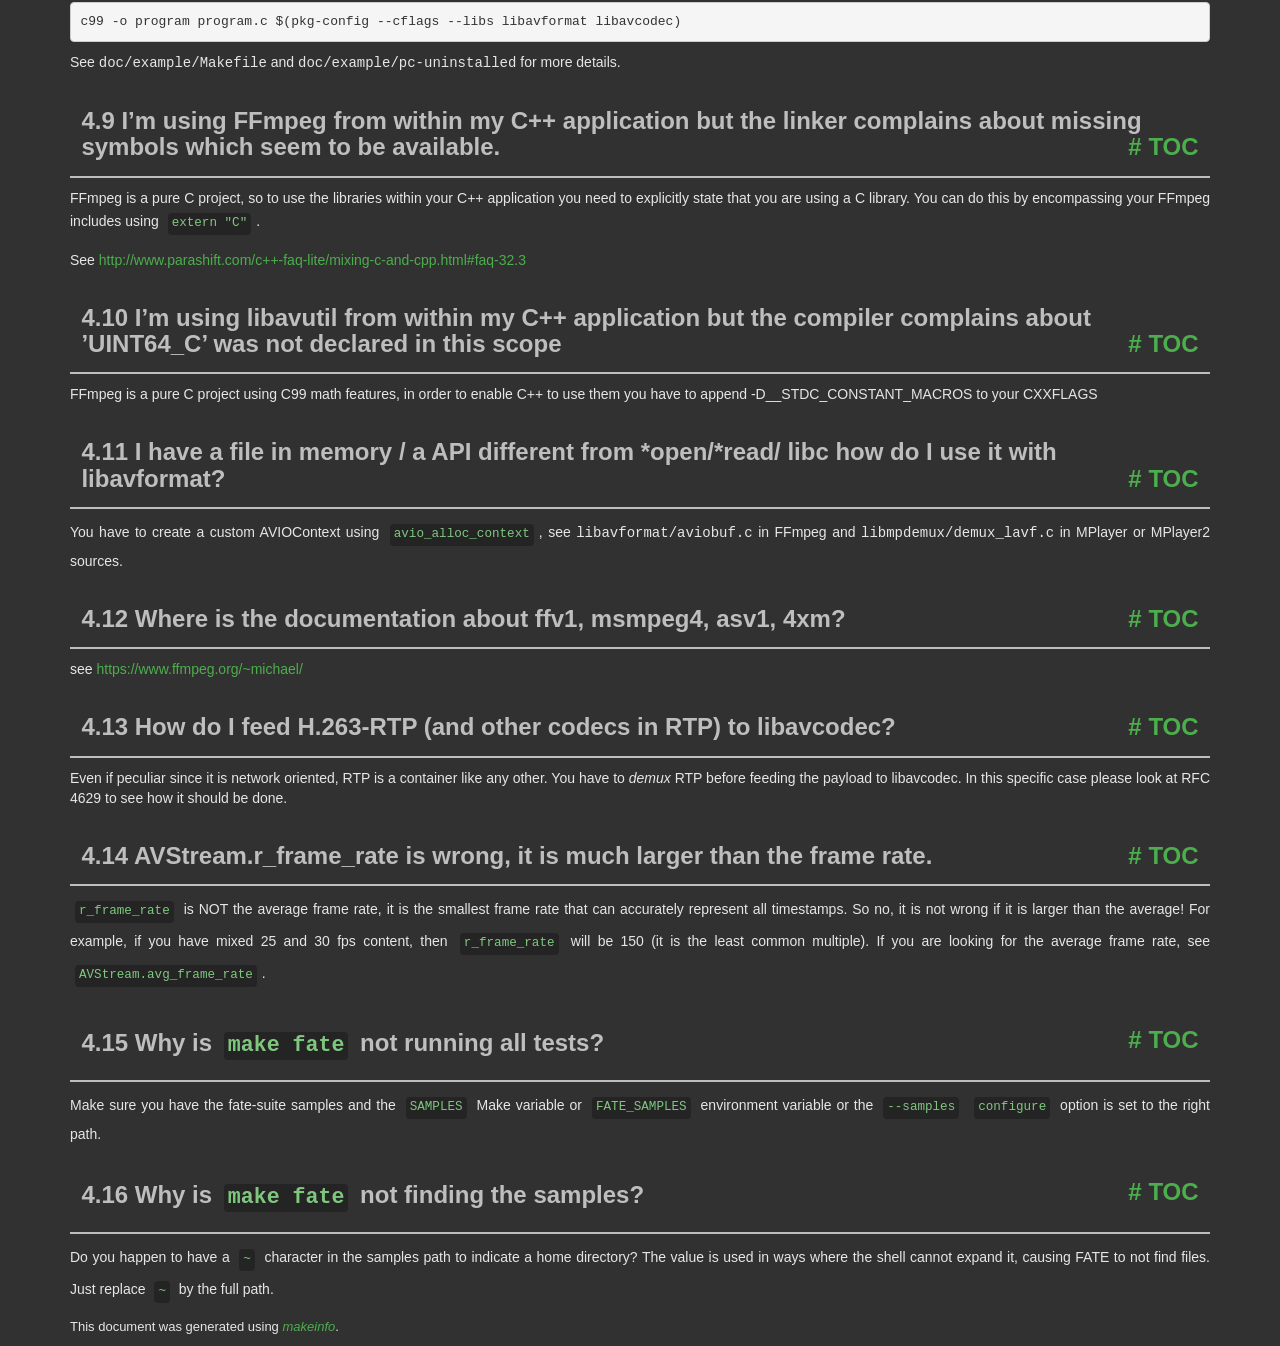
<file: Python/youtube-downloader/ffmpeg/doc/faq.html>
<!DOCTYPE html PUBLIC "-//W3C//DTD HTML 4.01 Transitional//EN" "http://www.w3.org/TR/html4/loose.dtd">
<html>
<!-- Created by , GNU Texinfo 7.1 -->
  <head>
    <meta charset="utf-8">
    <title>
      FFmpeg FAQ
    </title>
    <meta name="viewport" content="width=device-width,initial-scale=1.0">
    <link rel="stylesheet" type="text/css" href="bootstrap.min.css">
    <link rel="stylesheet" type="text/css" href="style.min.css">
  </head>
  <body>
    <div class="container">
      <h1>
      FFmpeg FAQ
      </h1>


<a name="SEC_Top"></a>

<div class="element-contents" id="SEC_Contents">
<h2 class="contents-heading">Table of Contents</h2>

<div class="contents">

<ul class="toc-numbered-mark">
  <li><a id="toc-General-Questions" href="#General-Questions">1 General Questions</a>
  <ul class="toc-numbered-mark">
    <li><a id="toc-Why-doesn_0027t-FFmpeg-support-feature-_005bxyz_005d_003f" href="#Why-doesn_0027t-FFmpeg-support-feature-_005bxyz_005d_003f">1.1 Why doesn&rsquo;t FFmpeg support feature [xyz]?</a></li>
    <li><a id="toc-FFmpeg-does-not-support-codec-XXX_002e-Can-you-include-a-Windows-DLL-loader-to-support-it_003f" href="#FFmpeg-does-not-support-codec-XXX_002e-Can-you-include-a-Windows-DLL-loader-to-support-it_003f">1.2 FFmpeg does not support codec XXX. Can you include a Windows DLL loader to support it?</a></li>
    <li><a id="toc-I-cannot-read-this-file-although-this-format-seems-to-be-supported-by-ffmpeg_002e" href="#I-cannot-read-this-file-although-this-format-seems-to-be-supported-by-ffmpeg_002e">1.3 I cannot read this file although this format seems to be supported by ffmpeg.</a></li>
    <li><a id="toc-Which-codecs-are-supported-by-Windows_003f" href="#Which-codecs-are-supported-by-Windows_003f">1.4 Which codecs are supported by Windows?</a></li>
  </ul></li>
  <li><a id="toc-Compilation" href="#Compilation">2 Compilation</a>
  <ul class="toc-numbered-mark">
    <li><a id="toc-error_003a-can_0027t-find-a-register-in-class-_0027GENERAL_005fREGS_0027-while-reloading-_0027asm_0027" href="#error_003a-can_0027t-find-a-register-in-class-_0027GENERAL_005fREGS_0027-while-reloading-_0027asm_0027">2.1 <code class="code">error: can't find a register in class 'GENERAL_REGS' while reloading 'asm'</code></a></li>
    <li><a id="toc-I-have-installed-this-library-with-my-distro_0027s-package-manager_002e-Why-does-configure-not-see-it_003f" href="#I-have-installed-this-library-with-my-distro_0027s-package-manager_002e-Why-does-configure-not-see-it_003f">2.2 I have installed this library with my distro&rsquo;s package manager. Why does <code class="command">configure</code> not see it?</a></li>
    <li><a id="toc-How-do-I-make-pkg_002dconfig-find-my-libraries_003f" href="#How-do-I-make-pkg_002dconfig-find-my-libraries_003f">2.3 How do I make <code class="command">pkg-config</code> find my libraries?</a></li>
    <li><a id="toc-How-do-I-use-pkg_002dconfig-when-cross_002dcompiling_003f" href="#How-do-I-use-pkg_002dconfig-when-cross_002dcompiling_003f">2.4 How do I use <code class="command">pkg-config</code> when cross-compiling?</a></li>
  </ul></li>
  <li><a id="toc-Usage" href="#Usage">3 Usage</a>
  <ul class="toc-numbered-mark">
    <li><a id="toc-ffmpeg-does-not-work_003b-what-is-wrong_003f" href="#ffmpeg-does-not-work_003b-what-is-wrong_003f">3.1 ffmpeg does not work; what is wrong?</a></li>
    <li><a id="toc-How-do-I-encode-single-pictures-into-movies_003f" href="#How-do-I-encode-single-pictures-into-movies_003f">3.2 How do I encode single pictures into movies?</a></li>
    <li><a id="toc-How-do-I-encode-movie-to-single-pictures_003f" href="#How-do-I-encode-movie-to-single-pictures_003f">3.3 How do I encode movie to single pictures?</a></li>
    <li><a id="toc-Why-do-I-see-a-slight-quality-degradation-with-multithreaded-MPEG_002a-encoding_003f" href="#Why-do-I-see-a-slight-quality-degradation-with-multithreaded-MPEG_002a-encoding_003f">3.4 Why do I see a slight quality degradation with multithreaded MPEG* encoding?</a></li>
    <li><a id="toc-How-can-I-read-from-the-standard-input-or-write-to-the-standard-output_003f" href="#How-can-I-read-from-the-standard-input-or-write-to-the-standard-output_003f">3.5 How can I read from the standard input or write to the standard output?</a></li>
    <li><a id="toc-_002df-jpeg-doesn_0027t-work_002e" href="#g_t_002df-jpeg-doesn_0027t-work_002e">3.6 -f jpeg doesn&rsquo;t work.</a></li>
    <li><a id="toc-Why-can-I-not-change-the-frame-rate_003f" href="#Why-can-I-not-change-the-frame-rate_003f">3.7 Why can I not change the frame rate?</a></li>
    <li><a id="toc-How-do-I-encode-Xvid-or-DivX-video-with-ffmpeg_003f" href="#How-do-I-encode-Xvid-or-DivX-video-with-ffmpeg_003f">3.8 How do I encode Xvid or DivX video with ffmpeg?</a></li>
    <li><a id="toc-Which-are-good-parameters-for-encoding-high-quality-MPEG_002d4_003f" href="#Which-are-good-parameters-for-encoding-high-quality-MPEG_002d4_003f">3.9 Which are good parameters for encoding high quality MPEG-4?</a></li>
    <li><a id="toc-Which-are-good-parameters-for-encoding-high-quality-MPEG_002d1_002fMPEG_002d2_003f" href="#Which-are-good-parameters-for-encoding-high-quality-MPEG_002d1_002fMPEG_002d2_003f">3.10 Which are good parameters for encoding high quality MPEG-1/MPEG-2?</a></li>
    <li><a id="toc-Interlaced-video-looks-very-bad-when-encoded-with-ffmpeg_002c-what-is-wrong_003f" href="#Interlaced-video-looks-very-bad-when-encoded-with-ffmpeg_002c-what-is-wrong_003f">3.11 Interlaced video looks very bad when encoded with ffmpeg, what is wrong?</a></li>
    <li><a id="toc-How-can-I-read-DirectShow-files_003f" href="#How-can-I-read-DirectShow-files_003f">3.12 How can I read DirectShow files?</a></li>
    <li><a id="toc-How-can-I-join-video-files_003f" href="#How-can-I-join-video-files_003f">3.13 How can I join video files?</a></li>
    <li><a id="toc-How-can-I-concatenate-video-files_003f" href="#How-can-I-concatenate-video-files_003f">3.14 How can I concatenate video files?</a>
    <ul class="toc-numbered-mark">
      <li><a id="toc-Concatenating-using-the-concat-filter" href="#Concatenating-using-the-concat-filter">3.14.1 Concatenating using the concat <em class="emph">filter</em></a></li>
      <li><a id="toc-Concatenating-using-the-concat-demuxer" href="#Concatenating-using-the-concat-demuxer">3.14.2 Concatenating using the concat <em class="emph">demuxer</em></a></li>
      <li><a id="toc-Concatenating-using-the-concat-protocol-_0028file-level_0029" href="#Concatenating-using-the-concat-protocol-_0028file-level_0029">3.14.3 Concatenating using the concat <em class="emph">protocol</em> (file level)</a></li>
      <li><a id="toc-Concatenating-using-raw-audio-and-video" href="#Concatenating-using-raw-audio-and-video">3.14.4 Concatenating using raw audio and video</a></li>
    </ul></li>
    <li><a id="toc-Using-_002df-lavfi_002c-audio-becomes-mono-for-no-apparent-reason_002e" href="#Using-_002df-lavfi_002c-audio-becomes-mono-for-no-apparent-reason_002e">3.15 Using <samp class="option">-f lavfi</samp>, audio becomes mono for no apparent reason.</a></li>
    <li><a id="toc-Why-does-FFmpeg-not-see-the-subtitles-in-my-VOB-file_003f" href="#Why-does-FFmpeg-not-see-the-subtitles-in-my-VOB-file_003f">3.16 Why does FFmpeg not see the subtitles in my VOB file?</a></li>
    <li><a id="toc-Why-was-the-ffmpeg-_002dsameq-option-removed_003f-What-to-use-instead_003f" href="#Why-was-the-ffmpeg-_002dsameq-option-removed_003f-What-to-use-instead_003f">3.17 Why was the <code class="command">ffmpeg</code> <samp class="option">-sameq</samp> option removed? What to use instead?</a></li>
    <li><a id="toc-I-have-a-stretched-video_002c-why-does-scaling-not-fix-it_003f" href="#I-have-a-stretched-video_002c-why-does-scaling-not-fix-it_003f">3.18 I have a stretched video, why does scaling not fix it?</a></li>
    <li><a id="toc-How-do-I-run-ffmpeg-as-a-background-task_003f" href="#How-do-I-run-ffmpeg-as-a-background-task_003f">3.19 How do I run ffmpeg as a background task?</a></li>
    <li><a id="toc-How-do-I-prevent-ffmpeg-from-suspending-with-a-message-like-suspended-_0028tty-output_0029_003f" href="#How-do-I-prevent-ffmpeg-from-suspending-with-a-message-like-suspended-_0028tty-output_0029_003f">3.20 How do I prevent ffmpeg from suspending with a message like <em class="emph">suspended (tty output)</em>?</a></li>
  </ul></li>
  <li><a id="toc-Development" href="#Development">4 Development</a>
  <ul class="toc-numbered-mark">
    <li><a id="toc-Are-there-examples-illustrating-how-to-use-the-FFmpeg-libraries_002c-particularly-libavcodec-and-libavformat_003f" href="#Are-there-examples-illustrating-how-to-use-the-FFmpeg-libraries_002c-particularly-libavcodec-and-libavformat_003f">4.1 Are there examples illustrating how to use the FFmpeg libraries, particularly libavcodec and libavformat?</a></li>
    <li><a id="toc-Can-you-support-my-C-compiler-XXX_003f" href="#Can-you-support-my-C-compiler-XXX_003f">4.2 Can you support my C compiler XXX?</a></li>
    <li><a id="toc-Is-Microsoft-Visual-C_002b_002b-supported_003f" href="#Is-Microsoft-Visual-C_002b_002b-supported_003f">4.3 Is Microsoft Visual C++ supported?</a></li>
    <li><a id="toc-Can-you-add-automake_002c-libtool-or-autoconf-support_003f" href="#Can-you-add-automake_002c-libtool-or-autoconf-support_003f">4.4 Can you add automake, libtool or autoconf support?</a></li>
    <li><a id="toc-Why-not-rewrite-FFmpeg-in-object_002doriented-C_002b_002b_003f" href="#Why-not-rewrite-FFmpeg-in-object_002doriented-C_002b_002b_003f">4.5 Why not rewrite FFmpeg in object-oriented C++?</a></li>
    <li><a id="toc-Why-are-the-ffmpeg-programs-devoid-of-debugging-symbols_003f" href="#Why-are-the-ffmpeg-programs-devoid-of-debugging-symbols_003f">4.6 Why are the ffmpeg programs devoid of debugging symbols?</a></li>
    <li><a id="toc-I-do-not-like-the-LGPL_002c-can-I-contribute-code-under-the-GPL-instead_003f" href="#I-do-not-like-the-LGPL_002c-can-I-contribute-code-under-the-GPL-instead_003f">4.7 I do not like the LGPL, can I contribute code under the GPL instead?</a></li>
    <li><a id="toc-I_0027m-using-FFmpeg-from-within-my-C-application-but-the-linker-complains-about-missing-symbols-from-the-libraries-themselves_002e" href="#I_0027m-using-FFmpeg-from-within-my-C-application-but-the-linker-complains-about-missing-symbols-from-the-libraries-themselves_002e">4.8 I&rsquo;m using FFmpeg from within my C application but the linker complains about missing symbols from the libraries themselves.</a></li>
    <li><a id="toc-I_0027m-using-FFmpeg-from-within-my-C_002b_002b-application-but-the-linker-complains-about-missing-symbols-which-seem-to-be-available_002e" href="#I_0027m-using-FFmpeg-from-within-my-C_002b_002b-application-but-the-linker-complains-about-missing-symbols-which-seem-to-be-available_002e">4.9 I&rsquo;m using FFmpeg from within my C++ application but the linker complains about missing symbols which seem to be available.</a></li>
    <li><a id="toc-I_0027m-using-libavutil-from-within-my-C_002b_002b-application-but-the-compiler-complains-about-_0027UINT64_005fC_0027-was-not-declared-in-this-scope" href="#I_0027m-using-libavutil-from-within-my-C_002b_002b-application-but-the-compiler-complains-about-_0027UINT64_005fC_0027-was-not-declared-in-this-scope">4.10 I&rsquo;m using libavutil from within my C++ application but the compiler complains about &rsquo;UINT64_C&rsquo; was not declared in this scope</a></li>
    <li><a id="toc-I-have-a-file-in-memory-_002f-a-API-different-from-_002aopen_002f_002aread_002f-libc-how-do-I-use-it-with-libavformat_003f" href="#I-have-a-file-in-memory-_002f-a-API-different-from-_002aopen_002f_002aread_002f-libc-how-do-I-use-it-with-libavformat_003f">4.11 I have a file in memory / a API different from *open/*read/ libc how do I use it with libavformat?</a></li>
    <li><a id="toc-Where-is-the-documentation-about-ffv1_002c-msmpeg4_002c-asv1_002c-4xm_003f" href="#Where-is-the-documentation-about-ffv1_002c-msmpeg4_002c-asv1_002c-4xm_003f">4.12 Where is the documentation about ffv1, msmpeg4, asv1, 4xm?</a></li>
    <li><a id="toc-How-do-I-feed-H_002e263_002dRTP-_0028and-other-codecs-in-RTP_0029-to-libavcodec_003f" href="#How-do-I-feed-H_002e263_002dRTP-_0028and-other-codecs-in-RTP_0029-to-libavcodec_003f">4.13 How do I feed H.263-RTP (and other codecs in RTP) to libavcodec?</a></li>
    <li><a id="toc-AVStream_002er_005fframe_005frate-is-wrong_002c-it-is-much-larger-than-the-frame-rate_002e" href="#AVStream_002er_005fframe_005frate-is-wrong_002c-it-is-much-larger-than-the-frame-rate_002e">4.14 AVStream.r_frame_rate is wrong, it is much larger than the frame rate.</a></li>
    <li><a id="toc-Why-is-make-fate-not-running-all-tests_003f" href="#Why-is-make-fate-not-running-all-tests_003f">4.15 Why is <code class="code">make fate</code> not running all tests?</a></li>
    <li><a id="toc-Why-is-make-fate-not-finding-the-samples_003f" href="#Why-is-make-fate-not-finding-the-samples_003f">4.16 Why is <code class="code">make fate</code> not finding the samples?</a></li>
  </ul></li>
</ul>
</div>
</div>

<a name="General-Questions"></a>
<h2 class="chapter">1 General Questions<span class="pull-right"><a class="anchor hidden-xs" href="#General-Questions" aria-hidden="true">#</a> <a class="anchor hidden-xs"href="#toc-General-Questions" aria-hidden="true">TOC</a></span></h2>

<a name="Why-doesn_0027t-FFmpeg-support-feature-_005bxyz_005d_003f"></a>
<h3 class="section">1.1 Why doesn&rsquo;t FFmpeg support feature [xyz]?<span class="pull-right"><a class="anchor hidden-xs" href="#Why-doesn_0027t-FFmpeg-support-feature-_005bxyz_005d_003f" aria-hidden="true">#</a> <a class="anchor hidden-xs"href="#toc-Why-doesn_0027t-FFmpeg-support-feature-_005bxyz_005d_003f" aria-hidden="true">TOC</a></span></h3>

<p>Because no one has taken on that task yet. FFmpeg development is
driven by the tasks that are important to the individual developers.
If there is a feature that is important to you, the best way to get
it implemented is to undertake the task yourself or sponsor a developer.
</p>
<a name="FFmpeg-does-not-support-codec-XXX_002e-Can-you-include-a-Windows-DLL-loader-to-support-it_003f"></a>
<h3 class="section">1.2 FFmpeg does not support codec XXX. Can you include a Windows DLL loader to support it?<span class="pull-right"><a class="anchor hidden-xs" href="#FFmpeg-does-not-support-codec-XXX_002e-Can-you-include-a-Windows-DLL-loader-to-support-it_003f" aria-hidden="true">#</a> <a class="anchor hidden-xs"href="#toc-FFmpeg-does-not-support-codec-XXX_002e-Can-you-include-a-Windows-DLL-loader-to-support-it_003f" aria-hidden="true">TOC</a></span></h3>

<p>No. Windows DLLs are not portable, bloated and often slow.
Moreover FFmpeg strives to support all codecs natively.
A DLL loader is not conducive to that goal.
</p>
<a name="I-cannot-read-this-file-although-this-format-seems-to-be-supported-by-ffmpeg_002e"></a>
<h3 class="section">1.3 I cannot read this file although this format seems to be supported by ffmpeg.<span class="pull-right"><a class="anchor hidden-xs" href="#I-cannot-read-this-file-although-this-format-seems-to-be-supported-by-ffmpeg_002e" aria-hidden="true">#</a> <a class="anchor hidden-xs"href="#toc-I-cannot-read-this-file-although-this-format-seems-to-be-supported-by-ffmpeg_002e" aria-hidden="true">TOC</a></span></h3>

<p>Even if ffmpeg can read the container format, it may not support all its
codecs. Please consult the supported codec list in the ffmpeg
documentation.
</p>
<a name="Which-codecs-are-supported-by-Windows_003f"></a>
<h3 class="section">1.4 Which codecs are supported by Windows?<span class="pull-right"><a class="anchor hidden-xs" href="#Which-codecs-are-supported-by-Windows_003f" aria-hidden="true">#</a> <a class="anchor hidden-xs"href="#toc-Which-codecs-are-supported-by-Windows_003f" aria-hidden="true">TOC</a></span></h3>

<p>Windows does not support standard formats like MPEG very well, unless you
install some additional codecs.
</p>
<p>The following list of video codecs should work on most Windows systems:
</p><dl class="table">
<dt><samp class="option">msmpeg4v2</samp></dt>
<dd><p>.avi/.asf
</p></dd>
<dt><samp class="option">msmpeg4</samp></dt>
<dd><p>.asf only
</p></dd>
<dt><samp class="option">wmv1</samp></dt>
<dd><p>.asf only
</p></dd>
<dt><samp class="option">wmv2</samp></dt>
<dd><p>.asf only
</p></dd>
<dt><samp class="option">mpeg4</samp></dt>
<dd><p>Only if you have some MPEG-4 codec like ffdshow or Xvid installed.
</p></dd>
<dt><samp class="option">mpeg1video</samp></dt>
<dd><p>.mpg only
</p></dd>
</dl>
<p>Note, ASF files often have .wmv or .wma extensions in Windows. It should also
be mentioned that Microsoft claims a patent on the ASF format, and may sue
or threaten users who create ASF files with non-Microsoft software. It is
strongly advised to avoid ASF where possible.
</p>
<p>The following list of audio codecs should work on most Windows systems:
</p><dl class="table">
<dt><samp class="option">adpcm_ima_wav</samp></dt>
<dt><samp class="option">adpcm_ms</samp></dt>
<dt><samp class="option">pcm_s16le</samp></dt>
<dd><p>always
</p></dd>
<dt><samp class="option">libmp3lame</samp></dt>
<dd><p>If some MP3 codec like LAME is installed.
</p></dd>
</dl>


<a name="Compilation"></a>
<h2 class="chapter">2 Compilation<span class="pull-right"><a class="anchor hidden-xs" href="#Compilation" aria-hidden="true">#</a> <a class="anchor hidden-xs"href="#toc-Compilation" aria-hidden="true">TOC</a></span></h2>

<a name="error_003a-can_0027t-find-a-register-in-class-_0027GENERAL_005fREGS_0027-while-reloading-_0027asm_0027"></a>
<h3 class="section">2.1 <code class="code">error: can't find a register in class 'GENERAL_REGS' while reloading 'asm'</code><span class="pull-right"><a class="anchor hidden-xs" href="#error_003a-can_0027t-find-a-register-in-class-_0027GENERAL_005fREGS_0027-while-reloading-_0027asm_0027" aria-hidden="true">#</a> <a class="anchor hidden-xs"href="#toc-error_003a-can_0027t-find-a-register-in-class-_0027GENERAL_005fREGS_0027-while-reloading-_0027asm_0027" aria-hidden="true">TOC</a></span></h3>

<p>This is a bug in gcc. Do not report it to us. Instead, please report it to
the gcc developers. Note that we will not add workarounds for gcc bugs.
</p>
<p>Also note that (some of) the gcc developers believe this is not a bug or
not a bug they should fix:
<a class="url" href="https://gcc.gnu.org/bugzilla/show_bug.cgi?id=11203">https://gcc.gnu.org/bugzilla/show_bug.cgi?id=11203</a>.
Then again, some of them do not know the difference between an undecidable
problem and an NP-hard problem...
</p>
<a name="I-have-installed-this-library-with-my-distro_0027s-package-manager_002e-Why-does-configure-not-see-it_003f"></a>
<h3 class="section">2.2 I have installed this library with my distro&rsquo;s package manager. Why does <code class="command">configure</code> not see it?<span class="pull-right"><a class="anchor hidden-xs" href="#I-have-installed-this-library-with-my-distro_0027s-package-manager_002e-Why-does-configure-not-see-it_003f" aria-hidden="true">#</a> <a class="anchor hidden-xs"href="#toc-I-have-installed-this-library-with-my-distro_0027s-package-manager_002e-Why-does-configure-not-see-it_003f" aria-hidden="true">TOC</a></span></h3>

<p>Distributions usually split libraries in several packages. The main package
contains the files necessary to run programs using the library. The
development package contains the files necessary to build programs using the
library. Sometimes, docs and/or data are in a separate package too.
</p>
<p>To build FFmpeg, you need to install the development package. It is usually
called <samp class="file">libfoo-dev</samp> or <samp class="file">libfoo-devel</samp>. You can remove it after the
build is finished, but be sure to keep the main package.
</p>
<a name="How-do-I-make-pkg_002dconfig-find-my-libraries_003f"></a>
<h3 class="section">2.3 How do I make <code class="command">pkg-config</code> find my libraries?<span class="pull-right"><a class="anchor hidden-xs" href="#How-do-I-make-pkg_002dconfig-find-my-libraries_003f" aria-hidden="true">#</a> <a class="anchor hidden-xs"href="#toc-How-do-I-make-pkg_002dconfig-find-my-libraries_003f" aria-hidden="true">TOC</a></span></h3>

<p>Somewhere along with your libraries, there is a <samp class="file">.pc</samp> file (or several)
in a <samp class="file">pkgconfig</samp> directory. You need to set environment variables to
point <code class="command">pkg-config</code> to these files.
</p>
<p>If you need to <em class="emph">add</em> directories to <code class="command">pkg-config</code>&rsquo;s search list
(typical use case: library installed separately), add it to
<code class="code">$PKG_CONFIG_PATH</code>:
</p>
<div class="example">
<pre class="example-preformatted">export PKG_CONFIG_PATH=/opt/x264/lib/pkgconfig:/opt/opus/lib/pkgconfig
</pre></div>

<p>If you need to <em class="emph">replace</em> <code class="command">pkg-config</code>&rsquo;s search list
(typical use case: cross-compiling), set it in
<code class="code">$PKG_CONFIG_LIBDIR</code>:
</p>
<div class="example">
<pre class="example-preformatted">export PKG_CONFIG_LIBDIR=/home/me/cross/usr/lib/pkgconfig:/home/me/cross/usr/local/lib/pkgconfig
</pre></div>

<p>If you need to know the library&rsquo;s internal dependencies (typical use: static
linking), add the <code class="code">--static</code> option to <code class="command">pkg-config</code>:
</p>
<div class="example">
<pre class="example-preformatted">./configure --pkg-config-flags=--static
</pre></div>

<a name="How-do-I-use-pkg_002dconfig-when-cross_002dcompiling_003f"></a>
<h3 class="section">2.4 How do I use <code class="command">pkg-config</code> when cross-compiling?<span class="pull-right"><a class="anchor hidden-xs" href="#How-do-I-use-pkg_002dconfig-when-cross_002dcompiling_003f" aria-hidden="true">#</a> <a class="anchor hidden-xs"href="#toc-How-do-I-use-pkg_002dconfig-when-cross_002dcompiling_003f" aria-hidden="true">TOC</a></span></h3>

<p>The best way is to install <code class="command">pkg-config</code> in your cross-compilation
environment. It will automatically use the cross-compilation libraries.
</p>
<p>You can also use <code class="command">pkg-config</code> from the host environment by
specifying explicitly <code class="code">--pkg-config=pkg-config</code> to <code class="command">configure</code>.
In that case, you must point <code class="command">pkg-config</code> to the correct directories
using the <code class="code">PKG_CONFIG_LIBDIR</code>, as explained in the previous entry.
</p>
<p>As an intermediate solution, you can place in your cross-compilation
environment a script that calls the host <code class="command">pkg-config</code> with
<code class="code">PKG_CONFIG_LIBDIR</code> set. That script can look like that:
</p>
<div class="example">
<pre class="example-preformatted">#!/bin/sh
PKG_CONFIG_LIBDIR=/path/to/cross/lib/pkgconfig
export PKG_CONFIG_LIBDIR
exec /usr/bin/pkg-config &quot;$@&quot;
</pre></div>

<a name="Usage"></a>
<h2 class="chapter">3 Usage<span class="pull-right"><a class="anchor hidden-xs" href="#Usage" aria-hidden="true">#</a> <a class="anchor hidden-xs"href="#toc-Usage" aria-hidden="true">TOC</a></span></h2>

<a name="ffmpeg-does-not-work_003b-what-is-wrong_003f"></a>
<h3 class="section">3.1 ffmpeg does not work; what is wrong?<span class="pull-right"><a class="anchor hidden-xs" href="#ffmpeg-does-not-work_003b-what-is-wrong_003f" aria-hidden="true">#</a> <a class="anchor hidden-xs"href="#toc-ffmpeg-does-not-work_003b-what-is-wrong_003f" aria-hidden="true">TOC</a></span></h3>

<p>Try a <code class="code">make distclean</code> in the ffmpeg source directory before the build.
If this does not help see
(<a class="url" href="https://ffmpeg.org/bugreports.html">https://ffmpeg.org/bugreports.html</a>).
</p>
<a name="How-do-I-encode-single-pictures-into-movies_003f"></a>
<h3 class="section">3.2 How do I encode single pictures into movies?<span class="pull-right"><a class="anchor hidden-xs" href="#How-do-I-encode-single-pictures-into-movies_003f" aria-hidden="true">#</a> <a class="anchor hidden-xs"href="#toc-How-do-I-encode-single-pictures-into-movies_003f" aria-hidden="true">TOC</a></span></h3>

<p>First, rename your pictures to follow a numerical sequence.
For example, img1.jpg, img2.jpg, img3.jpg,...
Then you may run:
</p>
<div class="example">
<pre class="example-preformatted">ffmpeg -f image2 -i img%d.jpg /tmp/a.mpg
</pre></div>

<p>Notice that &lsquo;<samp class="samp">%d</samp>&rsquo; is replaced by the image number.
</p>
<p><samp class="file">img%03d.jpg</samp> means the sequence <samp class="file">img001.jpg</samp>, <samp class="file">img002.jpg</samp>, etc.
</p>
<p>Use the <samp class="option">-start_number</samp> option to declare a starting number for
the sequence. This is useful if your sequence does not start with
<samp class="file">img001.jpg</samp> but is still in a numerical order. The following
example will start with <samp class="file">img100.jpg</samp>:
</p>
<div class="example">
<pre class="example-preformatted">ffmpeg -f image2 -start_number 100 -i img%d.jpg /tmp/a.mpg
</pre></div>

<p>If you have large number of pictures to rename, you can use the
following command to ease the burden. The command, using the bourne
shell syntax, symbolically links all files in the current directory
that match <code class="code">*jpg</code> to the <samp class="file">/tmp</samp> directory in the sequence of
<samp class="file">img001.jpg</samp>, <samp class="file">img002.jpg</samp> and so on.
</p>
<div class="example">
<pre class="example-preformatted">x=1; for i in *jpg; do counter=$(printf %03d $x); ln -s &quot;$i&quot; /tmp/img&quot;$counter&quot;.jpg; x=$(($x+1)); done
</pre></div>

<p>If you want to sequence them by oldest modified first, substitute
<code class="code">$(ls -r -t *jpg)</code> in place of <code class="code">*jpg</code>.
</p>
<p>Then run:
</p>
<div class="example">
<pre class="example-preformatted">ffmpeg -f image2 -i /tmp/img%03d.jpg /tmp/a.mpg
</pre></div>

<p>The same logic is used for any image format that ffmpeg reads.
</p>
<p>You can also use <code class="command">cat</code> to pipe images to ffmpeg:
</p>
<div class="example">
<pre class="example-preformatted">cat *.jpg | ffmpeg -f image2pipe -c:v mjpeg -i - output.mpg
</pre></div>

<a name="How-do-I-encode-movie-to-single-pictures_003f"></a>
<h3 class="section">3.3 How do I encode movie to single pictures?<span class="pull-right"><a class="anchor hidden-xs" href="#How-do-I-encode-movie-to-single-pictures_003f" aria-hidden="true">#</a> <a class="anchor hidden-xs"href="#toc-How-do-I-encode-movie-to-single-pictures_003f" aria-hidden="true">TOC</a></span></h3>

<p>Use:
</p>
<div class="example">
<pre class="example-preformatted">ffmpeg -i movie.mpg movie%d.jpg
</pre></div>

<p>The <samp class="file">movie.mpg</samp> used as input will be converted to
<samp class="file">movie1.jpg</samp>, <samp class="file">movie2.jpg</samp>, etc...
</p>
<p>Instead of relying on file format self-recognition, you may also use
</p><dl class="table">
<dt><samp class="option">-c:v ppm</samp></dt>
<dt><samp class="option">-c:v png</samp></dt>
<dt><samp class="option">-c:v mjpeg</samp></dt>
</dl>
<p>to force the encoding.
</p>
<p>Applying that to the previous example:
</p><div class="example">
<pre class="example-preformatted">ffmpeg -i movie.mpg -f image2 -c:v mjpeg menu%d.jpg
</pre></div>

<p>Beware that there is no &quot;jpeg&quot; codec. Use &quot;mjpeg&quot; instead.
</p>
<a name="Why-do-I-see-a-slight-quality-degradation-with-multithreaded-MPEG_002a-encoding_003f"></a>
<h3 class="section">3.4 Why do I see a slight quality degradation with multithreaded MPEG* encoding?<span class="pull-right"><a class="anchor hidden-xs" href="#Why-do-I-see-a-slight-quality-degradation-with-multithreaded-MPEG_002a-encoding_003f" aria-hidden="true">#</a> <a class="anchor hidden-xs"href="#toc-Why-do-I-see-a-slight-quality-degradation-with-multithreaded-MPEG_002a-encoding_003f" aria-hidden="true">TOC</a></span></h3>

<p>For multithreaded MPEG* encoding, the encoded slices must be independent,
otherwise thread n would practically have to wait for n-1 to finish, so it&rsquo;s
quite logical that there is a small reduction of quality. This is not a bug.
</p>
<a name="How-can-I-read-from-the-standard-input-or-write-to-the-standard-output_003f"></a>
<h3 class="section">3.5 How can I read from the standard input or write to the standard output?<span class="pull-right"><a class="anchor hidden-xs" href="#How-can-I-read-from-the-standard-input-or-write-to-the-standard-output_003f" aria-hidden="true">#</a> <a class="anchor hidden-xs"href="#toc-How-can-I-read-from-the-standard-input-or-write-to-the-standard-output_003f" aria-hidden="true">TOC</a></span></h3>

<p>Use <samp class="file">-</samp> as file name.
</p>
<a name="g_t_002df-jpeg-doesn_0027t-work_002e"></a>
<h3 class="section">3.6 -f jpeg doesn&rsquo;t work.<span class="pull-right"><a class="anchor hidden-xs" href="#_002df-jpeg-doesn_0027t-work_002e" aria-hidden="true">#</a> <a class="anchor hidden-xs"href="#toc-_002df-jpeg-doesn_0027t-work_002e" aria-hidden="true">TOC</a></span></h3>

<p>Try &rsquo;-f image2 test%d.jpg&rsquo;.
</p>
<a name="Why-can-I-not-change-the-frame-rate_003f"></a>
<h3 class="section">3.7 Why can I not change the frame rate?<span class="pull-right"><a class="anchor hidden-xs" href="#Why-can-I-not-change-the-frame-rate_003f" aria-hidden="true">#</a> <a class="anchor hidden-xs"href="#toc-Why-can-I-not-change-the-frame-rate_003f" aria-hidden="true">TOC</a></span></h3>

<p>Some codecs, like MPEG-1/2, only allow a small number of fixed frame rates.
Choose a different codec with the -c:v command line option.
</p>
<a name="How-do-I-encode-Xvid-or-DivX-video-with-ffmpeg_003f"></a>
<h3 class="section">3.8 How do I encode Xvid or DivX video with ffmpeg?<span class="pull-right"><a class="anchor hidden-xs" href="#How-do-I-encode-Xvid-or-DivX-video-with-ffmpeg_003f" aria-hidden="true">#</a> <a class="anchor hidden-xs"href="#toc-How-do-I-encode-Xvid-or-DivX-video-with-ffmpeg_003f" aria-hidden="true">TOC</a></span></h3>

<p>Both Xvid and DivX (version 4+) are implementations of the ISO MPEG-4
standard (note that there are many other coding formats that use this
same standard). Thus, use &rsquo;-c:v mpeg4&rsquo; to encode in these formats. The
default fourcc stored in an MPEG-4-coded file will be &rsquo;FMP4&rsquo;. If you want
a different fourcc, use the &rsquo;-vtag&rsquo; option. E.g., &rsquo;-vtag xvid&rsquo; will
force the fourcc &rsquo;xvid&rsquo; to be stored as the video fourcc rather than the
default.
</p>
<a name="Which-are-good-parameters-for-encoding-high-quality-MPEG_002d4_003f"></a>
<h3 class="section">3.9 Which are good parameters for encoding high quality MPEG-4?<span class="pull-right"><a class="anchor hidden-xs" href="#Which-are-good-parameters-for-encoding-high-quality-MPEG_002d4_003f" aria-hidden="true">#</a> <a class="anchor hidden-xs"href="#toc-Which-are-good-parameters-for-encoding-high-quality-MPEG_002d4_003f" aria-hidden="true">TOC</a></span></h3>

<p>&rsquo;-mbd rd -flags +mv4+aic -trellis 2 -cmp 2 -subcmp 2 -g 300 -pass 1/2&rsquo;,
things to try: &rsquo;-bf 2&rsquo;, &rsquo;-mpv_flags qp_rd&rsquo;, &rsquo;-mpv_flags mv0&rsquo;, &rsquo;-mpv_flags skip_rd&rsquo;.
</p>
<a name="Which-are-good-parameters-for-encoding-high-quality-MPEG_002d1_002fMPEG_002d2_003f"></a>
<h3 class="section">3.10 Which are good parameters for encoding high quality MPEG-1/MPEG-2?<span class="pull-right"><a class="anchor hidden-xs" href="#Which-are-good-parameters-for-encoding-high-quality-MPEG_002d1_002fMPEG_002d2_003f" aria-hidden="true">#</a> <a class="anchor hidden-xs"href="#toc-Which-are-good-parameters-for-encoding-high-quality-MPEG_002d1_002fMPEG_002d2_003f" aria-hidden="true">TOC</a></span></h3>

<p>&rsquo;-mbd rd -trellis 2 -cmp 2 -subcmp 2 -g 100 -pass 1/2&rsquo;
but beware the &rsquo;-g 100&rsquo; might cause problems with some decoders.
Things to try: &rsquo;-bf 2&rsquo;, &rsquo;-mpv_flags qp_rd&rsquo;, &rsquo;-mpv_flags mv0&rsquo;, &rsquo;-mpv_flags skip_rd&rsquo;.
</p>
<a name="Interlaced-video-looks-very-bad-when-encoded-with-ffmpeg_002c-what-is-wrong_003f"></a>
<h3 class="section">3.11 Interlaced video looks very bad when encoded with ffmpeg, what is wrong?<span class="pull-right"><a class="anchor hidden-xs" href="#Interlaced-video-looks-very-bad-when-encoded-with-ffmpeg_002c-what-is-wrong_003f" aria-hidden="true">#</a> <a class="anchor hidden-xs"href="#toc-Interlaced-video-looks-very-bad-when-encoded-with-ffmpeg_002c-what-is-wrong_003f" aria-hidden="true">TOC</a></span></h3>

<p>You should use &rsquo;-flags +ilme+ildct&rsquo; and maybe &rsquo;-flags +alt&rsquo; for interlaced
material, and try &rsquo;-top 0/1&rsquo; if the result looks really messed-up.
</p>
<a name="How-can-I-read-DirectShow-files_003f"></a>
<h3 class="section">3.12 How can I read DirectShow files?<span class="pull-right"><a class="anchor hidden-xs" href="#How-can-I-read-DirectShow-files_003f" aria-hidden="true">#</a> <a class="anchor hidden-xs"href="#toc-How-can-I-read-DirectShow-files_003f" aria-hidden="true">TOC</a></span></h3>

<p>If you have built FFmpeg with <code class="code">./configure --enable-avisynth</code>
(only possible on MinGW/Cygwin platforms),
then you may use any file that DirectShow can read as input.
</p>
<p>Just create an &quot;input.avs&quot; text file with this single line ...
</p><div class="example">
<pre class="example-preformatted">DirectShowSource(&quot;C:\path to your file\yourfile.asf&quot;)
</pre></div>
<p>... and then feed that text file to ffmpeg:
</p><div class="example">
<pre class="example-preformatted">ffmpeg -i input.avs
</pre></div>

<p>For ANY other help on AviSynth, please visit the
<a class="uref" href="http://www.avisynth.org/">AviSynth homepage</a>.
</p>
<a name="How-can-I-join-video-files_003f"></a>
<h3 class="section">3.13 How can I join video files?<span class="pull-right"><a class="anchor hidden-xs" href="#How-can-I-join-video-files_003f" aria-hidden="true">#</a> <a class="anchor hidden-xs"href="#toc-How-can-I-join-video-files_003f" aria-hidden="true">TOC</a></span></h3>

<p>To &quot;join&quot; video files is quite ambiguous. The following list explains the
different kinds of &quot;joining&quot; and points out how those are addressed in
FFmpeg. To join video files may mean:
</p>
<ul class="itemize mark-bullet">
<li>To put them one after the other: this is called to <em class="emph">concatenate</em> them
(in short: concat) and is addressed
<a class="ref" href="#How-can-I-concatenate-video-files">in this very faq</a>.

</li><li>To put them together in the same file, to let the user choose between the
different versions (example: different audio languages): this is called to
<em class="emph">multiplex</em> them together (in short: mux), and is done by simply
invoking ffmpeg with several <samp class="option">-i</samp> options.

</li><li>For audio, to put all channels together in a single stream (example: two
mono streams into one stereo stream): this is sometimes called to
<em class="emph">merge</em> them, and can be done using the
<a class="url" href="ffmpeg-filters.html#amerge"><code class="code">amerge</code></a> filter.

</li><li>For audio, to play one on top of the other: this is called to <em class="emph">mix</em>
them, and can be done by first merging them into a single stream and then
using the <a class="url" href="ffmpeg-filters.html#pan"><code class="code">pan</code></a> filter to mix
the channels at will.

</li><li>For video, to display both together, side by side or one on top of a part of
the other; it can be done using the
<a class="url" href="ffmpeg-filters.html#overlay"><code class="code">overlay</code></a> video filter.

</li></ul>

<a class="anchor" id="How-can-I-concatenate-video-files"></a><a name="How-can-I-concatenate-video-files_003f"></a>
<h3 class="section">3.14 How can I concatenate video files?<span class="pull-right"><a class="anchor hidden-xs" href="#How-can-I-concatenate-video-files_003f" aria-hidden="true">#</a> <a class="anchor hidden-xs"href="#toc-How-can-I-concatenate-video-files_003f" aria-hidden="true">TOC</a></span></h3>

<p>There are several solutions, depending on the exact circumstances.
</p>
<a name="Concatenating-using-the-concat-filter"></a>
<h4 class="subsection">3.14.1 Concatenating using the concat <em class="emph">filter</em><span class="pull-right"><a class="anchor hidden-xs" href="#Concatenating-using-the-concat-filter" aria-hidden="true">#</a> <a class="anchor hidden-xs"href="#toc-Concatenating-using-the-concat-filter" aria-hidden="true">TOC</a></span></h4>

<p>FFmpeg has a <a class="url" href="ffmpeg-filters.html#concat"><code class="code">concat</code></a> filter designed specifically for that, with examples in the
documentation. This operation is recommended if you need to re-encode.
</p>
<a name="Concatenating-using-the-concat-demuxer"></a>
<h4 class="subsection">3.14.2 Concatenating using the concat <em class="emph">demuxer</em><span class="pull-right"><a class="anchor hidden-xs" href="#Concatenating-using-the-concat-demuxer" aria-hidden="true">#</a> <a class="anchor hidden-xs"href="#toc-Concatenating-using-the-concat-demuxer" aria-hidden="true">TOC</a></span></h4>

<p>FFmpeg has a <a class="url" href="ffmpeg-formats.html#concat"><code class="code">concat</code></a> demuxer which you can use when you want to avoid a re-encode and
your format doesn&rsquo;t support file level concatenation.
</p>
<a name="Concatenating-using-the-concat-protocol-_0028file-level_0029"></a>
<h4 class="subsection">3.14.3 Concatenating using the concat <em class="emph">protocol</em> (file level)<span class="pull-right"><a class="anchor hidden-xs" href="#Concatenating-using-the-concat-protocol-_0028file-level_0029" aria-hidden="true">#</a> <a class="anchor hidden-xs"href="#toc-Concatenating-using-the-concat-protocol-_0028file-level_0029" aria-hidden="true">TOC</a></span></h4>

<p>FFmpeg has a <a class="url" href="ffmpeg-protocols.html#concat"><code class="code">concat</code></a> protocol designed specifically for that, with examples in the
documentation.
</p>
<p>A few multimedia containers (MPEG-1, MPEG-2 PS, DV) allow one to concatenate
video by merely concatenating the files containing them.
</p>
<p>Hence you may concatenate your multimedia files by first transcoding them to
these privileged formats, then using the humble <code class="code">cat</code> command (or the
equally humble <code class="code">copy</code> under Windows), and finally transcoding back to your
format of choice.
</p>
<div class="example">
<pre class="example-preformatted">ffmpeg -i input1.avi -qscale:v 1 intermediate1.mpg
ffmpeg -i input2.avi -qscale:v 1 intermediate2.mpg
cat intermediate1.mpg intermediate2.mpg &gt; intermediate_all.mpg
ffmpeg -i intermediate_all.mpg -qscale:v 2 output.avi
</pre></div>

<p>Additionally, you can use the <code class="code">concat</code> protocol instead of <code class="code">cat</code> or
<code class="code">copy</code> which will avoid creation of a potentially huge intermediate file.
</p>
<div class="example">
<pre class="example-preformatted">ffmpeg -i input1.avi -qscale:v 1 intermediate1.mpg
ffmpeg -i input2.avi -qscale:v 1 intermediate2.mpg
ffmpeg -i concat:&quot;intermediate1.mpg|intermediate2.mpg&quot; -c copy intermediate_all.mpg
ffmpeg -i intermediate_all.mpg -qscale:v 2 output.avi
</pre></div>

<p>Note that you may need to escape the character &quot;|&quot; which is special for many
shells.
</p>
<p>Another option is usage of named pipes, should your platform support it:
</p>
<div class="example">
<pre class="example-preformatted">mkfifo intermediate1.mpg
mkfifo intermediate2.mpg
ffmpeg -i input1.avi -qscale:v 1 -y intermediate1.mpg &lt; /dev/null &amp;
ffmpeg -i input2.avi -qscale:v 1 -y intermediate2.mpg &lt; /dev/null &amp;
cat intermediate1.mpg intermediate2.mpg |\
ffmpeg -f mpeg -i - -c:v mpeg4 -c:a libmp3lame output.avi
</pre></div>

<a name="Concatenating-using-raw-audio-and-video"></a>
<h4 class="subsection">3.14.4 Concatenating using raw audio and video<span class="pull-right"><a class="anchor hidden-xs" href="#Concatenating-using-raw-audio-and-video" aria-hidden="true">#</a> <a class="anchor hidden-xs"href="#toc-Concatenating-using-raw-audio-and-video" aria-hidden="true">TOC</a></span></h4>

<p>Similarly, the yuv4mpegpipe format, and the raw video, raw audio codecs also
allow concatenation, and the transcoding step is almost lossless.
When using multiple yuv4mpegpipe(s), the first line needs to be discarded
from all but the first stream. This can be accomplished by piping through
<code class="code">tail</code> as seen below. Note that when piping through <code class="code">tail</code> you
must use command grouping, <code class="code">{  ;}</code>, to background properly.
</p>
<p>For example, let&rsquo;s say we want to concatenate two FLV files into an
output.flv file:
</p>
<div class="example">
<pre class="example-preformatted">mkfifo temp1.a
mkfifo temp1.v
mkfifo temp2.a
mkfifo temp2.v
mkfifo all.a
mkfifo all.v
ffmpeg -i input1.flv -vn -f u16le -c:a pcm_s16le -ac 2 -ar 44100 - &gt; temp1.a &lt; /dev/null &amp;
ffmpeg -i input2.flv -vn -f u16le -c:a pcm_s16le -ac 2 -ar 44100 - &gt; temp2.a &lt; /dev/null &amp;
ffmpeg -i input1.flv -an -f yuv4mpegpipe - &gt; temp1.v &lt; /dev/null &amp;
{ ffmpeg -i input2.flv -an -f yuv4mpegpipe - &lt; /dev/null | tail -n +2 &gt; temp2.v ; } &amp;
cat temp1.a temp2.a &gt; all.a &amp;
cat temp1.v temp2.v &gt; all.v &amp;
ffmpeg -f u16le -c:a pcm_s16le -ac 2 -ar 44100 -i all.a \
       -f yuv4mpegpipe -i all.v \
       -y output.flv
rm temp[12].[av] all.[av]
</pre></div>

<a name="Using-_002df-lavfi_002c-audio-becomes-mono-for-no-apparent-reason_002e"></a>
<h3 class="section">3.15 Using <samp class="option">-f lavfi</samp>, audio becomes mono for no apparent reason.<span class="pull-right"><a class="anchor hidden-xs" href="#Using-_002df-lavfi_002c-audio-becomes-mono-for-no-apparent-reason_002e" aria-hidden="true">#</a> <a class="anchor hidden-xs"href="#toc-Using-_002df-lavfi_002c-audio-becomes-mono-for-no-apparent-reason_002e" aria-hidden="true">TOC</a></span></h3>

<p>Use <samp class="option">-dumpgraph -</samp> to find out exactly where the channel layout is
lost.
</p>
<p>Most likely, it is through <code class="code">auto-inserted aresample</code>. Try to understand
why the converting filter was needed at that place.
</p>
<p>Just before the output is a likely place, as <samp class="option">-f lavfi</samp> currently
only support packed S16.
</p>
<p>Then insert the correct <code class="code">aformat</code> explicitly in the filtergraph,
specifying the exact format.
</p>
<div class="example">
<pre class="example-preformatted">aformat=sample_fmts=s16:channel_layouts=stereo
</pre></div>

<a name="Why-does-FFmpeg-not-see-the-subtitles-in-my-VOB-file_003f"></a>
<h3 class="section">3.16 Why does FFmpeg not see the subtitles in my VOB file?<span class="pull-right"><a class="anchor hidden-xs" href="#Why-does-FFmpeg-not-see-the-subtitles-in-my-VOB-file_003f" aria-hidden="true">#</a> <a class="anchor hidden-xs"href="#toc-Why-does-FFmpeg-not-see-the-subtitles-in-my-VOB-file_003f" aria-hidden="true">TOC</a></span></h3>

<p>VOB and a few other formats do not have a global header that describes
everything present in the file. Instead, applications are supposed to scan
the file to see what it contains. Since VOB files are frequently large, only
the beginning is scanned. If the subtitles happen only later in the file,
they will not be initially detected.
</p>
<p>Some applications, including the <code class="code">ffmpeg</code> command-line tool, can only
work with streams that were detected during the initial scan; streams that
are detected later are ignored.
</p>
<p>The size of the initial scan is controlled by two options: <code class="code">probesize</code>
(default ~5&nbsp;Mo) and <code class="code">analyzeduration</code> (default 5,000,000&nbsp;µs = 5&nbsp;s). For
the subtitle stream to be detected, both values must be large enough.
</p>
<a name="Why-was-the-ffmpeg-_002dsameq-option-removed_003f-What-to-use-instead_003f"></a>
<h3 class="section">3.17 Why was the <code class="command">ffmpeg</code> <samp class="option">-sameq</samp> option removed? What to use instead?<span class="pull-right"><a class="anchor hidden-xs" href="#Why-was-the-ffmpeg-_002dsameq-option-removed_003f-What-to-use-instead_003f" aria-hidden="true">#</a> <a class="anchor hidden-xs"href="#toc-Why-was-the-ffmpeg-_002dsameq-option-removed_003f-What-to-use-instead_003f" aria-hidden="true">TOC</a></span></h3>

<p>The <samp class="option">-sameq</samp> option meant &quot;same quantizer&quot;, and made sense only in a
very limited set of cases. Unfortunately, a lot of people mistook it for
&quot;same quality&quot; and used it in places where it did not make sense: it had
roughly the expected visible effect, but achieved it in a very inefficient
way.
</p>
<p>Each encoder has its own set of options to set the quality-vs-size balance,
use the options for the encoder you are using to set the quality level to a
point acceptable for your tastes. The most common options to do that are
<samp class="option">-qscale</samp> and <samp class="option">-qmax</samp>, but you should peruse the documentation
of the encoder you chose.
</p>
<a name="I-have-a-stretched-video_002c-why-does-scaling-not-fix-it_003f"></a>
<h3 class="section">3.18 I have a stretched video, why does scaling not fix it?<span class="pull-right"><a class="anchor hidden-xs" href="#I-have-a-stretched-video_002c-why-does-scaling-not-fix-it_003f" aria-hidden="true">#</a> <a class="anchor hidden-xs"href="#toc-I-have-a-stretched-video_002c-why-does-scaling-not-fix-it_003f" aria-hidden="true">TOC</a></span></h3>

<p>A lot of video codecs and formats can store the <em class="emph">aspect ratio</em> of the
video: this is the ratio between the width and the height of either the full
image (DAR, display aspect ratio) or individual pixels (SAR, sample aspect
ratio). For example, EGA screens at resolution 640×350 had 4:3 DAR and 35:48
SAR.
</p>
<p>Most still image processing work with square pixels, i.e. 1:1 SAR, but a lot
of video standards, especially from the analogic-numeric transition era, use
non-square pixels.
</p>
<p>Most processing filters in FFmpeg handle the aspect ratio to avoid
stretching the image: cropping adjusts the DAR to keep the SAR constant,
scaling adjusts the SAR to keep the DAR constant.
</p>
<p>If you want to stretch, or “unstretch”, the image, you need to override the
information with the
<a class="url" href="ffmpeg-filters.html#setdar_002c-setsar"><code class="code">setdar or setsar filters</code></a>.
</p>
<p>Do not forget to examine carefully the original video to check whether the
stretching comes from the image or from the aspect ratio information.
</p>
<p>For example, to fix a badly encoded EGA capture, use the following commands,
either the first one to upscale to square pixels or the second one to set
the correct aspect ratio or the third one to avoid transcoding (may not work
depending on the format / codec / player / phase of the moon):
</p>
<div class="example">
<pre class="example-preformatted">ffmpeg -i ega_screen.nut -vf scale=640:480,setsar=1 ega_screen_scaled.nut
ffmpeg -i ega_screen.nut -vf setdar=4/3 ega_screen_anamorphic.nut
ffmpeg -i ega_screen.nut -aspect 4/3 -c copy ega_screen_overridden.nut
</pre></div>

<a class="anchor" id="background-task"></a><a name="How-do-I-run-ffmpeg-as-a-background-task_003f"></a>
<h3 class="section">3.19 How do I run ffmpeg as a background task?<span class="pull-right"><a class="anchor hidden-xs" href="#How-do-I-run-ffmpeg-as-a-background-task_003f" aria-hidden="true">#</a> <a class="anchor hidden-xs"href="#toc-How-do-I-run-ffmpeg-as-a-background-task_003f" aria-hidden="true">TOC</a></span></h3>

<p>ffmpeg normally checks the console input, for entries like &quot;q&quot; to stop
and &quot;?&quot; to give help, while performing operations. ffmpeg does not have a way of
detecting when it is running as a background task.
When it checks the console input, that can cause the process running ffmpeg
in the background to suspend.
</p>
<p>To prevent those input checks, allowing ffmpeg to run as a background task,
use the <a class="url" href="ffmpeg.html#stdin-option"><code class="code">-nostdin</code> option</a>
in the ffmpeg invocation. This is effective whether you run ffmpeg in a shell
or invoke ffmpeg in its own process via an operating system API.
</p>
<p>As an alternative, when you are running ffmpeg in a shell, you can redirect
standard input to <code class="code">/dev/null</code> (on Linux and macOS)
or <code class="code">NUL</code> (on Windows). You can do this redirect either
on the ffmpeg invocation, or from a shell script which calls ffmpeg.
</p>
<p>For example:
</p>
<div class="example">
<pre class="example-preformatted">ffmpeg -nostdin -i INPUT OUTPUT
</pre></div>

<p>or (on Linux, macOS, and other UNIX-like shells):
</p>
<div class="example">
<pre class="example-preformatted">ffmpeg -i INPUT OUTPUT &lt;/dev/null
</pre></div>

<p>or (on Windows):
</p>
<div class="example">
<pre class="example-preformatted">ffmpeg -i INPUT OUTPUT &lt;NUL
</pre></div>

<a name="How-do-I-prevent-ffmpeg-from-suspending-with-a-message-like-suspended-_0028tty-output_0029_003f"></a>
<h3 class="section">3.20 How do I prevent ffmpeg from suspending with a message like <em class="emph">suspended (tty output)</em>?<span class="pull-right"><a class="anchor hidden-xs" href="#How-do-I-prevent-ffmpeg-from-suspending-with-a-message-like-suspended-_0028tty-output_0029_003f" aria-hidden="true">#</a> <a class="anchor hidden-xs"href="#toc-How-do-I-prevent-ffmpeg-from-suspending-with-a-message-like-suspended-_0028tty-output_0029_003f" aria-hidden="true">TOC</a></span></h3>

<p>If you run ffmpeg in the background, you may find that its process suspends.
There may be a message like <em class="emph">suspended (tty output)</em>. The question is how
to prevent the process from being suspended.
</p>
<p>For example:
</p>
<div class="example">
<pre class="example-preformatted">% ffmpeg -i INPUT OUTPUT &amp;&gt; ~/tmp/log.txt &amp;
[1] 93352
%
[1]  + suspended (tty output)  ffmpeg -i INPUT OUTPUT &amp;&gt;
</pre></div>

<p>The message &quot;tty output&quot; notwithstanding, the problem here is that
ffmpeg normally checks the console input when it runs. The operating system
detects this, and suspends the process until you can bring it to the
foreground and attend to it.
</p>
<p>The solution is to use the right techniques to tell ffmpeg not to consult
console input. You can use the
<a class="url" href="ffmpeg.html#stdin-option"><code class="code">-nostdin</code> option</a>,
or redirect standard input with <code class="code">&lt; /dev/null</code>.
See FAQ
<a class="ref" href="#background-task"><em class="emph">How do I run ffmpeg as a background task?</em></a>
for details.
</p>
<a name="Development"></a>
<h2 class="chapter">4 Development<span class="pull-right"><a class="anchor hidden-xs" href="#Development" aria-hidden="true">#</a> <a class="anchor hidden-xs"href="#toc-Development" aria-hidden="true">TOC</a></span></h2>

<a name="Are-there-examples-illustrating-how-to-use-the-FFmpeg-libraries_002c-particularly-libavcodec-and-libavformat_003f"></a>
<h3 class="section">4.1 Are there examples illustrating how to use the FFmpeg libraries, particularly libavcodec and libavformat?<span class="pull-right"><a class="anchor hidden-xs" href="#Are-there-examples-illustrating-how-to-use-the-FFmpeg-libraries_002c-particularly-libavcodec-and-libavformat_003f" aria-hidden="true">#</a> <a class="anchor hidden-xs"href="#toc-Are-there-examples-illustrating-how-to-use-the-FFmpeg-libraries_002c-particularly-libavcodec-and-libavformat_003f" aria-hidden="true">TOC</a></span></h3>

<p>Yes. Check the <samp class="file">doc/examples</samp> directory in the source
repository, also available online at:
<a class="url" href="https://github.com/FFmpeg/FFmpeg/tree/master/doc/examples">https://github.com/FFmpeg/FFmpeg/tree/master/doc/examples</a>.
</p>
<p>Examples are also installed by default, usually in
<code class="code">$PREFIX/share/ffmpeg/examples</code>.
</p>
<p>Also you may read the Developers Guide of the FFmpeg documentation. Alternatively,
examine the source code for one of the many open source projects that
already incorporate FFmpeg at (<a class="url" href="projects.html">projects.html</a>).
</p>
<a name="Can-you-support-my-C-compiler-XXX_003f"></a>
<h3 class="section">4.2 Can you support my C compiler XXX?<span class="pull-right"><a class="anchor hidden-xs" href="#Can-you-support-my-C-compiler-XXX_003f" aria-hidden="true">#</a> <a class="anchor hidden-xs"href="#toc-Can-you-support-my-C-compiler-XXX_003f" aria-hidden="true">TOC</a></span></h3>

<p>It depends. If your compiler is C99-compliant, then patches to support
it are likely to be welcome if they do not pollute the source code
with <code class="code">#ifdef</code>s related to the compiler.
</p>
<a name="Is-Microsoft-Visual-C_002b_002b-supported_003f"></a>
<h3 class="section">4.3 Is Microsoft Visual C++ supported?<span class="pull-right"><a class="anchor hidden-xs" href="#Is-Microsoft-Visual-C_002b_002b-supported_003f" aria-hidden="true">#</a> <a class="anchor hidden-xs"href="#toc-Is-Microsoft-Visual-C_002b_002b-supported_003f" aria-hidden="true">TOC</a></span></h3>

<p>Yes. Please see the <a class="uref" href="platform.html">Microsoft Visual C++</a>
section in the FFmpeg documentation.
</p>
<a name="Can-you-add-automake_002c-libtool-or-autoconf-support_003f"></a>
<h3 class="section">4.4 Can you add automake, libtool or autoconf support?<span class="pull-right"><a class="anchor hidden-xs" href="#Can-you-add-automake_002c-libtool-or-autoconf-support_003f" aria-hidden="true">#</a> <a class="anchor hidden-xs"href="#toc-Can-you-add-automake_002c-libtool-or-autoconf-support_003f" aria-hidden="true">TOC</a></span></h3>

<p>No. These tools are too bloated and they complicate the build.
</p>
<a name="Why-not-rewrite-FFmpeg-in-object_002doriented-C_002b_002b_003f"></a>
<h3 class="section">4.5 Why not rewrite FFmpeg in object-oriented C++?<span class="pull-right"><a class="anchor hidden-xs" href="#Why-not-rewrite-FFmpeg-in-object_002doriented-C_002b_002b_003f" aria-hidden="true">#</a> <a class="anchor hidden-xs"href="#toc-Why-not-rewrite-FFmpeg-in-object_002doriented-C_002b_002b_003f" aria-hidden="true">TOC</a></span></h3>

<p>FFmpeg is already organized in a highly modular manner and does not need to
be rewritten in a formal object language. Further, many of the developers
favor straight C; it works for them. For more arguments on this matter,
read <a class="uref" href="https://web.archive.org/web/20111004021423/http://kernel.org/pub/linux/docs/lkml/#s15">&quot;Programming Religion&quot;</a>.
</p>
<a name="Why-are-the-ffmpeg-programs-devoid-of-debugging-symbols_003f"></a>
<h3 class="section">4.6 Why are the ffmpeg programs devoid of debugging symbols?<span class="pull-right"><a class="anchor hidden-xs" href="#Why-are-the-ffmpeg-programs-devoid-of-debugging-symbols_003f" aria-hidden="true">#</a> <a class="anchor hidden-xs"href="#toc-Why-are-the-ffmpeg-programs-devoid-of-debugging-symbols_003f" aria-hidden="true">TOC</a></span></h3>

<p>The build process creates <code class="command">ffmpeg_g</code>, <code class="command">ffplay_g</code>, etc. which
contain full debug information. Those binaries are stripped to create
<code class="command">ffmpeg</code>, <code class="command">ffplay</code>, etc. If you need the debug information, use
the *_g versions.
</p>
<a name="I-do-not-like-the-LGPL_002c-can-I-contribute-code-under-the-GPL-instead_003f"></a>
<h3 class="section">4.7 I do not like the LGPL, can I contribute code under the GPL instead?<span class="pull-right"><a class="anchor hidden-xs" href="#I-do-not-like-the-LGPL_002c-can-I-contribute-code-under-the-GPL-instead_003f" aria-hidden="true">#</a> <a class="anchor hidden-xs"href="#toc-I-do-not-like-the-LGPL_002c-can-I-contribute-code-under-the-GPL-instead_003f" aria-hidden="true">TOC</a></span></h3>

<p>Yes, as long as the code is optional and can easily and cleanly be placed
under #if CONFIG_GPL without breaking anything. So, for example, a new codec
or filter would be OK under GPL while a bug fix to LGPL code would not.
</p>
<a name="I_0027m-using-FFmpeg-from-within-my-C-application-but-the-linker-complains-about-missing-symbols-from-the-libraries-themselves_002e"></a>
<h3 class="section">4.8 I&rsquo;m using FFmpeg from within my C application but the linker complains about missing symbols from the libraries themselves.<span class="pull-right"><a class="anchor hidden-xs" href="#I_0027m-using-FFmpeg-from-within-my-C-application-but-the-linker-complains-about-missing-symbols-from-the-libraries-themselves_002e" aria-hidden="true">#</a> <a class="anchor hidden-xs"href="#toc-I_0027m-using-FFmpeg-from-within-my-C-application-but-the-linker-complains-about-missing-symbols-from-the-libraries-themselves_002e" aria-hidden="true">TOC</a></span></h3>

<p>FFmpeg builds static libraries by default. In static libraries, dependencies
are not handled. That has two consequences. First, you must specify the
libraries in dependency order: <code class="code">-lavdevice</code> must come before
<code class="code">-lavformat</code>, <code class="code">-lavutil</code> must come after everything else, etc.
Second, external libraries that are used in FFmpeg have to be specified too.
</p>
<p>An easy way to get the full list of required libraries in dependency order
is to use <code class="code">pkg-config</code>.
</p>
<div class="example">
<pre class="example-preformatted">c99 -o program program.c $(pkg-config --cflags --libs libavformat libavcodec)
</pre></div>

<p>See <samp class="file">doc/example/Makefile</samp> and <samp class="file">doc/example/pc-uninstalled</samp> for
more details.
</p>
<a name="I_0027m-using-FFmpeg-from-within-my-C_002b_002b-application-but-the-linker-complains-about-missing-symbols-which-seem-to-be-available_002e"></a>
<h3 class="section">4.9 I&rsquo;m using FFmpeg from within my C++ application but the linker complains about missing symbols which seem to be available.<span class="pull-right"><a class="anchor hidden-xs" href="#I_0027m-using-FFmpeg-from-within-my-C_002b_002b-application-but-the-linker-complains-about-missing-symbols-which-seem-to-be-available_002e" aria-hidden="true">#</a> <a class="anchor hidden-xs"href="#toc-I_0027m-using-FFmpeg-from-within-my-C_002b_002b-application-but-the-linker-complains-about-missing-symbols-which-seem-to-be-available_002e" aria-hidden="true">TOC</a></span></h3>

<p>FFmpeg is a pure C project, so to use the libraries within your C++ application
you need to explicitly state that you are using a C library. You can do this by
encompassing your FFmpeg includes using <code class="code">extern &quot;C&quot;</code>.
</p>
<p>See <a class="url" href="http://www.parashift.com/c++-faq-lite/mixing-c-and-cpp.html#faq-32.3">http://www.parashift.com/c++-faq-lite/mixing-c-and-cpp.html#faq-32.3</a>
</p>
<a name="I_0027m-using-libavutil-from-within-my-C_002b_002b-application-but-the-compiler-complains-about-_0027UINT64_005fC_0027-was-not-declared-in-this-scope"></a>
<h3 class="section">4.10 I&rsquo;m using libavutil from within my C++ application but the compiler complains about &rsquo;UINT64_C&rsquo; was not declared in this scope<span class="pull-right"><a class="anchor hidden-xs" href="#I_0027m-using-libavutil-from-within-my-C_002b_002b-application-but-the-compiler-complains-about-_0027UINT64_005fC_0027-was-not-declared-in-this-scope" aria-hidden="true">#</a> <a class="anchor hidden-xs"href="#toc-I_0027m-using-libavutil-from-within-my-C_002b_002b-application-but-the-compiler-complains-about-_0027UINT64_005fC_0027-was-not-declared-in-this-scope" aria-hidden="true">TOC</a></span></h3>

<p>FFmpeg is a pure C project using C99 math features, in order to enable C++
to use them you have to append -D__STDC_CONSTANT_MACROS to your CXXFLAGS
</p>
<a name="I-have-a-file-in-memory-_002f-a-API-different-from-_002aopen_002f_002aread_002f-libc-how-do-I-use-it-with-libavformat_003f"></a>
<h3 class="section">4.11 I have a file in memory / a API different from *open/*read/ libc how do I use it with libavformat?<span class="pull-right"><a class="anchor hidden-xs" href="#I-have-a-file-in-memory-_002f-a-API-different-from-_002aopen_002f_002aread_002f-libc-how-do-I-use-it-with-libavformat_003f" aria-hidden="true">#</a> <a class="anchor hidden-xs"href="#toc-I-have-a-file-in-memory-_002f-a-API-different-from-_002aopen_002f_002aread_002f-libc-how-do-I-use-it-with-libavformat_003f" aria-hidden="true">TOC</a></span></h3>

<p>You have to create a custom AVIOContext using <code class="code">avio_alloc_context</code>,
see <samp class="file">libavformat/aviobuf.c</samp> in FFmpeg and <samp class="file">libmpdemux/demux_lavf.c</samp> in MPlayer or MPlayer2 sources.
</p>
<a name="Where-is-the-documentation-about-ffv1_002c-msmpeg4_002c-asv1_002c-4xm_003f"></a>
<h3 class="section">4.12 Where is the documentation about ffv1, msmpeg4, asv1, 4xm?<span class="pull-right"><a class="anchor hidden-xs" href="#Where-is-the-documentation-about-ffv1_002c-msmpeg4_002c-asv1_002c-4xm_003f" aria-hidden="true">#</a> <a class="anchor hidden-xs"href="#toc-Where-is-the-documentation-about-ffv1_002c-msmpeg4_002c-asv1_002c-4xm_003f" aria-hidden="true">TOC</a></span></h3>

<p>see <a class="url" href="https://www.ffmpeg.org/~michael/">https://www.ffmpeg.org/~michael/</a>
</p>
<a name="How-do-I-feed-H_002e263_002dRTP-_0028and-other-codecs-in-RTP_0029-to-libavcodec_003f"></a>
<h3 class="section">4.13 How do I feed H.263-RTP (and other codecs in RTP) to libavcodec?<span class="pull-right"><a class="anchor hidden-xs" href="#How-do-I-feed-H_002e263_002dRTP-_0028and-other-codecs-in-RTP_0029-to-libavcodec_003f" aria-hidden="true">#</a> <a class="anchor hidden-xs"href="#toc-How-do-I-feed-H_002e263_002dRTP-_0028and-other-codecs-in-RTP_0029-to-libavcodec_003f" aria-hidden="true">TOC</a></span></h3>

<p>Even if peculiar since it is network oriented, RTP is a container like any
other. You have to <em class="emph">demux</em> RTP before feeding the payload to libavcodec.
In this specific case please look at RFC 4629 to see how it should be done.
</p>
<a name="AVStream_002er_005fframe_005frate-is-wrong_002c-it-is-much-larger-than-the-frame-rate_002e"></a>
<h3 class="section">4.14 AVStream.r_frame_rate is wrong, it is much larger than the frame rate.<span class="pull-right"><a class="anchor hidden-xs" href="#AVStream_002er_005fframe_005frate-is-wrong_002c-it-is-much-larger-than-the-frame-rate_002e" aria-hidden="true">#</a> <a class="anchor hidden-xs"href="#toc-AVStream_002er_005fframe_005frate-is-wrong_002c-it-is-much-larger-than-the-frame-rate_002e" aria-hidden="true">TOC</a></span></h3>

<p><code class="code">r_frame_rate</code> is NOT the average frame rate, it is the smallest frame rate
that can accurately represent all timestamps. So no, it is not
wrong if it is larger than the average!
For example, if you have mixed 25 and 30 fps content, then <code class="code">r_frame_rate</code>
will be 150 (it is the least common multiple).
If you are looking for the average frame rate, see <code class="code">AVStream.avg_frame_rate</code>.
</p>
<a name="Why-is-make-fate-not-running-all-tests_003f"></a>
<h3 class="section">4.15 Why is <code class="code">make fate</code> not running all tests?<span class="pull-right"><a class="anchor hidden-xs" href="#Why-is-make-fate-not-running-all-tests_003f" aria-hidden="true">#</a> <a class="anchor hidden-xs"href="#toc-Why-is-make-fate-not-running-all-tests_003f" aria-hidden="true">TOC</a></span></h3>

<p>Make sure you have the fate-suite samples and the <code class="code">SAMPLES</code> Make variable
or <code class="code">FATE_SAMPLES</code> environment variable or the <code class="code">--samples</code>
<code class="command">configure</code> option is set to the right path.
</p>
<a name="Why-is-make-fate-not-finding-the-samples_003f"></a>
<h3 class="section">4.16 Why is <code class="code">make fate</code> not finding the samples?<span class="pull-right"><a class="anchor hidden-xs" href="#Why-is-make-fate-not-finding-the-samples_003f" aria-hidden="true">#</a> <a class="anchor hidden-xs"href="#toc-Why-is-make-fate-not-finding-the-samples_003f" aria-hidden="true">TOC</a></span></h3>

<p>Do you happen to have a <code class="code">~</code> character in the samples path to indicate a
home directory? The value is used in ways where the shell cannot expand it,
causing FATE to not find files. Just replace <code class="code">~</code> by the full path.
</p>
      <p style="font-size: small;">
        This document was generated using <a class="uref" href="https://www.gnu.org/software/texinfo/"><em class="emph">makeinfo</em></a>.
      </p>
    </div>
  </body>
</html>
</file>
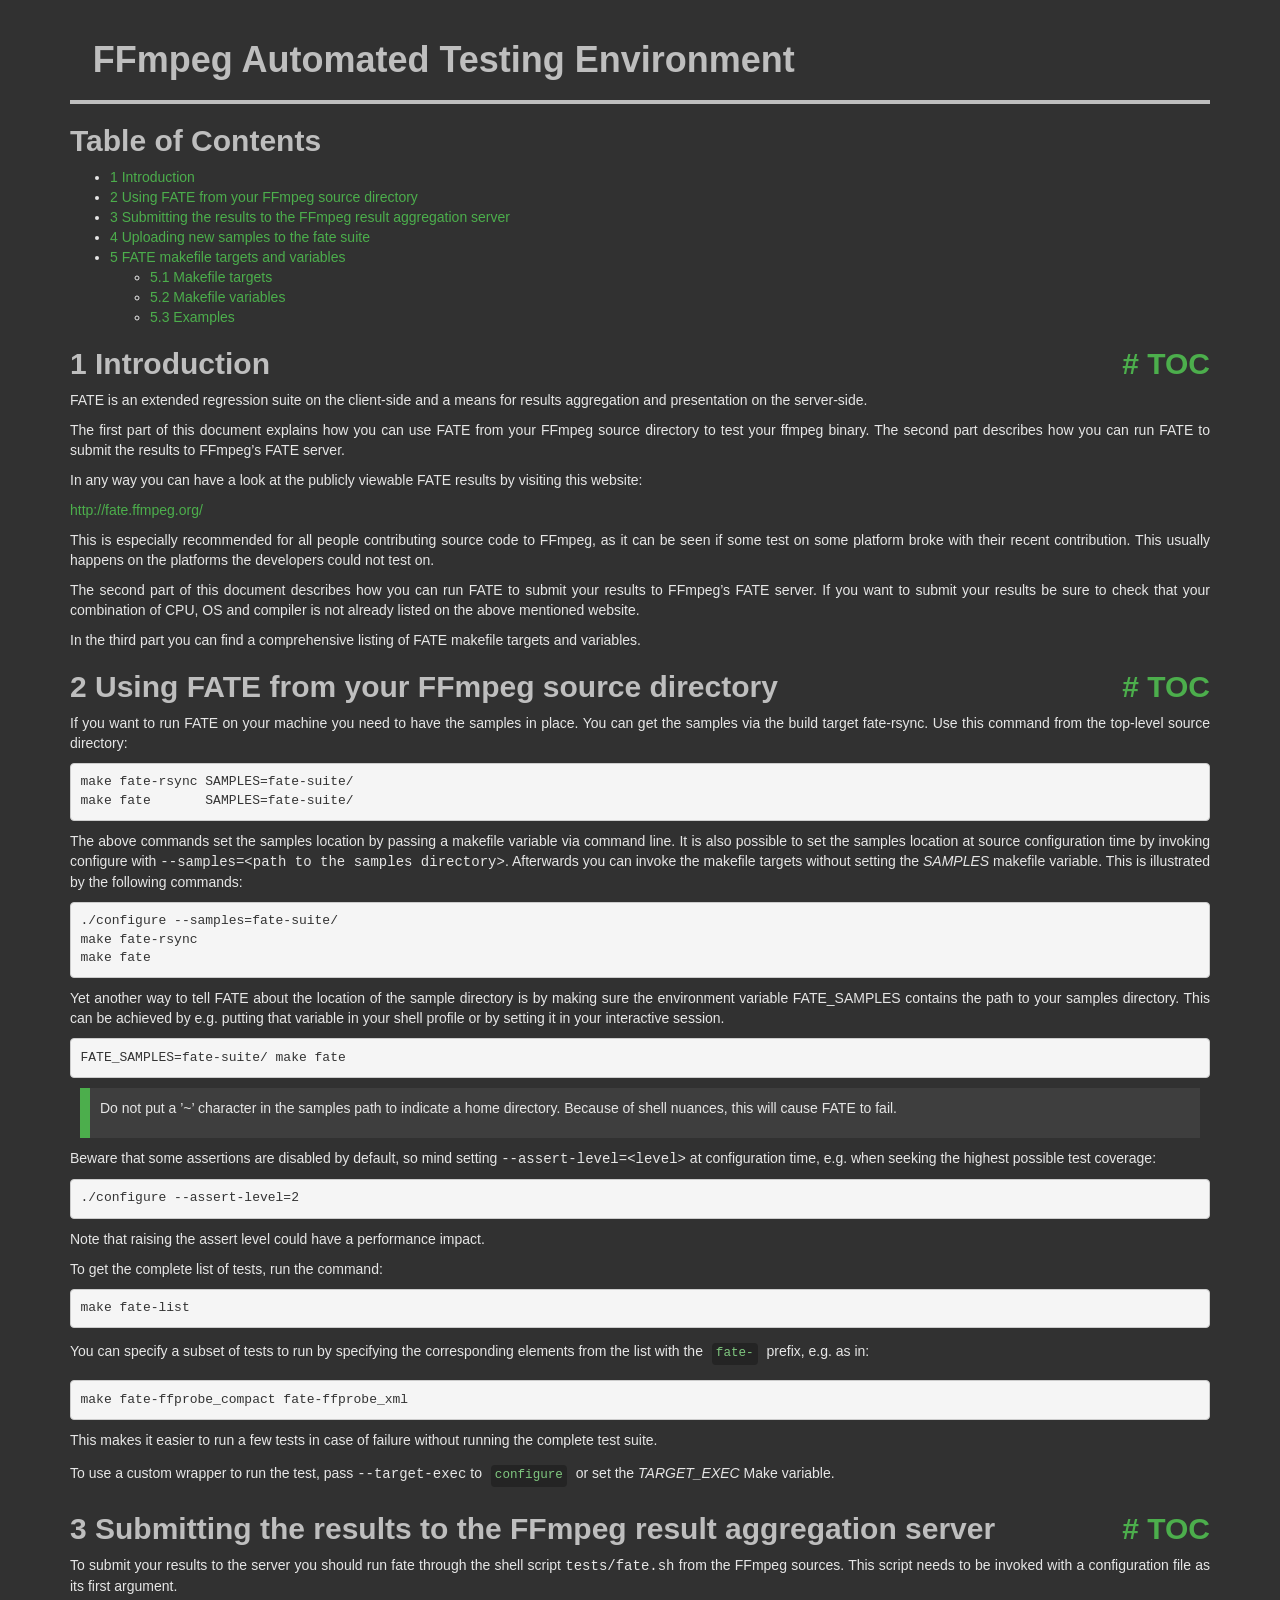
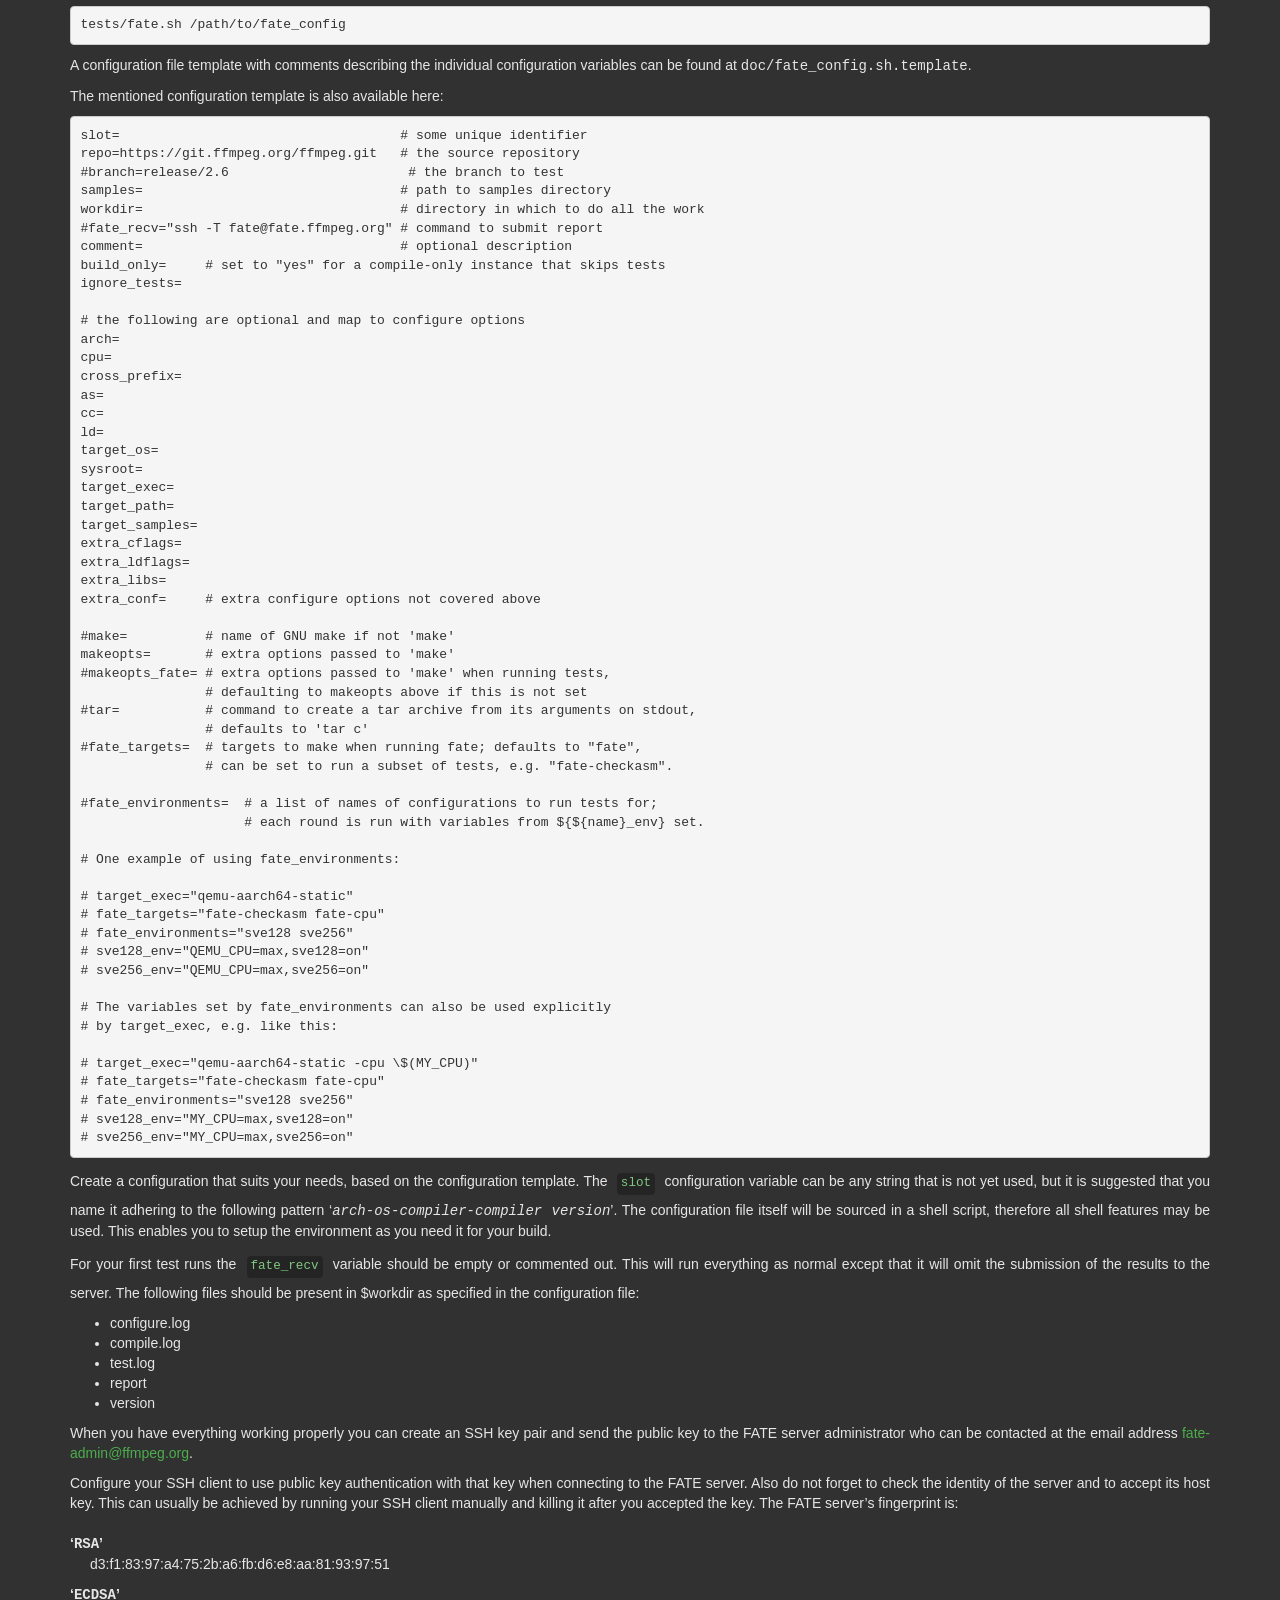
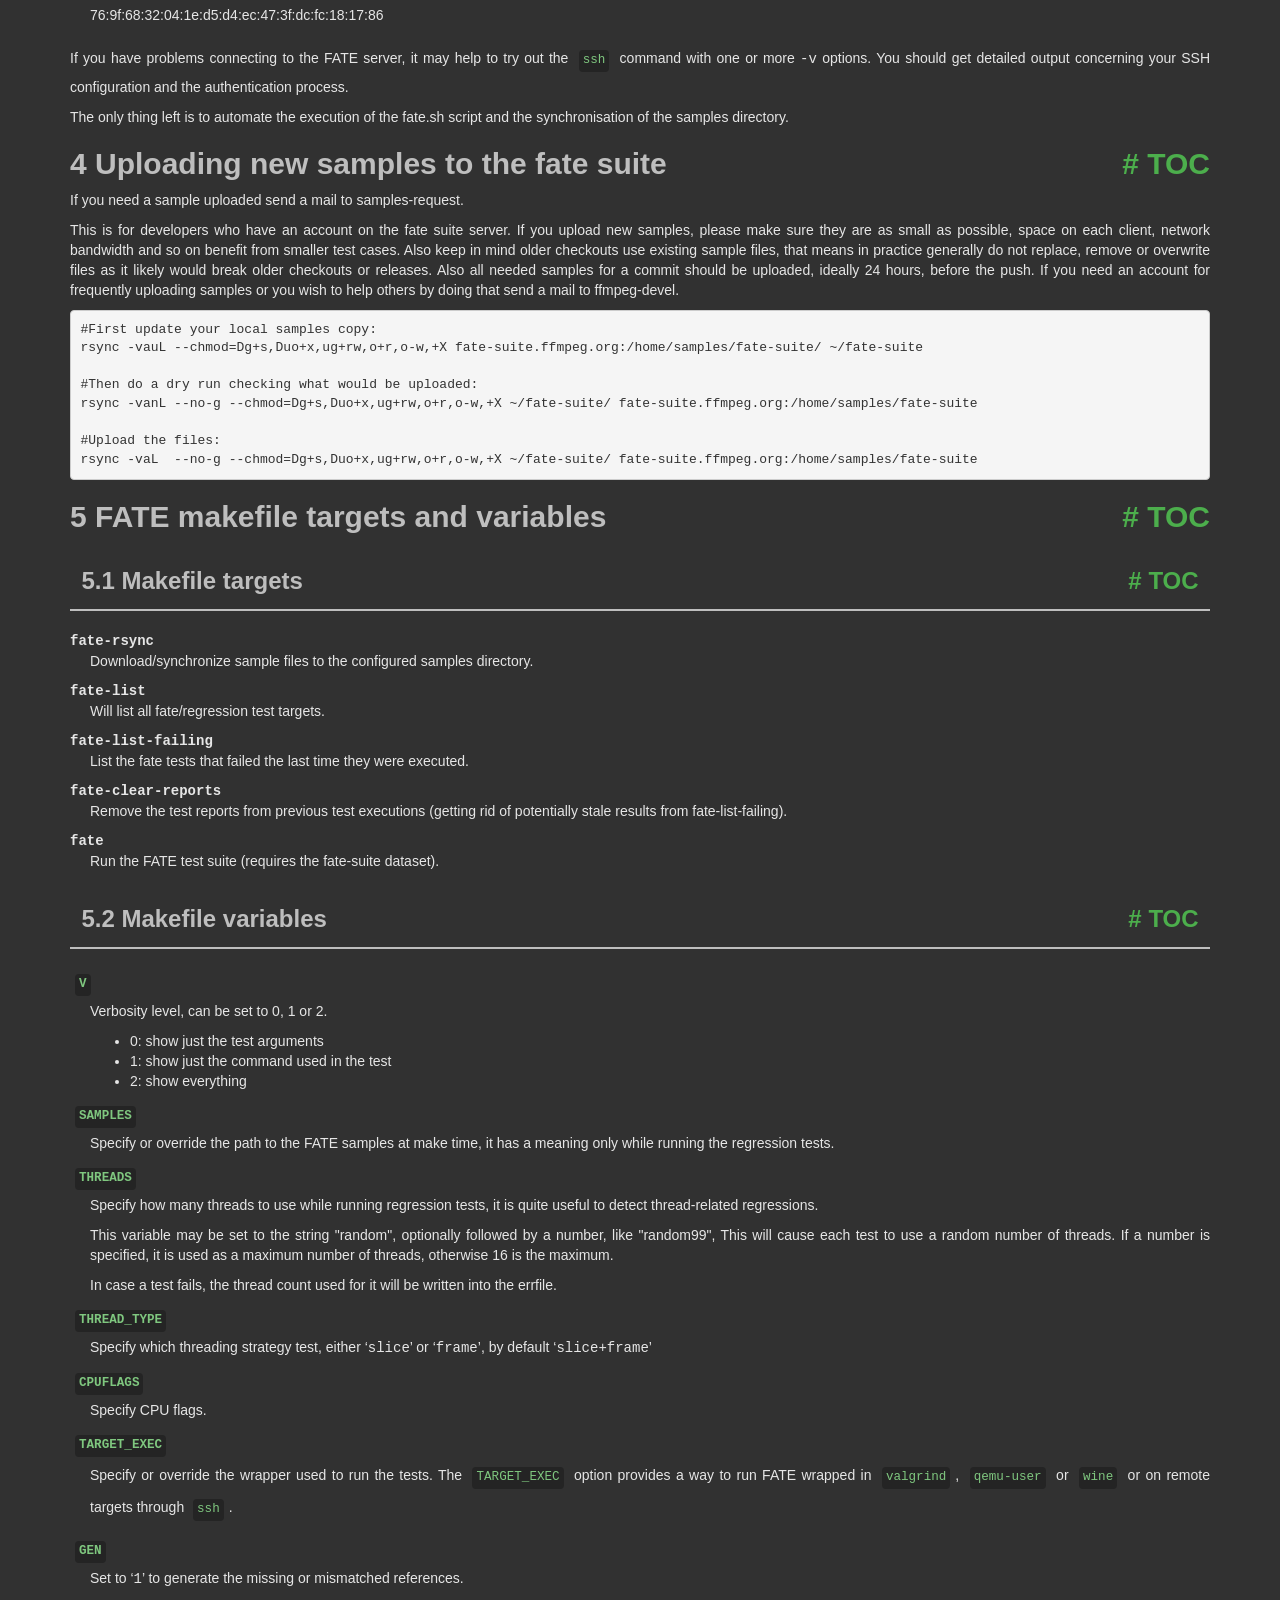
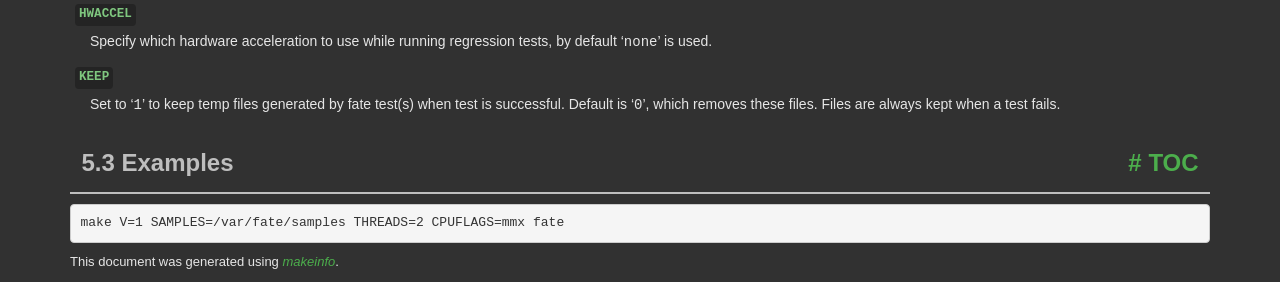
<file: Python/youtube-downloader/ffmpeg/doc/fate.html>
<!DOCTYPE html PUBLIC "-//W3C//DTD HTML 4.01 Transitional//EN" "http://www.w3.org/TR/html4/loose.dtd">
<html>
<!-- Created by , GNU Texinfo 7.1 -->
  <head>
    <meta charset="utf-8">
    <title>
      FFmpeg Automated Testing Environment
    </title>
    <meta name="viewport" content="width=device-width,initial-scale=1.0">
    <link rel="stylesheet" type="text/css" href="bootstrap.min.css">
    <link rel="stylesheet" type="text/css" href="style.min.css">
  </head>
  <body>
    <div class="container">
      <h1>
      FFmpeg Automated Testing Environment
      </h1>


<a name="Top"></a>
<a name="SEC_Top"></a>

<div class="element-contents" id="SEC_Contents">
<h2 class="contents-heading">Table of Contents</h2>

<div class="contents">

<ul class="toc-numbered-mark">
  <li><a id="toc-Introduction" href="#Introduction">1 Introduction</a></li>
  <li><a id="toc-Using-FATE-from-your-FFmpeg-source-directory" href="#Using-FATE-from-your-FFmpeg-source-directory">2 Using FATE from your FFmpeg source directory</a></li>
  <li><a id="toc-Submitting-the-results-to-the-FFmpeg-result-aggregation-server" href="#Submitting-the-results-to-the-FFmpeg-result-aggregation-server">3 Submitting the results to the FFmpeg result aggregation server</a></li>
  <li><a id="toc-Uploading-new-samples-to-the-fate-suite" href="#Uploading-new-samples-to-the-fate-suite">4 Uploading new samples to the fate suite</a></li>
  <li><a id="toc-FATE-makefile-targets-and-variables" href="#FATE-makefile-targets-and-variables">5 FATE makefile targets and variables</a>
  <ul class="toc-numbered-mark">
    <li><a id="toc-Makefile-targets" href="#Makefile-targets">5.1 Makefile targets</a></li>
    <li><a id="toc-Makefile-variables" href="#Makefile-variables">5.2 Makefile variables</a></li>
    <li><a id="toc-Examples" href="#Examples">5.3 Examples</a></li>
  </ul></li>
</ul>
</div>
</div>

<a name="Introduction"></a>
<h2 class="chapter">1 Introduction<span class="pull-right"><a class="anchor hidden-xs" href="#Introduction" aria-hidden="true">#</a> <a class="anchor hidden-xs"href="#toc-Introduction" aria-hidden="true">TOC</a></span></h2>

<p>FATE is an extended regression suite on the client-side and a means
for results aggregation and presentation on the server-side.
</p>
<p>The first part of this document explains how you can use FATE from
your FFmpeg source directory to test your ffmpeg binary. The second
part describes how you can run FATE to submit the results to FFmpeg&rsquo;s
FATE server.
</p>
<p>In any way you can have a look at the publicly viewable FATE results
by visiting this website:
</p>
<p><a class="url" href="http://fate.ffmpeg.org/">http://fate.ffmpeg.org/</a>
</p>
<p>This is especially recommended for all people contributing source
code to FFmpeg, as it can be seen if some test on some platform broke
with their recent contribution. This usually happens on the platforms
the developers could not test on.
</p>
<p>The second part of this document describes how you can run FATE to
submit your results to FFmpeg&rsquo;s FATE server. If you want to submit your
results be sure to check that your combination of CPU, OS and compiler
is not already listed on the above mentioned website.
</p>
<p>In the third part you can find a comprehensive listing of FATE makefile
targets and variables.
</p>

<a name="Using-FATE-from-your-FFmpeg-source-directory"></a>
<h2 class="chapter">2 Using FATE from your FFmpeg source directory<span class="pull-right"><a class="anchor hidden-xs" href="#Using-FATE-from-your-FFmpeg-source-directory" aria-hidden="true">#</a> <a class="anchor hidden-xs"href="#toc-Using-FATE-from-your-FFmpeg-source-directory" aria-hidden="true">TOC</a></span></h2>

<p>If you want to run FATE on your machine you need to have the samples
in place. You can get the samples via the build target fate-rsync.
Use this command from the top-level source directory:
</p>
<div class="example">
<pre class="example-preformatted">make fate-rsync SAMPLES=fate-suite/
make fate       SAMPLES=fate-suite/
</pre></div>

<p>The above commands set the samples location by passing a makefile
variable via command line. It is also possible to set the samples
location at source configuration time by invoking configure with
<samp class="option">--samples=&lt;path to the samples directory&gt;</samp>. Afterwards you can
invoke the makefile targets without setting the <var class="var">SAMPLES</var> makefile
variable. This is illustrated by the following commands:
</p>
<div class="example">
<pre class="example-preformatted">./configure --samples=fate-suite/
make fate-rsync
make fate
</pre></div>

<p>Yet another way to tell FATE about the location of the sample
directory is by making sure the environment variable FATE_SAMPLES
contains the path to your samples directory. This can be achieved
by e.g. putting that variable in your shell profile or by setting
it in your interactive session.
</p>
<div class="example">
<pre class="example-preformatted">FATE_SAMPLES=fate-suite/ make fate
</pre></div>

<div class="info">
<p>Do not put a &rsquo;~&rsquo; character in the samples path to indicate a home
directory. Because of shell nuances, this will cause FATE to fail.
</p></div>
<p>Beware that some assertions are disabled by default, so mind setting
<samp class="option">--assert-level=&lt;level&gt;</samp> at configuration time, e.g. when seeking
the highest possible test coverage:
</p><div class="example">
<pre class="example-preformatted">./configure --assert-level=2
</pre></div>
<p>Note that raising the assert level could have a performance impact.
</p>
<p>To get the complete list of tests, run the command:
</p><div class="example">
<pre class="example-preformatted">make fate-list
</pre></div>

<p>You can specify a subset of tests to run by specifying the
corresponding elements from the list with the <code class="code">fate-</code> prefix,
e.g. as in:
</p><div class="example">
<pre class="example-preformatted">make fate-ffprobe_compact fate-ffprobe_xml
</pre></div>

<p>This makes it easier to run a few tests in case of failure without
running the complete test suite.
</p>
<p>To use a custom wrapper to run the test, pass <samp class="option">--target-exec</samp> to
<code class="command">configure</code> or set the <var class="var">TARGET_EXEC</var> Make variable.
</p>

<a name="Submitting-the-results-to-the-FFmpeg-result-aggregation-server"></a>
<h2 class="chapter">3 Submitting the results to the FFmpeg result aggregation server<span class="pull-right"><a class="anchor hidden-xs" href="#Submitting-the-results-to-the-FFmpeg-result-aggregation-server" aria-hidden="true">#</a> <a class="anchor hidden-xs"href="#toc-Submitting-the-results-to-the-FFmpeg-result-aggregation-server" aria-hidden="true">TOC</a></span></h2>

<p>To submit your results to the server you should run fate through the
shell script <samp class="file">tests/fate.sh</samp> from the FFmpeg sources. This script needs
to be invoked with a configuration file as its first argument.
</p>
<div class="example">
<pre class="example-preformatted">tests/fate.sh /path/to/fate_config
</pre></div>

<p>A configuration file template with comments describing the individual
configuration variables can be found at <samp class="file">doc/fate_config.sh.template</samp>.
</p>
<p>The mentioned configuration template is also available here:
</p><pre class="verbatim">slot=                                    # some unique identifier
repo=https://git.ffmpeg.org/ffmpeg.git   # the source repository
#branch=release/2.6                       # the branch to test
samples=                                 # path to samples directory
workdir=                                 # directory in which to do all the work
#fate_recv=&quot;ssh -T fate@fate.ffmpeg.org&quot; # command to submit report
comment=                                 # optional description
build_only=     # set to &quot;yes&quot; for a compile-only instance that skips tests
ignore_tests=

# the following are optional and map to configure options
arch=
cpu=
cross_prefix=
as=
cc=
ld=
target_os=
sysroot=
target_exec=
target_path=
target_samples=
extra_cflags=
extra_ldflags=
extra_libs=
extra_conf=     # extra configure options not covered above

#make=          # name of GNU make if not 'make'
makeopts=       # extra options passed to 'make'
#makeopts_fate= # extra options passed to 'make' when running tests,
                # defaulting to makeopts above if this is not set
#tar=           # command to create a tar archive from its arguments on stdout,
                # defaults to 'tar c'
#fate_targets=  # targets to make when running fate; defaults to &quot;fate&quot;,
                # can be set to run a subset of tests, e.g. &quot;fate-checkasm&quot;.

#fate_environments=  # a list of names of configurations to run tests for;
                     # each round is run with variables from ${${name}_env} set.

# One example of using fate_environments:

# target_exec=&quot;qemu-aarch64-static&quot;
# fate_targets=&quot;fate-checkasm fate-cpu&quot;
# fate_environments=&quot;sve128 sve256&quot;
# sve128_env=&quot;QEMU_CPU=max,sve128=on&quot;
# sve256_env=&quot;QEMU_CPU=max,sve256=on&quot;

# The variables set by fate_environments can also be used explicitly
# by target_exec, e.g. like this:

# target_exec=&quot;qemu-aarch64-static -cpu \$(MY_CPU)&quot;
# fate_targets=&quot;fate-checkasm fate-cpu&quot;
# fate_environments=&quot;sve128 sve256&quot;
# sve128_env=&quot;MY_CPU=max,sve128=on&quot;
# sve256_env=&quot;MY_CPU=max,sve256=on&quot;
</pre>
<p>Create a configuration that suits your needs, based on the configuration
template. The <code class="env">slot</code> configuration variable can be any string that is not
yet used, but it is suggested that you name it adhering to the following
pattern &lsquo;<samp class="samp"><var class="var">arch</var>-<var class="var">os</var>-<var class="var">compiler</var>-<var class="var">compiler version</var></samp>&rsquo;. The
configuration file itself will be sourced in a shell script, therefore all
shell features may be used. This enables you to setup the environment as you
need it for your build.
</p>
<p>For your first test runs the <code class="env">fate_recv</code> variable should be empty or
commented out. This will run everything as normal except that it will omit
the submission of the results to the server. The following files should be
present in $workdir as specified in the configuration file:
</p>
<ul class="itemize mark-bullet">
<li>configure.log
    </li><li>compile.log
    </li><li>test.log
    </li><li>report
    </li><li>version
</li></ul>

<p>When you have everything working properly you can create an SSH key pair
and send the public key to the FATE server administrator who can be contacted
at the email address <a class="email" href="mailto:fate-admin@ffmpeg.org">fate-admin@ffmpeg.org</a>.
</p>
<p>Configure your SSH client to use public key authentication with that key
when connecting to the FATE server. Also do not forget to check the identity
of the server and to accept its host key. This can usually be achieved by
running your SSH client manually and killing it after you accepted the key.
The FATE server&rsquo;s fingerprint is:
</p>
<dl class="table">
<dt>&lsquo;<samp class="samp">RSA</samp>&rsquo;</dt>
<dd><p>d3:f1:83:97:a4:75:2b:a6:fb:d6:e8:aa:81:93:97:51
</p></dd>
<dt>&lsquo;<samp class="samp">ECDSA</samp>&rsquo;</dt>
<dd><p>76:9f:68:32:04:1e:d5:d4:ec:47:3f:dc:fc:18:17:86
</p></dd>
</dl>

<p>If you have problems connecting to the FATE server, it may help to try out
the <code class="command">ssh</code> command with one or more <samp class="option">-v</samp> options. You should
get detailed output concerning your SSH configuration and the authentication
process.
</p>
<p>The only thing left is to automate the execution of the fate.sh script and
the synchronisation of the samples directory.
</p>
<a name="Uploading-new-samples-to-the-fate-suite"></a>
<h2 class="chapter">4 Uploading new samples to the fate suite<span class="pull-right"><a class="anchor hidden-xs" href="#Uploading-new-samples-to-the-fate-suite" aria-hidden="true">#</a> <a class="anchor hidden-xs"href="#toc-Uploading-new-samples-to-the-fate-suite" aria-hidden="true">TOC</a></span></h2>

<p>If you need a sample uploaded send a mail to samples-request.
</p>
<p>This is for developers who have an account on the fate suite server.
If you upload new samples, please make sure they are as small as possible,
space on each client, network bandwidth and so on benefit from smaller test cases.
Also keep in mind older checkouts use existing sample files, that means in
practice generally do not replace, remove or overwrite files as it likely would
break older checkouts or releases.
Also all needed samples for a commit should be uploaded, ideally 24
hours, before the push.
If you need an account for frequently uploading samples or you wish to help
others by doing that send a mail to ffmpeg-devel.
</p>
<div class="example">
<pre class="example-preformatted">#First update your local samples copy:
rsync -vauL --chmod=Dg+s,Duo+x,ug+rw,o+r,o-w,+X fate-suite.ffmpeg.org:/home/samples/fate-suite/ ~/fate-suite

#Then do a dry run checking what would be uploaded:
rsync -vanL --no-g --chmod=Dg+s,Duo+x,ug+rw,o+r,o-w,+X ~/fate-suite/ fate-suite.ffmpeg.org:/home/samples/fate-suite

#Upload the files:
rsync -vaL  --no-g --chmod=Dg+s,Duo+x,ug+rw,o+r,o-w,+X ~/fate-suite/ fate-suite.ffmpeg.org:/home/samples/fate-suite
</pre></div>


<a name="FATE-makefile-targets-and-variables"></a>
<h2 class="chapter">5 FATE makefile targets and variables<span class="pull-right"><a class="anchor hidden-xs" href="#FATE-makefile-targets-and-variables" aria-hidden="true">#</a> <a class="anchor hidden-xs"href="#toc-FATE-makefile-targets-and-variables" aria-hidden="true">TOC</a></span></h2>

<a name="Makefile-targets"></a>
<h3 class="section">5.1 Makefile targets<span class="pull-right"><a class="anchor hidden-xs" href="#Makefile-targets" aria-hidden="true">#</a> <a class="anchor hidden-xs"href="#toc-Makefile-targets" aria-hidden="true">TOC</a></span></h3>

<dl class="table">
<dt><samp class="option">fate-rsync</samp></dt>
<dd><p>Download/synchronize sample files to the configured samples directory.
</p>
</dd>
<dt><samp class="option">fate-list</samp></dt>
<dd><p>Will list all fate/regression test targets.
</p>
</dd>
<dt><samp class="option">fate-list-failing</samp></dt>
<dd><p>List the fate tests that failed the last time they were executed.
</p>
</dd>
<dt><samp class="option">fate-clear-reports</samp></dt>
<dd><p>Remove the test reports from previous test executions (getting rid of
potentially stale results from fate-list-failing).
</p>
</dd>
<dt><samp class="option">fate</samp></dt>
<dd><p>Run the FATE test suite (requires the fate-suite dataset).
</p></dd>
</dl>

<a name="Makefile-variables"></a>
<h3 class="section">5.2 Makefile variables<span class="pull-right"><a class="anchor hidden-xs" href="#Makefile-variables" aria-hidden="true">#</a> <a class="anchor hidden-xs"href="#toc-Makefile-variables" aria-hidden="true">TOC</a></span></h3>

<dl class="table">
<dt><code class="env">V</code></dt>
<dd><p>Verbosity level, can be set to 0, 1 or 2.
    </p><ul class="itemize mark-bullet">
<li>0: show just the test arguments
        </li><li>1: show just the command used in the test
        </li><li>2: show everything
    </li></ul>

</dd>
<dt><code class="env">SAMPLES</code></dt>
<dd><p>Specify or override the path to the FATE samples at make time, it has a
meaning only while running the regression tests.
</p>
</dd>
<dt><code class="env">THREADS</code></dt>
<dd><p>Specify how many threads to use while running regression tests, it is
quite useful to detect thread-related regressions.
</p>
<p>This variable may be set to the string &quot;random&quot;, optionally followed by a
number, like &quot;random99&quot;, This will cause each test to use a random number of
threads. If a number is specified, it is used as a maximum number of threads,
otherwise 16 is the maximum.
</p>
<p>In case a test fails, the thread count used for it will be written into the
errfile.
</p>
</dd>
<dt><code class="env">THREAD_TYPE</code></dt>
<dd><p>Specify which threading strategy test, either &lsquo;<samp class="samp">slice</samp>&rsquo; or &lsquo;<samp class="samp">frame</samp>&rsquo;,
by default &lsquo;<samp class="samp">slice+frame</samp>&rsquo;
</p>
</dd>
<dt><code class="env">CPUFLAGS</code></dt>
<dd><p>Specify CPU flags.
</p>
</dd>
<dt><code class="env">TARGET_EXEC</code></dt>
<dd><p>Specify or override the wrapper used to run the tests.
The <code class="env">TARGET_EXEC</code> option provides a way to run FATE wrapped in
<code class="command">valgrind</code>, <code class="command">qemu-user</code> or <code class="command">wine</code> or on remote targets
through <code class="command">ssh</code>.
</p>
</dd>
<dt><code class="env">GEN</code></dt>
<dd><p>Set to &lsquo;<samp class="samp">1</samp>&rsquo; to generate the missing or mismatched references.
</p>
</dd>
<dt><code class="env">HWACCEL</code></dt>
<dd><p>Specify which hardware acceleration to use while running regression tests,
by default &lsquo;<samp class="samp">none</samp>&rsquo; is used.
</p>
</dd>
<dt><code class="env">KEEP</code></dt>
<dd><p>Set to &lsquo;<samp class="samp">1</samp>&rsquo; to keep temp files generated by fate test(s) when test is successful.
Default is &lsquo;<samp class="samp">0</samp>&rsquo;, which removes these files. Files are always kept when a test
fails.
</p>
</dd>
</dl>

<a name="Examples"></a>
<h3 class="section">5.3 Examples<span class="pull-right"><a class="anchor hidden-xs" href="#Examples" aria-hidden="true">#</a> <a class="anchor hidden-xs"href="#toc-Examples" aria-hidden="true">TOC</a></span></h3>

<div class="example">
<pre class="example-preformatted">make V=1 SAMPLES=/var/fate/samples THREADS=2 CPUFLAGS=mmx fate
</pre></div>
      <p style="font-size: small;">
        This document was generated using <a class="uref" href="https://www.gnu.org/software/texinfo/"><em class="emph">makeinfo</em></a>.
      </p>
    </div>
  </body>
</html>
</file>
<file: Python/bulk-mail-sender/web/theme.css>
/* ================================================================
   Toplu Fatura Mail Gönderici — yavuzyazici.com teması
   Renk/tipografi değerleri siteyle birebir aynıdır (app.css :root).
   ================================================================ */

@font-face { font-family:'Inter'; font-style:normal; font-weight:400; font-display:swap; src:url('fonts/Inter-400.ttf') format('truetype'); }
@font-face { font-family:'Inter'; font-style:normal; font-weight:500; font-display:swap; src:url('fonts/Inter-500.ttf') format('truetype'); }
@font-face { font-family:'Inter'; font-style:normal; font-weight:600; font-display:swap; src:url('fonts/Inter-600.ttf') format('truetype'); }
@font-face { font-family:'Inter'; font-style:normal; font-weight:700; font-display:swap; src:url('fonts/Inter-700.ttf') format('truetype'); }
@font-face { font-family:'Inter'; font-style:normal; font-weight:900; font-display:swap; src:url('fonts/Inter-900.ttf') format('truetype'); }

:root {
  --blue: #007AFF;
  --blue-hover: #0062cc;
  --blue-light: rgba(0, 122, 255, 0.1);
  --blue-mid: rgba(0, 122, 255, 0.15);
  --black: #0a0a0a;
  --gray-900: #111111;
  --gray-800: #1c1c1e;
  --gray-700: #2c2c2e;
  --gray-600: #48484a;
  --gray-500: #636366;
  --gray-400: #aeaeb2;
  --gray-300: #c7c7cc;
  --gray-200: #e5e5ea;
  --gray-100: #f2f2f7;
  --gray-50: #f9f9fb;
  --white: #ffffff;
  --green: #34c759;
  --green-dark: #1a7a36;
  --red: #c01616;
  --radius-sm: 8px;
  --radius-md: 12px;
  --radius-lg: 16px;
  --radius-xl: 24px;
  --radius-full: 9999px;
  --shadow-sm: 0 1px 3px rgba(0,0,0,0.07), 0 1px 2px rgba(0,0,0,0.05);
  --shadow-md: 0 4px 12px rgba(0,0,0,0.08), 0 2px 6px rgba(0,0,0,0.05);
  --shadow-lg: 0 10px 40px rgba(0,0,0,0.12), 0 4px 16px rgba(0,0,0,0.08);
  --transition: 0.2s cubic-bezier(0.4, 0, 0.2, 1);
  --font: 'Inter', -apple-system, BlinkMacSystemFont, 'Segoe UI', sans-serif;
}

*, *::before, *::after { box-sizing: border-box; margin: 0; padding: 0; }

html { font-size: 15px; }
body {
  font-family: var(--font);
  background: var(--gray-50);
  color: var(--black);
  line-height: 1.6;
  -webkit-font-smoothing: antialiased;
  -moz-osx-font-smoothing: grayscale;
  overflow-x: hidden;
}
::-webkit-scrollbar { width: 8px; }
::-webkit-scrollbar-track { background: transparent; }
::-webkit-scrollbar-thumb { background: var(--gray-300); border-radius: 99px; }
::-webkit-scrollbar-thumb:hover { background: var(--gray-400); }

h1,h2,h3 { font-weight:700; line-height:1.2; letter-spacing:-0.02em; }

/* ---- Üst bar ----
   Not: Burada eskiden 'backdrop-filter: blur(20px)' vardı. Yapışkan (sticky) bir
   çubukta bulanıklaştırma, sayfadaki HER boyama işleminde pencere genişliğinde
   yeniden hesaplanır ve WebView2'de gözle görülür takılmaya yol açar. Görsel
   sonucu neredeyse aynı olan düz (opak) arka planla değiştirildi. */
.topbar {
  position: sticky; top: 0; z-index: 50;
  display: flex; align-items: center; justify-content: space-between;
  padding: 12px 22px;
  background: #fdfdfe;
  border-bottom: 1px solid var(--gray-200);
}
.brand { display: flex; align-items: center; gap: 12px; }
.logo-mark {
  font-size: 18px; font-weight: 800; letter-spacing: -0.03em; color: var(--black);
}
.logo-mark .accent { color: var(--blue); font-style: italic; }
.brand-divider { width: 1px; height: 22px; background: var(--gray-200); }
.brand-title { font-size: 14px; font-weight: 600; }
.brand-sub { font-size: 11.5px; color: var(--gray-500); }
.status-badge {
  display: inline-flex; align-items: center; gap: 7px;
  background: rgba(52,199,89,0.12); color: var(--green-dark);
  padding: 6px 13px; border-radius: var(--radius-full);
  font-size: 12px; font-weight: 600;
}
.status-badge .dot { width: 7px; height: 7px; border-radius: 50%; background: var(--green); }
.status-badge.busy { background: var(--blue-light); color: var(--blue); }
.status-badge.busy .dot { background: var(--blue); animation: pulse 1.2s ease infinite; }
@keyframes pulse { 0%,100%{opacity:1;} 50%{opacity:0.35;} }

/* ---- Sayfa düzeni ---- */
.wrap { max-width: 880px; margin: 0 auto; padding: 22px 22px 40px; display: flex; flex-direction: column; gap: 16px; }

/* ---- Kart ---- */
.card { background: var(--white); border: 1.5px solid var(--gray-200); border-radius: var(--radius-lg); padding: 16px 18px; }
.card-label { display: flex; align-items: center; gap: 9px; font-size: 12.5px; font-weight: 600; color: var(--gray-600); margin-bottom: 13px; }
.num { width: 20px; height: 20px; border-radius: var(--radius-full); background: var(--blue-light); color: var(--blue); font-size: 11px; font-weight: 700; display: flex; align-items: center; justify-content: center; flex-shrink: 0; }

.row { display: flex; gap: 12px; align-items: center; flex-wrap: wrap; }
.field { display: flex; flex-direction: column; gap: 6px; flex: 1; min-width: 0; }
.field-label { font-size: 11.5px; color: var(--gray-500); font-weight: 500; }
.hint { font-size: 11px; color: var(--gray-400); }

/* ---- Form elemanları ---- */
input[type=text], input[type=password], input[type=number], select, textarea {
  width: 100%; font-family: var(--font); font-size: 13.5px; color: var(--black);
  background: var(--white); border: 1.5px solid var(--gray-200); border-radius: var(--radius-md);
  padding: 9px 13px; height: 40px; outline: none; transition: border-color var(--transition), box-shadow var(--transition);
}
textarea { height: auto; min-height: 120px; resize: vertical; line-height: 1.6; }
input:focus, select:focus, textarea:focus { border-color: var(--blue); box-shadow: 0 0 0 3px var(--blue-light); }
input:disabled, select:disabled { background: var(--gray-100); color: var(--gray-400); cursor: not-allowed; }
input::placeholder, textarea::placeholder { color: var(--gray-400); }
select { cursor: pointer; -webkit-appearance: none; appearance: none;
  background-image: url("data:image/svg+xml,%3Csvg xmlns='http://www.w3.org/2000/svg' width='12' height='12' viewBox='0 0 12 12' fill='none'%3E%3Cpath d='M2 4l4 4 4-4' stroke='%23aeaeb2' stroke-width='1.8' stroke-linecap='round' stroke-linejoin='round'/%3E%3C/svg%3E");
  background-repeat: no-repeat; background-position: right 13px center; padding-right: 32px; }

/* ---- Butonlar (hap) ---- */
/* transition: all -> her özellik için geçiş demektir; tarayıcı hangi özelliğin
   değiştiğini bilemediği için gereksiz yeniden hesap yapar. Hedefli geçiş daha ucuz. */
.btn {
  display: inline-flex; align-items: center; justify-content: center; gap: 8px;
  padding: 11px 22px; border-radius: var(--radius-full);
  font-size: 14px; font-weight: 600; font-family: var(--font);
  cursor: pointer; border: none; outline: none; white-space: nowrap;
  transition: background-color var(--transition), color var(--transition),
              border-color var(--transition), box-shadow var(--transition),
              transform var(--transition), opacity var(--transition);
}
.btn svg { width: 16px; height: 16px; }
.btn-primary { background: var(--blue); color: #fff; }
.btn-primary:hover { background: var(--blue-hover); transform: translateY(-1px); box-shadow: 0 4px 16px rgba(0,122,255,0.35); }
.btn-secondary { background: var(--gray-100); color: var(--black); }
.btn-secondary:hover { background: var(--gray-200); transform: translateY(-1px); }
.btn-outline { background: transparent; color: var(--gray-600); border: 1.5px solid var(--gray-200); }
.btn-outline:hover { border-color: var(--blue); color: var(--blue); }
.btn:disabled { opacity: 0.45; cursor: not-allowed; transform: none; box-shadow: none; }
.btn-sm { padding: 8px 15px; font-size: 12.5px; }
.btn-ghost { background: var(--gray-50); color: var(--black); border: 1.5px solid var(--gray-200); }
.btn-ghost:hover { border-color: var(--blue); color: var(--blue); }

/* ---- Segment (Outlook / SMTP) ---- */
.seg { display: inline-flex; background: var(--gray-100); border-radius: var(--radius-full); padding: 3px; gap: 2px; }
.seg button {
  border: none; background: none; cursor: pointer; font-family: var(--font);
  padding: 8px 18px; border-radius: var(--radius-full); font-size: 13px; font-weight: 600; color: var(--gray-500);
  transition: background-color var(--transition), color var(--transition), box-shadow var(--transition);
}
.seg button.on { background: var(--white); color: var(--blue); box-shadow: var(--shadow-sm); }

/* ---- Onay kutusu (İçerik HTML) ---- */
.check { display: inline-flex; align-items: center; gap: 8px; cursor: pointer; font-size: 13px; font-weight: 500; color: var(--gray-600); user-select: none; }
.check input { position: absolute; opacity: 0; width: 0; height: 0; }
.check .box { width: 20px; height: 20px; border-radius: 6px; border: 1.5px solid var(--gray-300); display: flex; align-items: center; justify-content: center; transition: background-color var(--transition), border-color var(--transition); background: var(--white); }
.check .box svg { width: 13px; height: 13px; color: #fff; opacity: 0; }
.check input:checked + .box { background: var(--blue); border-color: var(--blue); }
.check input:checked + .box svg { opacity: 1; }

/* ---- İlerleme ----
   Çubuk 'width' yerine 'transform: scaleX()' ile büyür: genişlik değişimi
   yerleşimi (layout) tetikler, ölçekleme ise yalnızca GPU birleştirmesini.
   Saniyede birkaç kez güncellenen bir çubukta fark hissedilir. */
.actions { display: flex; gap: 10px; align-items: center; flex-wrap: wrap; }
.progress-row { display: flex; align-items: center; gap: 14px; }
.track { flex: 1; height: 8px; background: var(--gray-100); border-radius: var(--radius-full); overflow: hidden; }
.track .fill {
  height: 100%; width: 100%; background: var(--blue); border-radius: var(--radius-full);
  transform: scaleX(0); transform-origin: left center; will-change: transform;
  transition: transform 0.25s ease;
}
.count { font-size: 12.5px; font-weight: 600; color: var(--gray-500); white-space: nowrap; min-width: 96px; text-align: right; }

/* ---- Log ---- */
.log-head { display: flex; align-items: center; justify-content: space-between; margin-bottom: 10px; }
/* contain: content -> log'a satır eklenmesi sayfanın geri kalanının yeniden
   yerleşimini tetiklemez. overflow-anchor: none -> tarayıcının kaydırma
   çıpalama düzeltmeleri kaydırmayı zıplatmaz. */
.log {
  background: var(--gray-50); border: 1.5px solid var(--gray-200); border-radius: var(--radius-md);
  padding: 12px 14px; font-size: 12.5px; line-height: 1.85; height: 190px; overflow-y: auto;
  font-family: 'Inter', ui-monospace, monospace;
  contain: content; overflow-anchor: none; overflow-wrap: anywhere;
}
.log .l-ok { color: var(--green-dark); }
.log .l-error { color: var(--red); }
.log .l-info { color: var(--gray-500); }

/* ---- SMTP alt panel geçişi ---- */
.smtp-panel { margin-top: 12px; padding-top: 14px; border-top: 1px solid var(--gray-200); }
.smtp-panel.hidden { display: none; }

/* ---- Toast ---- */
.toast-wrap { position: fixed; top: 16px; left: 50%; transform: translateX(-50%); z-index: 200; display: flex; flex-direction: column; gap: 8px; align-items: center; }
.toast {
  background: var(--white); border: 1.5px solid var(--gray-200); border-radius: var(--radius-md);
  box-shadow: var(--shadow-lg); padding: 12px 18px; font-size: 13px; font-weight: 500; max-width: 520px;
  display: flex; align-items: center; gap: 10px; animation: toastIn 0.2s cubic-bezier(0.34,1.56,0.64,1);
}
.toast.error { border-color: rgba(192,22,22,0.4); }
.toast.success { border-color: rgba(52,199,89,0.4); }
.toast .ic { flex-shrink: 0; }
.toast.error .ic { color: var(--red); }
.toast.success .ic { color: var(--green-dark); }
.toast.info .ic { color: var(--blue); }
@keyframes toastIn { from { opacity: 0; transform: translateY(-10px); } to { opacity: 1; transform: translateY(0); } }

/* ---- Açılış perdesi ---- */
.boot {
  position: fixed; inset: 0; z-index: 400; background: var(--gray-50);
  display: flex; align-items: center; justify-content: center;
  opacity: 1; transition: opacity 0.25s ease;
}
.boot.gone { opacity: 0; pointer-events: none; }
.boot-card { text-align: center; display: flex; flex-direction: column; align-items: center; gap: 12px; }
.boot-title { font-size: 15px; font-weight: 700; }
.boot-msg { font-size: 13px; color: var(--gray-500); max-width: 460px; line-height: 1.6; }
.boot-msg.err { color: var(--red); font-weight: 500; }
.boot-spin {
  width: 34px; height: 34px; border-radius: 50%;
  border: 3px solid var(--gray-200); border-top-color: var(--blue);
  animation: spin 0.8s linear infinite;   /* transform: GPU'da döner, ana iş parçacığını meşgul etmez */
}
@keyframes spin { to { transform: rotate(360deg); } }

/* ---- Onay modalı ---- */
/* Arka plan bulanıklığı yerine biraz daha koyu bir örtü: aynı odak etkisi,
   tüm sayfayı yeniden boyamadan (modal açılışı anında gelir). */
.modal-backdrop { position: fixed; inset: 0; background: rgba(0,0,0,0.55); z-index: 300; display: flex; align-items: center; justify-content: center; padding: 24px; }
.modal-backdrop.hidden { display: none; }
.modal { background: var(--white); border: 1px solid var(--gray-200); border-radius: var(--radius-xl); box-shadow: var(--shadow-lg); max-width: 460px; width: 100%; padding: 24px; animation: toastIn 0.25s cubic-bezier(0.34,1.56,0.64,1); }
.modal h3 { font-size: 18px; font-weight: 800; margin-bottom: 12px; }
.modal .modal-body { font-size: 13.5px; color: var(--gray-600); line-height: 1.7; margin-bottom: 20px; white-space: pre-line; }
.modal .modal-actions { display: flex; gap: 10px; justify-content: flex-end; }
</file>
<file: Python/bulk-mail-sender/web/editor.css>
/* ================================================================
   Mail HTML Editörü — yavuzyazici.com teması
   Renk/ölçü değişkenleri theme.css'ten gelir; burada yalnızca
   editöre özgü bileşenler tanımlıdır.

   Not: Düzenleme yüzeyi bir <iframe>'dir. Mailin kendi CSS'i
   (Word'den gelen <style> blokları dahil) uygulamanın arayüzüne
   sızmasın diye başka bir yol yoktur.
   ================================================================ */

.ed {
  border: 1.5px solid var(--gray-200);
  border-radius: var(--radius-md);
  background: var(--white);
  display: flex;
  flex-direction: column;
  overflow: hidden;
  min-height: 0;
}
.ed.focus { border-color: var(--blue); box-shadow: 0 0 0 3px var(--blue-light); }

/* ---- Tam ekran ---- */
.ed.full {
  position: fixed; inset: 12px; z-index: 250;
  border-radius: var(--radius-lg);
  box-shadow: var(--shadow-lg);
}
.ed-backdrop { position: fixed; inset: 0; background: rgba(0,0,0,.35); z-index: 249; }
.ed-backdrop.hidden { display: none; }

/* ---- Araç çubukları ---- */
.ed-bar {
  display: flex; align-items: center; gap: 2px; flex-wrap: wrap;
  padding: 5px 6px;
  background: var(--gray-50);
  border-bottom: 1px solid var(--gray-200);
}
.ed-bar + .ed-bar { background: var(--white); }
.ed-sep { width: 1px; align-self: stretch; margin: 3px 4px; background: var(--gray-200); flex: none; }
.ed-spacer { flex: 1 1 auto; min-width: 4px; }

.ed-btn {
  display: inline-flex; align-items: center; justify-content: center; gap: 5px;
  height: 28px; min-width: 28px; padding: 0 5px;
  border: none; background: transparent; border-radius: 7px;
  color: var(--gray-700); cursor: pointer; font-family: var(--font);
  font-size: 12.5px; font-weight: 500; white-space: nowrap;
  transition: background-color .13s ease, color .13s ease;
}
.ed-btn svg { width: 15px; height: 15px; flex: none; pointer-events: none; }
.ed-btn:hover { background: var(--gray-200); }
.ed-btn:active { background: var(--gray-300); }
.ed-btn.on { background: var(--blue-light); color: var(--blue); }
.ed-btn:disabled { opacity: .35; cursor: not-allowed; background: transparent; }
.ed-btn.txt { padding: 0 9px; }
.ed-btn .caret { width: 9px; height: 9px; opacity: .5; }

/* Yazı tipi / boyut açılır kutuları */
.ed-select {
  height: 28px; border: 1px solid var(--gray-200); border-radius: 7px;
  background: var(--white); font-family: var(--font); font-size: 12px;
  color: var(--gray-700); padding: 0 22px 0 8px; cursor: pointer; outline: none;
  -webkit-appearance: none; appearance: none;
  background-image: url("data:image/svg+xml,%3Csvg xmlns='http://www.w3.org/2000/svg' width='10' height='10' viewBox='0 0 12 12' fill='none'%3E%3Cpath d='M2 4l4 4 4-4' stroke='%23aeaeb2' stroke-width='1.8' stroke-linecap='round' stroke-linejoin='round'/%3E%3C/svg%3E");
  background-repeat: no-repeat; background-position: right 6px center;
}
.ed-select:focus { border-color: var(--blue); }
.ed-select.w-font { width: 116px; }
.ed-select.w-size { width: 64px; }
.ed-select.w-block { width: 92px; }

/* Mod seçici (Tasarım / Kod / Bölünmüş) */
.ed-modes { display: inline-flex; background: var(--gray-100); border-radius: var(--radius-full); padding: 2px; gap: 2px; }
.ed-modes button {
  border: none; background: none; cursor: pointer; font-family: var(--font);
  padding: 4px 11px; border-radius: var(--radius-full); font-size: 12px; font-weight: 600;
  color: var(--gray-500); display: inline-flex; align-items: center; gap: 5px;
  transition: background-color .13s ease, color .13s ease;
}
.ed-modes button svg { width: 13px; height: 13px; }
.ed-modes button.on { background: var(--white); color: var(--blue); box-shadow: var(--shadow-sm); }

/* ---- Gövde ----
   DİKKAT: burada 'flex: 1' KULLANILMAZ. Sütun yönlü bir flex kabında
   'flex:1' -> 'flex-basis:0' demektir ve yazdığımız height'i geçersiz kılar;
   iframe de kendi öntanımlı 150px'ine düşer. Sabit yükseklik + 'flex:none'
   şart. (Tam ekranda tam tersi: kalan alanı kaplaması gerekir.)
   'resize: vertical' ile kullanıcı alt kenardan sürükleyip büyütebilir. */
.ed-body {
  display: flex; position: relative;
  flex: none; height: 360px; min-height: 160px;
  resize: vertical; overflow: hidden;
}
.ed.full .ed-body { flex: 1 1 auto; height: auto !important; resize: none; }
.ed-pane { display: flex; flex-direction: column; min-width: 0; min-height: 0; flex: 1; }
.ed-pane.hidden { display: none; }
.ed-body.split .ed-pane + .ed-pane { border-left: 1px solid var(--gray-200); }

.ed-frame { width: 100%; height: 100%; flex: 1; border: none; display: block; background: var(--white); }

/* ---- Kaynak (kod) görünümü ----
   Vurgulama, metin kutusunun ALTINA çizilen bir <pre> ile yapılır. İkisinin
   yazı tipi/satır yüksekliği/dolgusu BİREBİR aynı olmalıdır, yoksa harfler
   kayar. Bu yüzden ölçüler tek bir değişkenden gelir. */
.ed-code {
  --code-font: ui-monospace, "Cascadia Mono", Consolas, "SF Mono", Menlo, monospace;
  --code-size: 12.5px;
  --code-line: 1.55;
  --code-pad: 10px;
  position: relative; flex: 1; min-height: 0; display: flex; background: var(--white);
}
.ed-gutter {
  flex: none; width: 44px; overflow: hidden; user-select: none;
  background: var(--gray-50); border-right: 1px solid var(--gray-200);
  font-family: var(--code-font); font-size: var(--code-size); line-height: var(--code-line);
  padding: var(--code-pad) 6px var(--code-pad) 0;
  color: var(--gray-400); text-align: right; white-space: pre;
}
.ed-code.nowrap-off .ed-gutter { display: none; }

.ed-code-wrap { position: relative; flex: 1; min-width: 0; overflow: hidden; }
.ed-hl, .ed-src {
  margin: 0; border: 0; outline: none;
  font-family: var(--code-font); font-size: var(--code-size); line-height: var(--code-line);
  padding: var(--code-pad);
  white-space: pre; word-wrap: normal; overflow-wrap: normal; tab-size: 2;
  letter-spacing: 0; word-spacing: 0;
}
.ed-code.wrap .ed-hl, .ed-code.wrap .ed-src { white-space: pre-wrap; overflow-wrap: anywhere; }

.ed-hl {
  position: absolute; inset: 0; overflow: auto; pointer-events: none;
  color: var(--gray-800); background: var(--white);
}
.ed-src {
  position: absolute; inset: 0; overflow: auto; resize: none; width: 100%; height: 100%;
  background: transparent; color: transparent; caret-color: var(--black);
  -webkit-text-fill-color: transparent;
}
.ed-src::selection { background: rgba(0,122,255,.24); -webkit-text-fill-color: transparent; }
/* Vurgulama kapalıyken (çok büyük belge) metin doğrudan görünür */
.ed-code.plain .ed-hl { display: none; }
.ed-code.plain .ed-src { color: var(--gray-800); -webkit-text-fill-color: currentColor; }

/* Sözdizimi renkleri */
.t-tag   { color: #0f62d0; }
.t-name  { color: #0f62d0; font-weight: 600; }
.t-attr  { color: #7a3e9d; }
.t-val   { color: #1a7a36; }
.t-cmt   { color: var(--gray-400); font-style: italic; }
.t-doc   { color: var(--gray-400); }
.t-css   { color: #a15c00; }
.t-ph    { background: rgba(0,122,255,.14); color: #0056b3; border-radius: 3px; font-weight: 600; }
.t-ph-bad{ background: rgba(192,22,22,.12); color: var(--red); border-radius: 3px; font-weight: 600; }

/* ---- Durum çubuğu ---- */
.ed-status {
  display: flex; align-items: center; gap: 12px; flex-wrap: wrap;
  padding: 5px 10px; border-top: 1px solid var(--gray-200);
  background: var(--gray-50); font-size: 11.5px; color: var(--gray-500);
}
.ed-status b { font-weight: 600; color: var(--gray-600); }
.ed-status .warn { color: #a15c00; cursor: pointer; }
.ed-status .bad { color: var(--red); cursor: pointer; }
.ed-status .good { color: var(--green-dark); }
.ed-status .push { margin-left: auto; }

/* ---- Açılır paneller (alan menüsü, renk, tablo, şablon) ---- */
/* Paneller <body>'ye eklenir ve 'fixed' konumlanır: editörün 'overflow:hidden'
   kutusu onları kırpamaz (tam ekranda da, dar pencerede de tam görünürler). */
.ed-pop {
  position: fixed; z-index: 260; min-width: 200px;
  /* max-width ŞART: <body> altında 'fixed' bir kutu, içeriği izin verdiği kadar
     genişler (pencere kadar). Onsuz alan menüsü 900px'e yayılıyordu. */
  max-width: min(380px, calc(100vw - 16px));
  background: var(--white); border: 1.5px solid var(--gray-200); border-radius: var(--radius-md);
  box-shadow: var(--shadow-lg); padding: 8px;
  animation: edPopIn .13s ease;
}
@keyframes edPopIn { from { opacity: 0; transform: translateY(-4px); } to { opacity: 1; transform: none; } }
.ed-pop.hidden { display: none; }
.ed-pop-title { font-size: 11px; font-weight: 700; color: var(--gray-400); text-transform: uppercase; letter-spacing: .04em; padding: 4px 6px 6px; }
.ed-pop-search {
  width: 100%; height: 30px; font-size: 12.5px; font-family: var(--font);
  border: 1.5px solid var(--gray-200); border-radius: 8px; padding: 0 9px; outline: none; margin-bottom: 6px;
}
.ed-pop-search:focus { border-color: var(--blue); }
.ed-pop-list { max-height: 264px; overflow-y: auto; }
.ed-pop-item {
  display: flex; align-items: center; gap: 8px; width: 100%;
  padding: 6px 8px; border: none; background: none; border-radius: 7px;
  font-family: var(--font); font-size: 12.5px; color: var(--gray-800);
  cursor: pointer; text-align: left;
}
.ed-pop-item:hover, .ed-pop-item.sel { background: var(--blue-light); color: var(--blue); }
.ed-pop-item .nm { font-weight: 600; white-space: nowrap; overflow: hidden; text-overflow: ellipsis; }
.ed-pop-item .ex { margin-left: auto; color: var(--gray-400); font-size: 11.5px; max-width: 45%; overflow: hidden; text-overflow: ellipsis; white-space: nowrap; }
.ed-pop-item:hover .ex { color: var(--blue); opacity: .75; }
.ed-pop-empty { padding: 10px 8px; font-size: 12px; color: var(--gray-400); }
.ed-pop-note { padding: 7px 8px 3px; font-size: 11px; color: var(--gray-400); line-height: 1.5; border-top: 1px solid var(--gray-100); margin-top: 6px; }
.ed-pop-row { display: flex; gap: 6px; align-items: center; padding: 4px 6px; }
.ed-pop-row label { font-size: 11.5px; color: var(--gray-500); min-width: 42px; }
.ed-pop-row input[type=text], .ed-pop-row input[type=url], .ed-pop-row select {
  flex: 1; height: 30px; font-size: 12.5px; font-family: var(--font);
  border: 1.5px solid var(--gray-200); border-radius: 8px; padding: 0 9px; outline: none; min-width: 0;
}
.ed-pop-row input:focus { border-color: var(--blue); }
.ed-pop-actions { display: flex; gap: 6px; justify-content: flex-end; padding: 8px 6px 2px; }

/* Renk paleti */
.ed-swatches { display: grid; grid-template-columns: repeat(10, 20px); gap: 4px; padding: 4px 6px; }
.ed-swatch { width: 20px; height: 20px; border-radius: 5px; border: 1px solid rgba(0,0,0,.12); cursor: pointer; padding: 0; }
.ed-swatch:hover { transform: scale(1.14); }
.ed-swatch.none { background: var(--white); position: relative; overflow: hidden; }
.ed-swatch.none::after { content: ""; position: absolute; left: -4px; top: 9px; width: 28px; height: 1.5px; background: var(--red); transform: rotate(-45deg); }

/* Tablo ızgarası */
.ed-grid { display: grid; grid-template-columns: repeat(8, 18px); gap: 2px; padding: 6px; }
.ed-cell { width: 18px; height: 18px; border: 1px solid var(--gray-300); border-radius: 3px; background: var(--white); cursor: pointer; padding: 0; }
.ed-cell.on { background: var(--blue-light); border-color: var(--blue); }
.ed-grid-label { text-align: center; font-size: 11.5px; color: var(--gray-500); padding-bottom: 4px; }

/* Şablon listesi */
.ed-tpl-item { display: flex; align-items: center; gap: 6px; }
.ed-tpl-item .del { opacity: 0; color: var(--gray-400); border: none; background: none; cursor: pointer; padding: 2px; border-radius: 5px; display: flex; }
.ed-tpl-item:hover .del { opacity: 1; }
.ed-tpl-item .del:hover { background: rgba(192,22,22,.12); color: var(--red); }
.ed-tpl-item .del svg { width: 13px; height: 13px; }

/* Denetim (uyumluluk) listesi */
.ed-lint { max-height: 260px; overflow-y: auto; }
.ed-lint-item { display: flex; gap: 8px; padding: 7px 8px; font-size: 12px; line-height: 1.5; border-radius: 7px; }
.ed-lint-item + .ed-lint-item { border-top: 1px solid var(--gray-100); }
.ed-lint-item .ic { flex: none; width: 15px; height: 15px; margin-top: 1px; }
.ed-lint-item.err .ic { color: var(--red); }
.ed-lint-item.warn .ic { color: #a15c00; }
.ed-lint-item.info .ic { color: var(--blue); }
.ed-lint-item .tx b { display: block; font-weight: 600; color: var(--gray-800); }
.ed-lint-item .tx span { color: var(--gray-500); }

/* ---- Önizleme penceresi ---- */
.ed-prev-backdrop {
  position: fixed; inset: 0; background: rgba(0,0,0,.55); z-index: 300;
  display: flex; align-items: center; justify-content: center; padding: 20px;
}
.ed-prev-backdrop.hidden { display: none; }
.ed-prev {
  background: var(--white); border-radius: var(--radius-lg); box-shadow: var(--shadow-lg);
  width: 100%; max-width: 860px; height: 100%; max-height: 92vh;
  display: flex; flex-direction: column; overflow: hidden;
  animation: toastIn .2s cubic-bezier(0.34,1.56,0.64,1);
}
.ed-prev-head { display: flex; align-items: center; gap: 10px; padding: 12px 16px; border-bottom: 1px solid var(--gray-200); }
.ed-prev-head h3 { font-size: 15px; font-weight: 700; }
.ed-prev-nav { display: flex; align-items: center; gap: 4px; margin-left: auto; }
.ed-prev-nav .pos { font-size: 12px; color: var(--gray-500); font-weight: 600; min-width: 96px; text-align: center; }
.ed-prev-meta { padding: 10px 16px; background: var(--gray-50); border-bottom: 1px solid var(--gray-200); font-size: 12.5px; display: flex; flex-direction: column; gap: 4px; }
.ed-prev-meta .ln { display: flex; gap: 8px; }
.ed-prev-meta .k { color: var(--gray-500); min-width: 62px; flex: none; }
.ed-prev-meta .v { color: var(--black); font-weight: 500; overflow-wrap: anywhere; }
.ed-prev-meta .v.bad, .ed-prev-meta .v .bad { color: var(--red); }
.ed-prev-body { flex: 1; min-height: 0; background: var(--gray-100); padding: 14px; overflow: auto; }
.ed-prev-body iframe { width: 100%; height: 100%; min-height: 320px; border: 1px solid var(--gray-200); border-radius: var(--radius-sm); background: var(--white); display: block; margin: 0 auto; transition: max-width .2s ease; }
.ed-prev-body.mobil iframe { max-width: 380px; }

/* ---- Küçük ekran ---- */
@media (max-width: 720px) {
  .ed-select.w-font { width: 92px; }
  .ed-body.split { flex-direction: column; }
  .ed-body.split .ed-pane + .ed-pane { border-left: none; border-top: 1px solid var(--gray-200); }
}
</file>
<file: Python/youtube-downloader/ffmpeg/doc/style.min.css>
/*!
The MIT License (MIT)

Copyright (c) 2014 Barbara Lepage <db0company@gmail.com>

Permission is hereby granted, free of charge, to any person obtaining a copy
of this software and associated documentation files (the "Software"), to deal
in the Software without restriction, including without limitation the rights
to use, copy, modify, merge, publish, distribute, sublicense, and/or sell
copies of the Software, and to permit persons to whom the Software is
furnished to do so, subject to the following conditions:

The above copyright notice and this permission notice shall be included in all
copies or substantial portions of the Software.

THE SOFTWARE IS PROVIDED "AS IS", WITHOUT WARRANTY OF ANY KIND, EXPRESS OR
IMPLIED, INCLUDING BUT NOT LIMITED TO THE WARRANTIES OF MERCHANTABILITY,
FITNESS FOR A PARTICULAR PURPOSE AND NONINFRINGEMENT. IN NO EVENT SHALL THE
AUTHORS OR COPYRIGHT HOLDERS BE LIABLE FOR ANY CLAIM, DAMAGES OR OTHER
LIABILITY, WHETHER IN AN ACTION OF CONTRACT, TORT OR OTHERWISE, ARISING FROM,
OUT OF OR IN CONNECTION WITH THE SOFTWARE OR THE USE OR OTHER DEALINGS IN THE
SOFTWARE.
 */body{background-color:#313131;color:#e6e6e6;text-align:justify}body, h1, h2, h3, h4, h5, h6{font-family:"Lucida Grande","Lucida Sans Unicode","Lucida Sans","Helvetica Neue",Helvetica,Verdana,Tahoma,sans-serif}a{color:#4cae4c}a strong{color:#e6e6e6}a:hover{color:#7fc77f}a:hover strong{color:#4cae4c}main{width:100% ! important;min-height:600px;margin:auto}h1, h2, h3, h4{font-weight:bold;text-align:left}h1, h2, h3{color:#bebebe}h1 strong, h2 strong, h3 strong{color:#e6e6e6}h4, h5, h6{color:#3c8b3c}h1{border-bottom:4px #bebebe solid;padding:20px 2%}h3{border-bottom:2px #bebebe solid;padding:15px 1%}h4{border-bottom:1px solid #e6e6e6;padding:10px 0;margin:20px 0;color:#e6e6e6}.list-group .list-group-item{background-color:#3e3e3e;border-color:black}.list-group.list-group-big .list-group-item{padding:25px}.list-group a.list-group-item{color:#7fc77f}.list-group a.list-group-item:hover{background-color:#313131;color:#4cae4c}.well{background-color:#242424;border-color:black;color:#bebebe}.well strong{color:#e6e6e6}.well code{background-color:#313131}.well hr{border-color:#3c8b3c}.well h3{margin:5px 0 15px 0;border:0;padding:0}.well a{color:#4cae4c}.well a.btn{color:white}.well small{display:block;padding:0 10px;font-style:italic}.well.example{padding-top:40px;margin-bottom:130px}.well.example pre{margin:50px;margin-bottom:30px;font-size:1.5em}.well.example .btn{margin-right:50px;margin-bottom:20px}.well.well-with-icon{min-height:136px}.well.well-with-icon .pull-right,.well.well-with-icon .pull-left{background-color:#4cae4c;color:#e6e6e6;padding:10px;border-radius:5px;margin:5px}.well.well-with-icon .pull-right{margin-left:20px}.well.well-with-icon .pull-left{margin-right:20px}a.well{display:block}a.well:hover{text-decoration:none;opacity:0.8}.info, .warning{margin:10px;padding:10px;background-color:#3e3e3e;color:#e6e6e6}.info code, .warning code{background-color:#313131}.info{border-left:10px #4cae4c solid}.warning{border-left:10px #ae4c4c solid}.with-icon{padding:30px}.with-icon .pull-left{padding-right:30px}.with-icon .pull-right{padding-left:30px}dd{margin-left:20px}code{background-color:#242424;color:#7fc77f;display:inline-block;margin:5px}.table{margin:20px 0;border-radius:4px}.table th,.table td,.table tr{border:1px solid #171717}.table tr th{background-color:#3e3e3e;border-bottom:2px solid #e6e6e6}.table tr:nth-child(odd){background-color:#242424}#sidebar-wrapper, .navbar{background-color:#171717;overflow-x:hidden}#sidebar-wrapper .sidebar-brand img,#sidebar-wrapper .navbar-brand img, .navbar .sidebar-brand img, .navbar .navbar-brand img{opacity:0.6;margin-right:8px}#sidebar-wrapper .sidebar-brand:hover,#sidebar-wrapper .navbar-brand:hover, .navbar .sidebar-brand:hover, .navbar .navbar-brand:hover{color:#fff}#sidebar-wrapper .sidebar-brand:hover img,#sidebar-wrapper .navbar-brand:hover img, .navbar .sidebar-brand:hover img, .navbar .navbar-brand:hover img{opacity:1}#sidebar-wrapper .sidebar-nav li ul, .navbar .sidebar-nav li ul{list-style-type:none;padding:0}#sidebar-wrapper .sidebar-nav li ul li, .navbar .sidebar-nav li ul li{line-height:20px}#sidebar-wrapper .sidebar-nav li ul li a, .navbar .sidebar-nav li ul li a{padding-left:20px}.content-header{height:auto;background-color:#242424}.content-header h1{color:#e6e6e6;display:block;margin:0;margin-bottom:20px;line-height:normal;border-bottom:none}#download h4, #index h4{margin-top:180px}#download h4.first, #index h4.first{margin-top:20px}#download h4.first small, #index h4.first small{color:inherit;font-size:1em}#download .btn-download-wrapper, #index .btn-download-wrapper{text-align:center;margin:160px auto}#download .btn-download-wrapper .btn, #index .btn-download-wrapper .btn{font-size:3em;padding:3%;display:inline-block;margin-bottom:5px}#download .btn-download-wrapper small, #index .btn-download-wrapper small{display:block;font-size:0.4em}#download h2.description, #index h2.description{color:#e6e6e6;font-size:2em;font-weight:bold;margin:120px 50px;line-height:2em}#download h2.description .label, #index h2.description .label{font-size:0.5em}#download .btn-download-wrapper{margin:40px auto}#download .os-selector{text-align:center;color:#e6e6e6;margin:30px 0}#download .os-selector a.btn-build{color:#e6e6e6;display:block;padding:20px;border-radius:2px}#download .os-selector .btn-build[href="#build-linux"]{background-color:#e43}#download .os-selector .btn-build[href="#build-linux"]:hover{color:#e43;background-color:#e6e6e6}#download .os-selector .btn-build[href="#build-windows"]{background-color:#06a}#download .os-selector .btn-build[href="#build-windows"]:hover{color:#06a;background-color:#e6e6e6}#download .os-selector .btn-build[href="#build-mac"]{background-color:darkgrey}#download .os-selector .btn-build[href="#build-mac"]:hover{color:darkgrey;background-color:#e6e6e6}#download .os-selector .tab-content{margin-top:20px}#download .os-selector #build-linux h3{color:#e43}#download .os-selector #build-windows h3{color:#06a}#download .os-selector #build-mac h3{color:darkgrey}footer{background-color:#242424;border-top:1px #101010 solid;padding:20px 0%}footer a{display:block}footer img[alt="FFmpeg"]{width:50%;display:block;margin:auto}.example.user-good pre{color:#bfbfbf;border:1px solid #357735;border-left:10px solid #357735;background-color:#242424}.example.user-bad pre{color:#bfbfbf;border:1px solid #ae4c4c;border-left:10px solid #ae4c4c;background-color:#242424}
</file>
